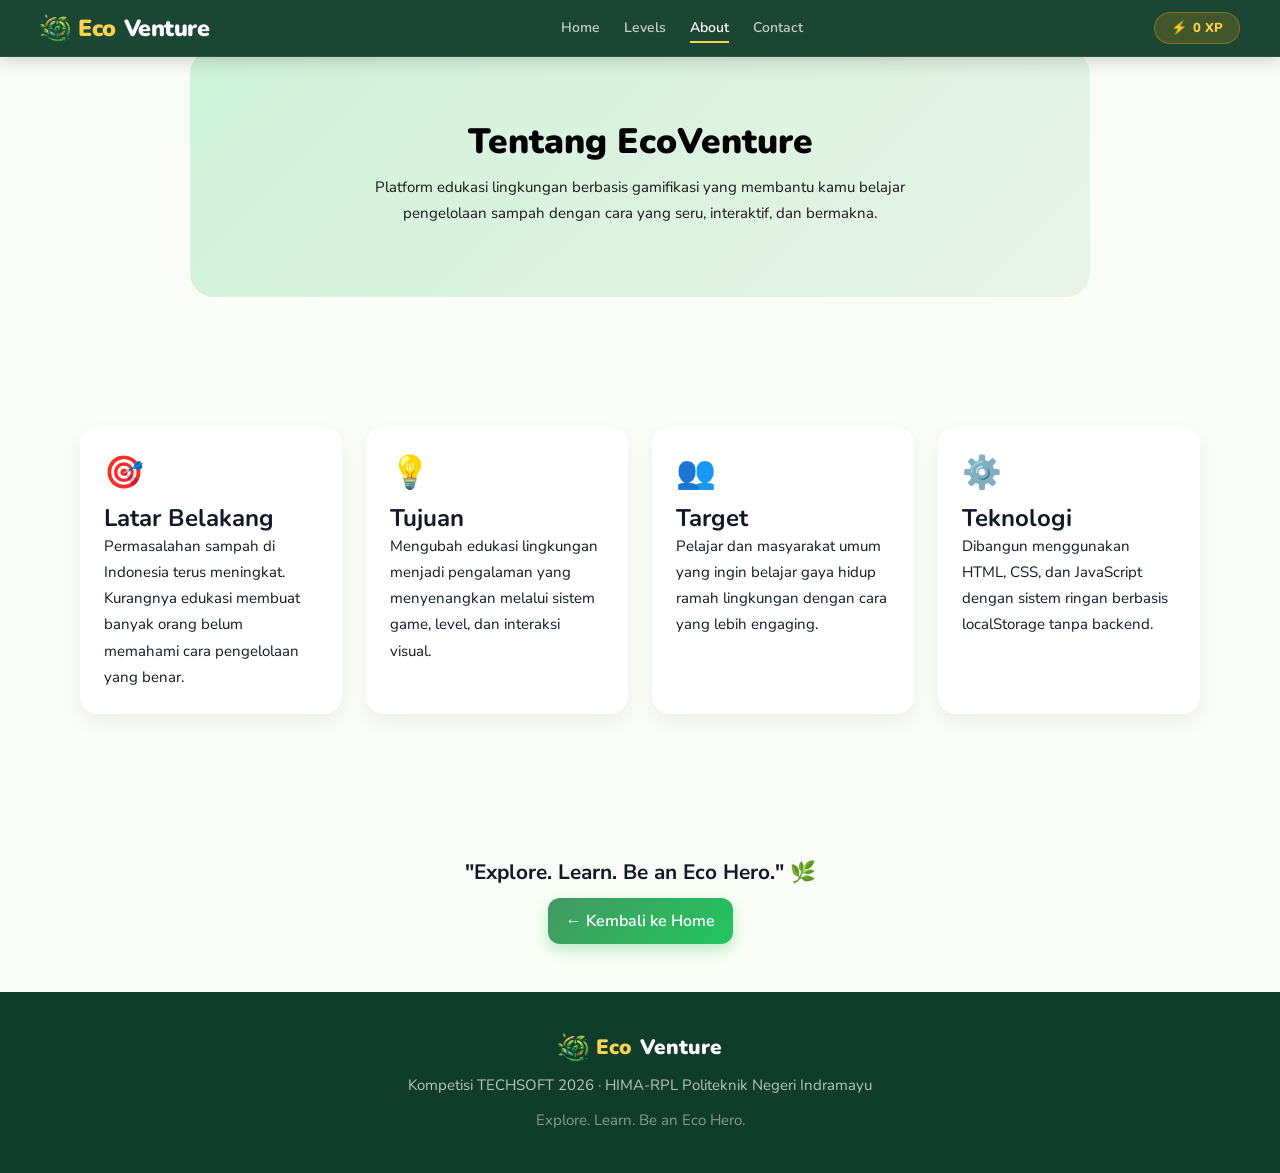
<file: about.html>
<!DOCTYPE html>
<html lang="id">
<head>
<meta charset="UTF-8">
<meta name="viewport" content="width=device-width,initial-scale=1.0">
<title>About — EcoVenture</title>
<style>
/* HERO */

.btn-primary {
  background: linear-gradient(135deg,  rgba(21,128,61,.8), #22c55e); /* hijau eco */
  color: white;
  border: none;
  padding: 12px 18px;
  border-radius: 12px;
  font-weight: 600;
  cursor: pointer;
  transition: all 0.25s ease;
  box-shadow: 0 6px 15px rgba(34, 197, 94, 0.3);
}

/* hover effect */
.btn-primary:hover {
  transform: translateY(-2px);
  box-shadow: 0 10px 22px rgba(34, 197, 94, 0.45);
  background: linear-gradient(135deg, #20934a, #16a34a);
}

/* klik effect */
.btn-primary:active {
  transform: scale(0.97);
  box-shadow: 0 4px 10px rgba(34, 197, 94, 0.3);
}


.hero-card {
  background: linear-gradient(135deg, rgba(34,197,94,0.2), rgba(21,128,61,0.08));
  color: rgb(0, 0, 0);
  padding: 70px 30px;
  text-align: center;
  border-radius: 24px;
  margin: 50px auto;
  max-width: 900px;
  position: relative;
  overflow: hidden;
}

.hero-card h1 {
  font-size: 2.2rem;
  margin-bottom: 12px;
}

.hero-card p {
  opacity: 0.9;
  max-width: 600px;
  margin: auto;
}

/* GRID */
.card-grid {
  display: grid;
  grid-template-columns: repeat(auto-fit, minmax(260px,1fr));
  gap: 24px;
}

/* CARD */
.eco-card {
  background: white;
  border-radius: 18px;
  padding: 24px;
  box-shadow: 0 8px 20px rgba(0,0,0,0.06);
  transition: .3s;
}

.eco-card:hover {
  transform: translateY(-6px);
}

.card-icon {
  font-size: 2rem;
  margin-bottom: 10px;
}

/* TEAM CARD */
.team-card-modern {
  background: white;
  border-radius: 18px;
  padding: 20px;
  text-align: center;
  box-shadow: 0 8px 20px rgba(0,0,0,0.05);
  transition: .3s;
}

.team-card-modern:hover {
  transform: translateY(-6px);
}

.avatar {
  font-size: 2.5rem;
  margin-bottom: 10px;
}

/* CTA */
.cta-card {
  text-align: center;
  margin: 60px 0;
}

.cta-card p {
  font-size: 1.3rem;
  font-weight: 700;
  margin-bottom: 20px;
}
.logo {
  display: flex;
  align-items: center;
  justify-content: center; /* ini bikin ke tengah */
  gap: 8px;
}

.logo-icon {
  width: 32px; /* atur sesuai kebutuhan */
  height: 32px;
  object-fit: contain;
}

</style>
<link rel="preconnect" href="https://fonts.googleapis.com">
<link href="https://fonts.googleapis.com/css2?family=Poppins:wght@400;500;600;700;800&family=Inter:wght@400;500&display=swap" rel="stylesheet">
<link rel="stylesheet" href="css/main.css">
</head>
<body>
<script src="js/state.js"></script>
<script src="js/nav.js"></script>
<main>

  <!-- HERO -->
  <section class="hero-card">
    <h1>Tentang EcoVenture</h1>
    <p>
      Platform edukasi lingkungan berbasis gamifikasi yang membantu kamu belajar
      pengelolaan sampah dengan cara yang seru, interaktif, dan bermakna.
    </p>
  </section>

  <!-- INFO CARDS -->
  <section class="section">
    <div class="card-grid">

      <div class="eco-card">
        <div class="card-icon">🎯</div>
        <h3>Latar Belakang</h3>
        <p>
          Permasalahan sampah di Indonesia terus meningkat. Kurangnya edukasi
          membuat banyak orang belum memahami cara pengelolaan yang benar.
        </p>
      </div>

      <div class="eco-card">
        <div class="card-icon">💡</div>
        <h3>Tujuan</h3>
        <p>
          Mengubah edukasi lingkungan menjadi pengalaman yang menyenangkan
          melalui sistem game, level, dan interaksi visual.
        </p>
      </div>

      <div class="eco-card">
        <div class="card-icon">👥</div>
        <h3>Target</h3>
        <p>
          Pelajar dan masyarakat umum yang ingin belajar gaya hidup ramah
          lingkungan dengan cara yang lebih engaging.
        </p>
      </div>

      <div class="eco-card">
        <div class="card-icon">⚙️</div>
        <h3>Teknologi</h3>
        <p>
          Dibangun menggunakan HTML, CSS, dan JavaScript dengan sistem ringan
          berbasis localStorage tanpa backend.
        </p>
      </div>

    </div>
  </section>

  <!-- CTA -->
  <section class="cta-card">
    <p>"Explore. Learn. Be an Eco Hero." 🌿</p>
    <a href="index.html" class="btn-primary">← Kembali ke Home</a>
  </section>

</main>
<footer>
  <div class="footer-logo">
  <a href="index.html" class="logo">
    <img src="assets/logo.svg" alt="EcoVenture Logo" class="logo-icon">
    <span>Eco</span>Venture
    </a></div>
  <p>Kompetisi TECHSOFT 2026 · HIMA-RPL Politeknik Negeri Indramayu</p>
  <p style="margin-top:8px;opacity:.7">Explore. Learn. Be an Eco Hero.</p>
</footer>
<script src="js/state.js"></script>
<script>updateNavXP()</script>
</body>
</html>
</file>
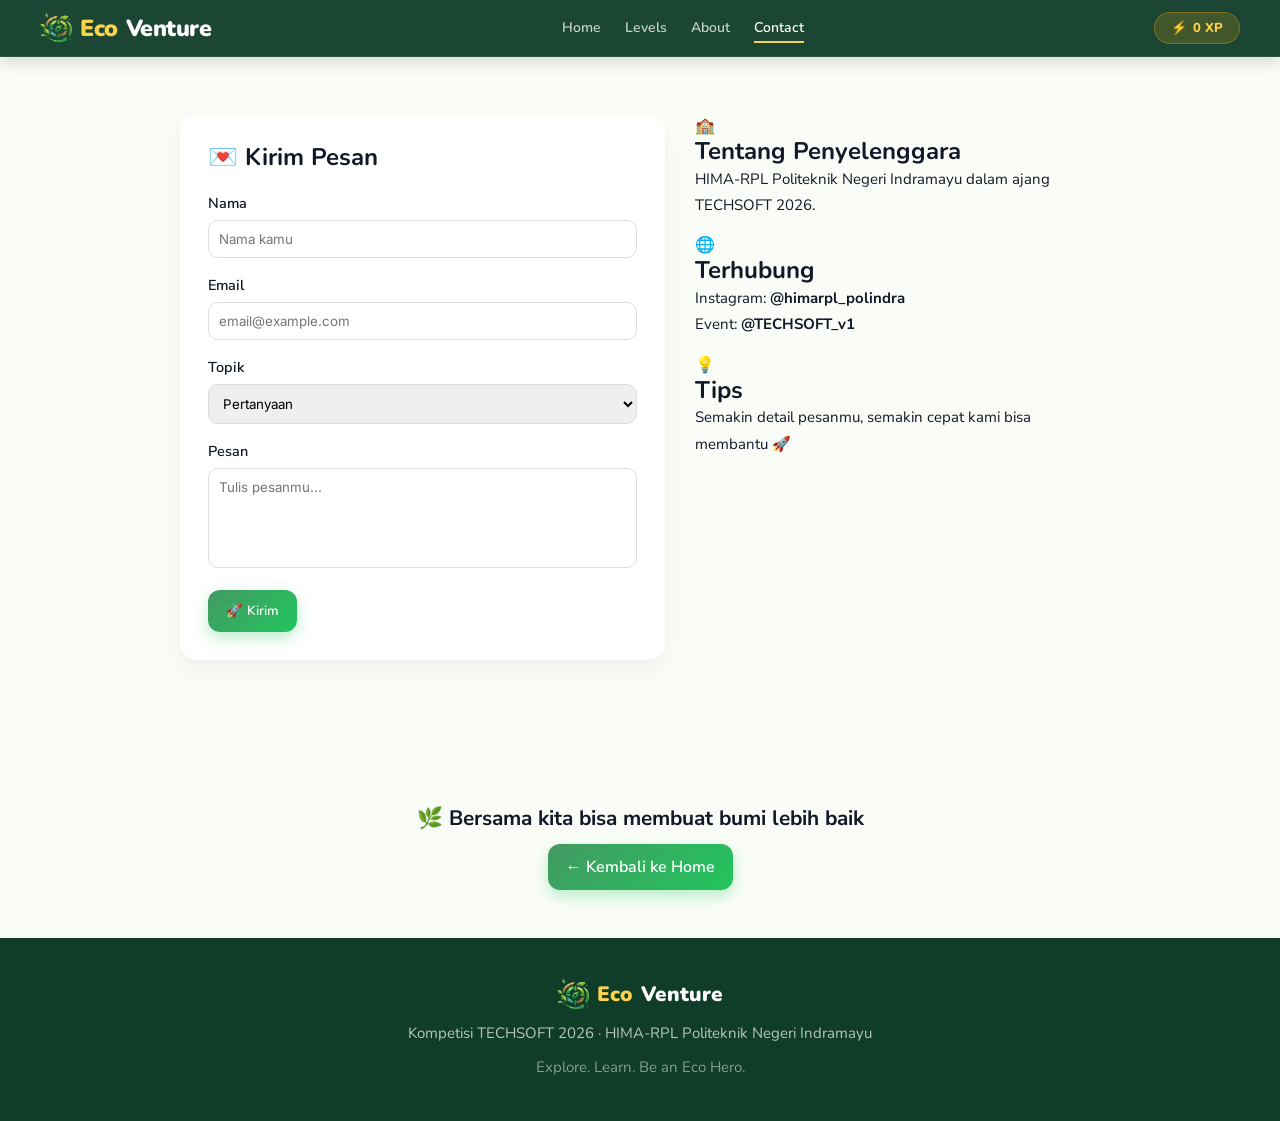
<file: contact.html>
<!DOCTYPE html>
<html lang="id">
<head>
<meta charset="UTF-8">
<meta name="viewport" content="width=device-width,initial-scale=1.0">
<title>Contact — EcoVenture</title>
<link rel="preconnect" href="https://fonts.googleapis.com">
<link href="https://fonts.googleapis.com/css2?family=Poppins:wght@400;500;600;700;800&family=Inter:wght@400;500&display=swap" rel="stylesheet">
<link rel="stylesheet" href="css/main.css">
<style>

.btn-primary {
  background: linear-gradient(135deg,  rgba(21,128,61,.8), #22c55e); /* hijau eco */
  color: white;
  border: none;
  padding: 12px 18px;
  border-radius: 12px;
  font-weight: 600;
  cursor: pointer;
  transition: all 0.25s ease;
  box-shadow: 0 6px 15px rgba(34, 197, 94, 0.3);
}

/* hover effect */
.btn-primary:hover {
  transform: translateY(-2px);
  box-shadow: 0 10px 22px rgba(34, 197, 94, 0.45);
  background: linear-gradient(135deg, #20934a, #16a34a);
}

/* klik effect */
.btn-primary:active {
  transform: scale(0.97);
  box-shadow: 0 4px 10px rgba(34, 197, 94, 0.3);
}
.logo {
  display: flex;
  align-items: center;
  justify-content: center; /* ini bikin ke tengah */
  gap: 8px;
}

.logo-icon {
  width: 32px; /* atur sesuai kebutuhan */
  height: 32px;
  object-fit: contain;
}

.cta-card {
  text-align: center;
  margin: 60px 0;
}

.cta-card p {
  font-size: 1.3rem;
  font-weight: 700;
  margin-bottom: 20px;
}

  /* CONTACT LAYOUT */
.contact-wrapper {
  display: grid;
  grid-template-columns: 1.2fr 1fr;
  gap: 30px;
  max-width: 1000px;
  margin: auto;
}

/* FORM CARD */
.contact-card {
  background: white;
  padding: 28px;
  border-radius: 18px;
  margin-top: 35px;
  box-shadow: 0 10px 25px rgba(0,0,0,0.05);
}

.contact-card h3 {
  margin-bottom: 20px;
}

/* FORM */
.form-group {
  margin-bottom: 16px;
}

.form-group label {
  font-size: 0.9rem;
  font-weight: 600;
}

.form-group input,
.form-group select,
.form-group textarea {
  width: 100%;
  padding: 10px;
  border-radius: 10px;
  border: 1px solid #ddd;
  margin-top: 6px;
  font-family: 'Inter', sans-serif;
}

.form-group textarea {
  min-height: 100px;
  resize: none;
}

/* RIGHT SIDE */
.contact-info {
  display: flex;
  flex-direction: column;
  gap: 16px;
  margin-top: 35px;
}

/* RESPONSIVE */
@media(max-width:768px){
  .contact-wrapper {
    grid-template-columns: 1fr;
  }
}
</style>
</head>
<body>
<script src="js/state.js"></script>
<script src="js/nav.js"></script>
<main>
  <!-- CONTENT -->
  <section class="section contact-wrapper">

    <!-- LEFT: FORM -->
    <div class="contact-card">

      <h3>💌 Kirim Pesan</h3>

      <div class="form-group">
        <label>Nama</label>
        <input type="text" id="name" placeholder="Nama kamu">
      </div>

      <div class="form-group">
        <label>Email</label>
        <input type="email" id="email" placeholder="email@example.com">
      </div>

      <div class="form-group">
        <label>Topik</label>
        <select id="subject">
          <option>Pertanyaan</option>
          <option>Saran & Feedback</option>
          <option>Laporkan Bug 🐞</option>
          <option>Kolaborasi</option>
        </select>
      </div>

      <div class="form-group">
        <label>Pesan</label>
        <textarea id="message" placeholder="Tulis pesanmu..."></textarea>
      </div>

      <button class="btn-primary" onclick="submitForm()">🚀 Kirim</button>

    </div>

    <!-- RIGHT: INFO -->
    <div class="contact-info">

      <div class="eco-card">
        <div class="card-icon">🏫</div>
        <h3>Tentang Penyelenggara</h3>
        <p>
          HIMA-RPL Politeknik Negeri Indramayu  
          dalam ajang TECHSOFT 2026.
        </p>
      </div>

      <div class="eco-card">
        <div class="card-icon">🌐</div>
        <h3>Terhubung</h3>
        <p>Instagram: <strong>@himarpl_polindra</strong></p>
        <p>Event: <strong>@TECHSOFT_v1</strong></p>
      </div>

      <div class="eco-card">
        <div class="card-icon">💡</div>
        <h3>Tips</h3>
        <p>
          Semakin detail pesanmu, semakin cepat kami bisa membantu 🚀
        </p>
      </div>

    </div>

  </section>

  <!-- CTA -->
  <section class="cta-card">
    <p>🌿 Bersama kita bisa membuat bumi lebih baik</p>
    <a href="index.html" class="btn-primary">← Kembali ke Home</a>
  </section>

</main>
<footer>
  <div class="footer-logo">
  <a href="index.html" class="logo">
    <img src="assets/logo.svg" alt="EcoVenture Logo" class="logo-icon">
    <span>Eco</span>Venture
    </a></div>
  <p>Kompetisi TECHSOFT 2026 · HIMA-RPL Politeknik Negeri Indramayu</p>
  <p style="margin-top:8px;opacity:.7">Explore. Learn. Be an Eco Hero.</p>
</footer>

<script src="js/state.js"></script>
<script>
function submitForm() {
  const name = document.getElementById('name').value.trim();
  const email = document.getElementById('email').value.trim();
  const msg = document.getElementById('message').value.trim();
  if (!name || !email || !msg) {
    showNotif('⚠️ Harap isi semua field terlebih dahulu!');
    return;
  }
  showNotif('✅ Pesan terkirim! Terima kasih, ' + name + '!');
  document.getElementById('name').value='';
  document.getElementById('email').value='';
  document.getElementById('message').value='';
}
updateNavXP();
</script>
</body>
</html>
</file>
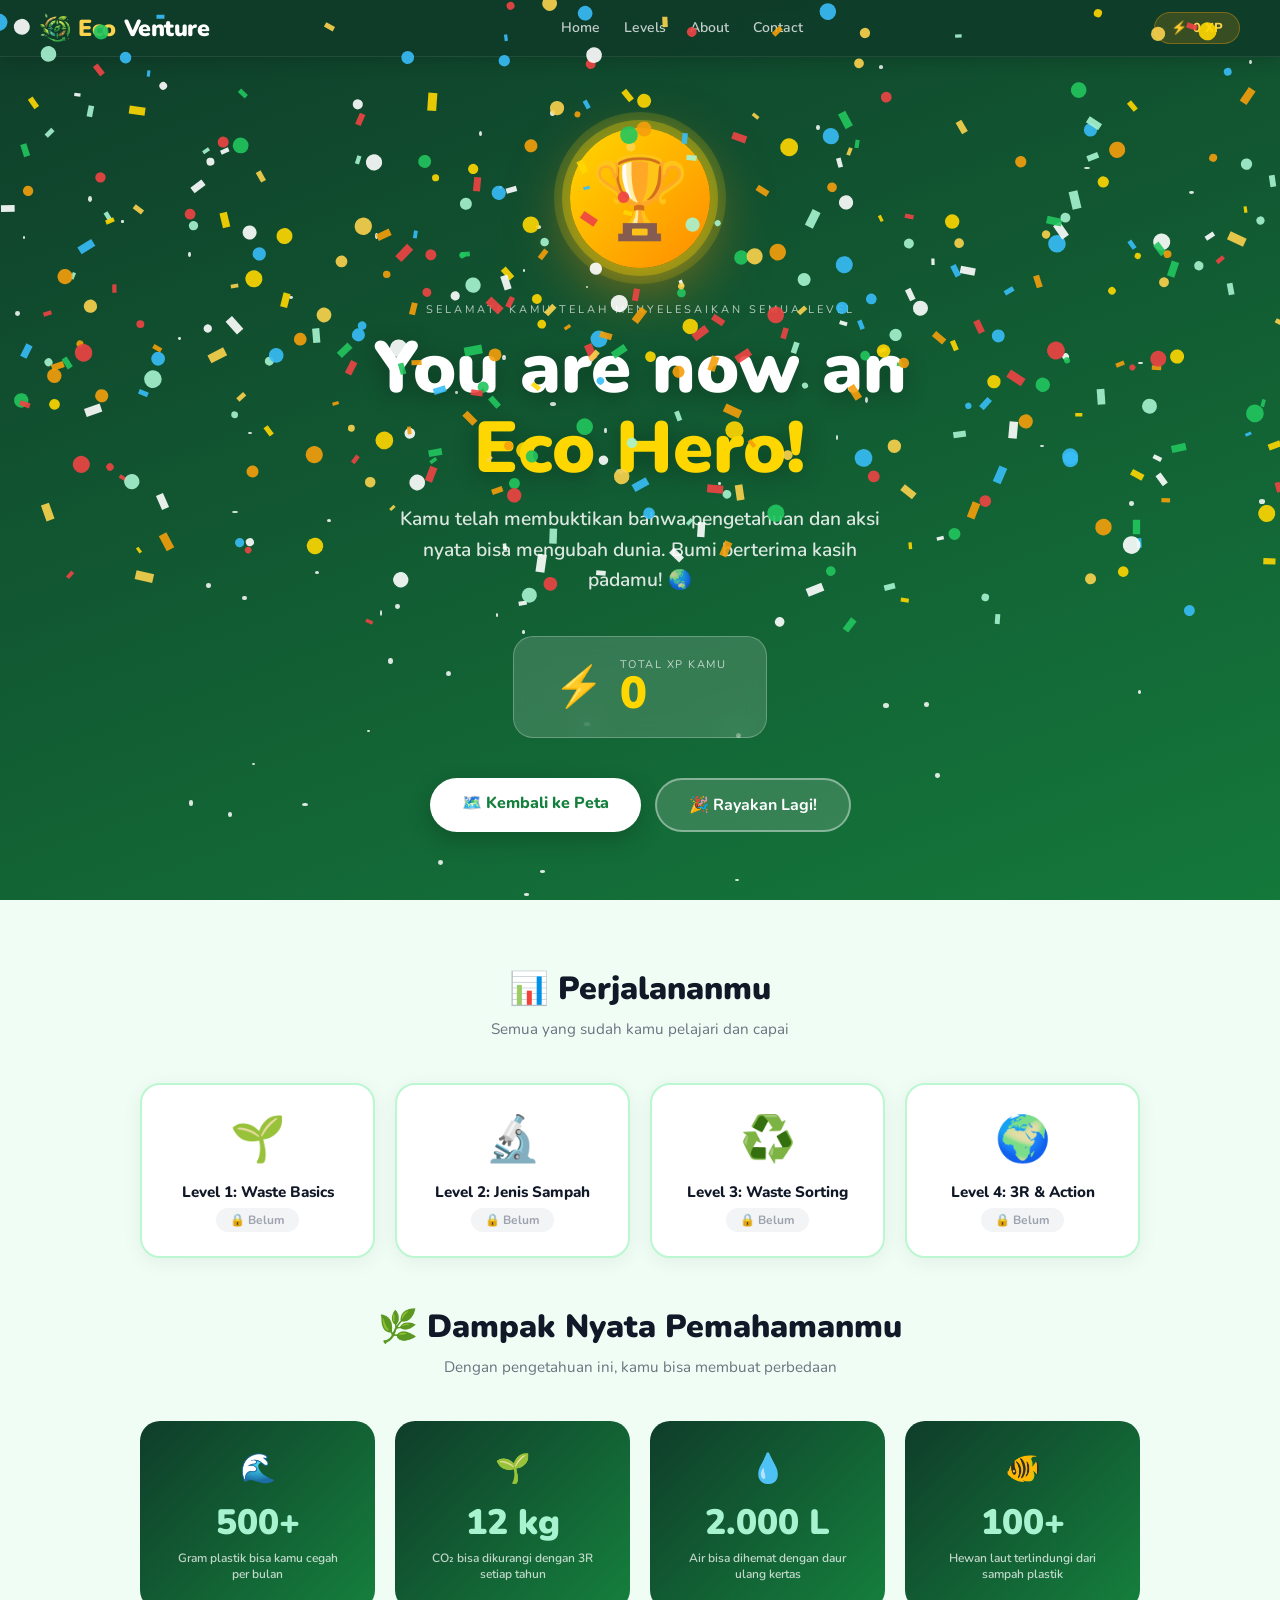
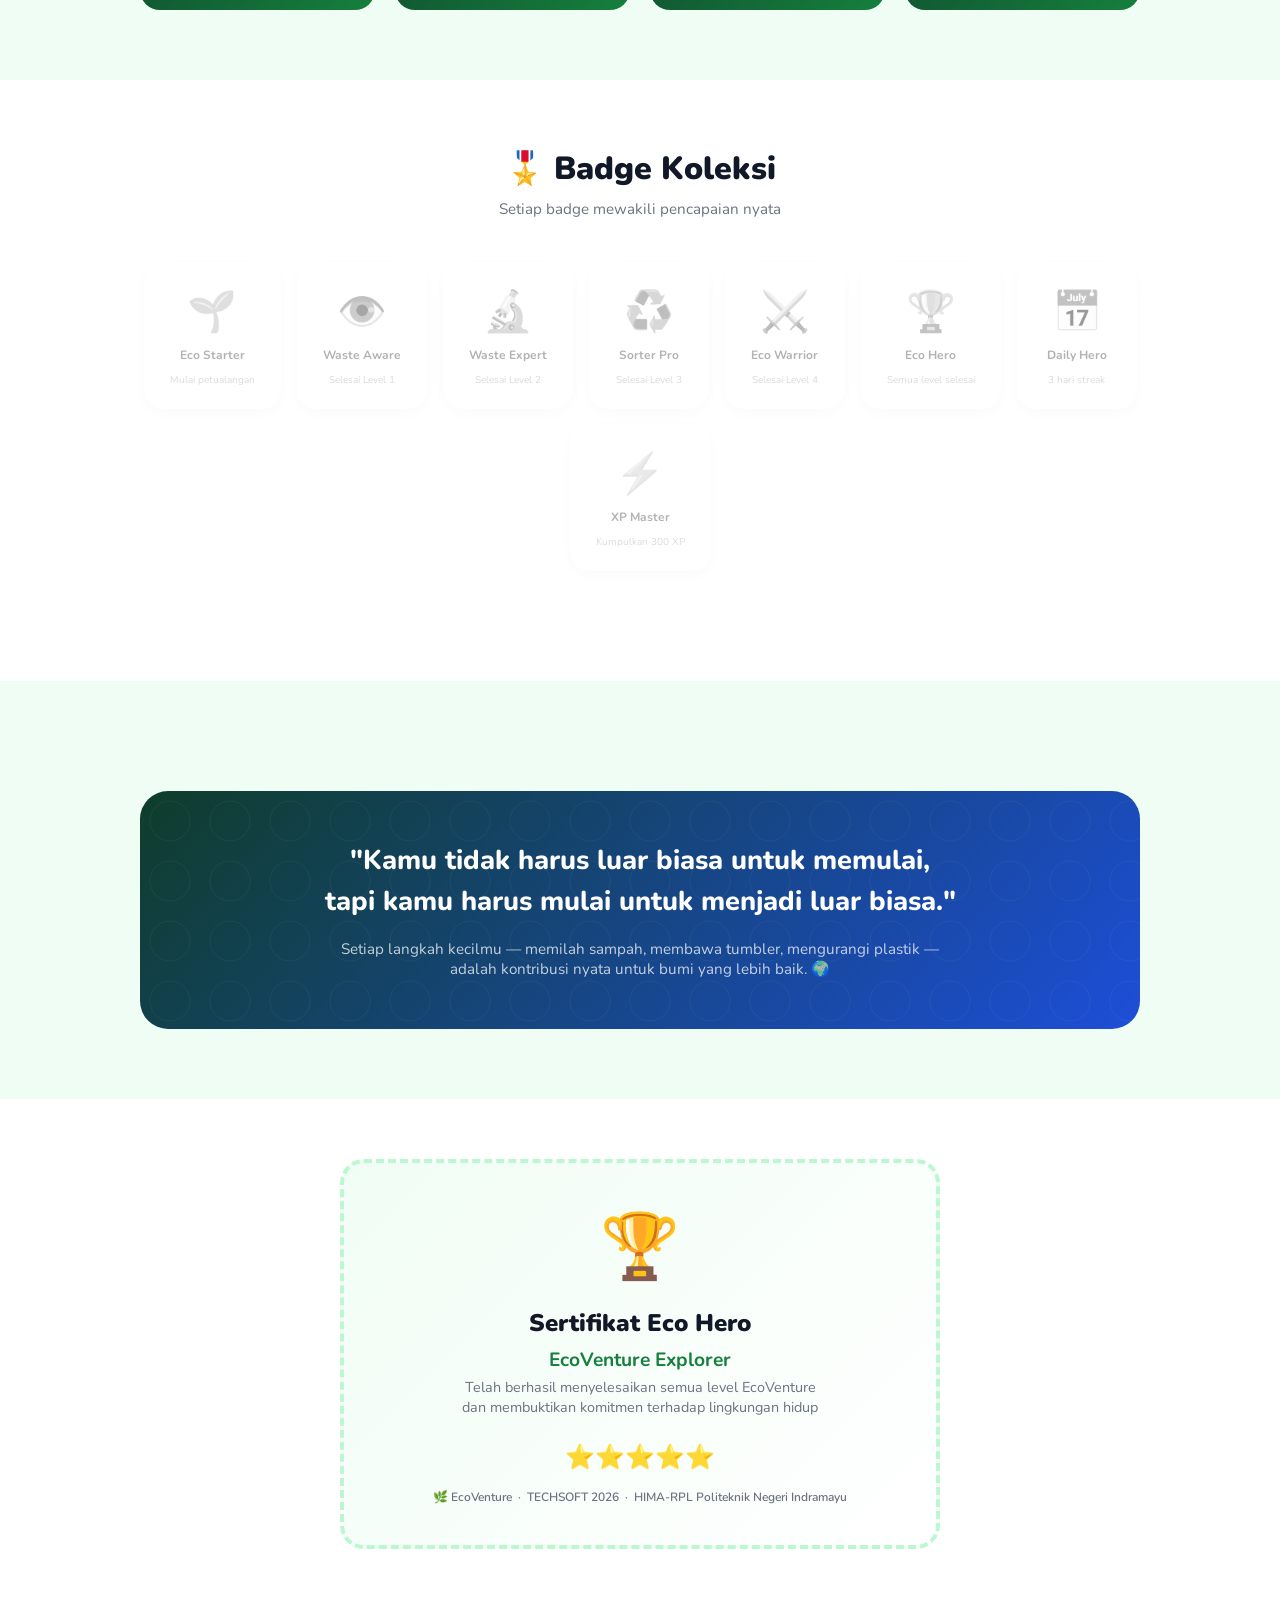
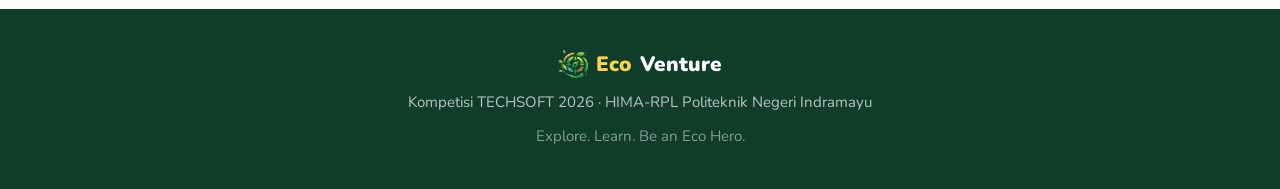
<file: eco-hero.html>
<!DOCTYPE html>
<html lang="id">
<head>
<meta charset="UTF-8">
<meta name="viewport" content="width=device-width,initial-scale=1">
<title>Eco Hero 🏆 | EcoVenture</title>
<link rel="preconnect" href="https://fonts.googleapis.com">
<link href="https://fonts.googleapis.com/css2?family=Nunito:wght@400;600;700;800;900&family=Nunito+Sans:wght@400;600&display=swap" rel="stylesheet">
<link rel="stylesheet" href="css/main.css">
<style>

.logo {
  display: flex;
  align-items: center;
  justify-content: center; /* ini bikin ke tengah */
  gap: 8px;
}

body {
  background: linear-gradient(160deg, #0F3D2A 0%, #15803D 40%, #22C55E 100%);
  min-height: 100vh; font-family: 'Nunito', sans-serif;
  overflow-x: hidden;
}

/* ── Confetti canvas ── */
#confetti-canvas {
  position: fixed; inset: 0; pointer-events: none; z-index: 9999;
}

/* ── Hero section ── */
.hero-section {
  min-height: 100vh; display: flex; flex-direction: column;
  align-items: center; justify-content: center;
  text-align: center; padding: 120px 20px 60px; position: relative;
}

/* Stars twinkling background */
.stars { position: fixed; inset: 0; pointer-events: none; z-index: 0; overflow: hidden; }
.star {
  position: absolute; width: 4px; height: 4px; border-radius: 50%;
  background: rgba(255,255,255,.85);
  animation: twinkle var(--dur, 3s) ease-in-out infinite var(--delay, 0s);
}
@keyframes twinkle { 0%,100%{opacity:.2;transform:scale(.8)} 50%{opacity:1;transform:scale(1.3)} }

/* Badge trophy */
.trophy-wrap {
  position: relative; margin-bottom: 32px; z-index: 2;
  animation: float 3s ease-in-out infinite;
}
@keyframes float { 0%,100%{transform:translateY(0)} 50%{transform:translateY(-14px)} }
.trophy-glow {
  width: 180px; height: 180px; border-radius: 50%;
  background: radial-gradient(circle, rgba(255,238,88,.35) 0%, transparent 70%);
  position: absolute; top: 50%; left: 50%; transform: translate(-50%,-50%);
  animation: pulse-glow 2s ease-in-out infinite;
}
@keyframes pulse-glow { 0%,100%{transform:translate(-50%,-50%) scale(1);opacity:.6} 50%{transform:translate(-50%,-50%) scale(1.3);opacity:1} }
.trophy-circle {
  width: 140px; height: 140px; border-radius: 50%;
  background: linear-gradient(135deg, #FFD700, #FF8C00);
  display: flex; align-items: center; justify-content: center;
  font-size: 5rem; position: relative; z-index: 2;
  box-shadow: 0 0 0 8px rgba(255,215,0,.3), 0 0 0 16px rgba(255,215,0,.15), 0 20px 60px rgba(255,140,0,.5);
}

/* Title */
.hero-pretitle {
  font-size: 11px; letter-spacing: 3px; text-transform: uppercase;
  color: rgba(255,255,255,.7); margin-bottom: 10px; z-index: 2; position: relative;
}
.hero-main-title {
  font-size: clamp(2.5rem, 8vw, 4.5rem); font-weight: 900; color: #fff;
  line-height: 1.1; margin-bottom: 16px; z-index: 2; position: relative;
  text-shadow: 0 4px 24px rgba(0,0,0,.3);
}
.hero-main-title .gold { color: #FFD700; }
.hero-subtitle {
  font-size: clamp(1rem, 2.5vw, 1.2rem); color: rgba(255,255,255,.85);
  font-weight: 600; max-width: 500px; line-height: 1.6;
  z-index: 2; position: relative; margin-bottom: 40px;
}

/* XP counter */
.xp-display {
  background: rgba(255,255,255,.15); backdrop-filter: blur(12px);
  border: 1px solid rgba(255,255,255,.25); border-radius: 20px;
  padding: 20px 40px; display: inline-flex; align-items: center; gap: 16px;
  z-index: 2; position: relative; margin-bottom: 40px;
}
.xp-icon { font-size: 2.5rem; }
.xp-info { text-align: left; }
.xp-label { font-size: 11px; letter-spacing: 1.5px; text-transform: uppercase; color: rgba(255,255,255,.7); }
.xp-value { font-size: 2.8rem; font-weight: 900; color: #FFD700; line-height: 1; }

/* Action buttons */
.action-btns { display: flex; gap: 14px; flex-wrap: wrap; justify-content: center; z-index: 2; position: relative; }
.btn-primary {
  background: #fff; color: #15803D;
  padding: 14px 32px; border-radius: 50px; font-weight: 800; font-size: 1rem;
  text-decoration: none; border: none; cursor: pointer;
  box-shadow: 0 8px 24px rgba(0,0,0,.2);
  transition: all .25s;
}
.btn-primary:hover { background: #FEF9C3; transform: translateY(-3px) scale(1.03); }
.btn-secondary {
  background: rgba(255,255,255,.15); color: #fff;
  border: 2px solid rgba(255,255,255,.4);
  padding: 14px 32px; border-radius: 50px; font-weight: 700; font-size: 1rem;
  text-decoration: none; cursor: pointer;
  transition: all .25s;
}
.btn-secondary:hover { background: rgba(255,255,255,.25); transform: translateY(-2px); }

/* ── Content sections ── */
.content-section {
  background: #F0FDF4; padding: 70px 20px;
}
.content-inner { max-width: 1000px; margin: 0 auto; }

.section-heading {
  text-align: center; font-size: clamp(1.4rem, 3vw, 2rem); font-weight: 900;
  color: #111827; margin-bottom: 8px;
}
.section-sub { text-align: center; color: #6B7280; margin-bottom: 40px; font-size: .95rem; }

/* Progress summary cards */
.progress-summary {
  display: grid; grid-template-columns: repeat(auto-fill, minmax(220px, 1fr));
  gap: 20px; margin-bottom: 40px;
}
.prog-card {
  background: #fff; border-radius: 20px; padding: 24px; text-align: center;
  box-shadow: 0 4px 20px rgba(0,0,0,.06); border: 2px solid #BBF7D0;
  transition: transform .25s;
}
.prog-card:hover { transform: translateY(-4px); }
.prog-card .icon { font-size: 2.8rem; margin-bottom: 12px; }
.prog-card .title { font-size: .95rem; font-weight: 800; color: #111827; margin-bottom: 6px; }
.prog-card .status {
  display: inline-flex; align-items: center; gap: 6px;
  background: #DCFCE7; color: #15803D;
  border-radius: 99px; padding: 4px 14px; font-size: 12px; font-weight: 700;
}
.prog-card .status.locked { background: #F3F4F6; color: #9CA3AF; }
.prog-card .xp-gained { font-size: 13px; color: #6B7280; margin-top: 8px; font-weight: 600; }

/* Badge wall */
.badge-grid {
  display: flex; flex-wrap: wrap; gap: 16px; justify-content: center;
  margin-bottom: 40px;
}
.badge-item {
  display: flex; flex-direction: column; align-items: center; gap: 8px;
  background: #fff; border-radius: 20px; padding: 20px 24px;
  box-shadow: 0 4px 16px rgba(0,0,0,.06);
  border: 2px solid transparent; min-width: 120px;
  transition: transform .25s, border-color .25s;
}
.badge-item:hover { transform: translateY(-4px); border-color: #FCD34D; }
.badge-item .b-icon { font-size: 2.5rem; }
.badge-item .b-name { font-size: 12px; font-weight: 700; color: #374151; text-align: center; }
.badge-item.earned { border-color: #FCD34D; background: linear-gradient(135deg, #FFFBEB, #fff); }
.badge-item.locked-badge { opacity: .4; filter: grayscale(1); }

/* Impact stats */
.impact-row {
  display: grid; grid-template-columns: repeat(auto-fill, minmax(200px, 1fr));
  gap: 20px;
}
.impact-box {
  background: linear-gradient(135deg, #0F3D2A, #15803D);
  border-radius: 20px; padding: 28px; text-align: center; color: #fff;
}
.impact-box .imp-num { font-size: 2.2rem; font-weight: 900; color: #A7F3D0; }
.impact-box .imp-lbl { font-size: 12px; color: rgba(255,255,255,.75); font-weight: 600; margin-top: 4px; }
.impact-box .imp-icon { font-size: 1.8rem; margin-bottom: 10px; }

/* Message card */
.message-card {
  background: linear-gradient(135deg, #0F3D2A 0%, #1D4ED8 100%);
  border-radius: 28px; padding: 50px 40px; text-align: center; color: #fff;
  margin-top: 40px; position: relative; overflow: hidden;
}
.message-card::before {
  content: ''; position: absolute; inset: 0;
  background: url("data:image/svg+xml,%3Csvg width='60' height='60' viewBox='0 0 60 60' xmlns='http://www.w3.org/2000/svg'%3E%3Cg fill='none'%3E%3Ccircle cx='30' cy='30' r='20' stroke='%23ffffff' stroke-opacity='0.04' stroke-width='1'/%3E%3C/g%3E%3C/svg%3E");
}
.message-card .quote {
  font-size: clamp(1.2rem, 3vw, 1.7rem); font-weight: 800; line-height: 1.5;
  margin-bottom: 16px; position: relative;
}
.message-card .quote-sub {
  font-size: .95rem; color: rgba(255,255,255,.75); position: relative;
}

/* ── Certificate download area ── */
.cert-section {
  background: #fff; padding: 60px 20px; text-align: center;
}
.cert-box {
  max-width: 600px; margin: 0 auto;
  border: 4px dashed #BBF7D0; border-radius: 24px; padding: 40px;
  background: linear-gradient(135deg, #F0FDF4, #fff);
}
.cert-trophy { font-size: 4rem; margin-bottom: 16px; }
.cert-title { font-size: 1.5rem; font-weight: 900; color: #111827; margin-bottom: 8px; }
.cert-name { font-size: 1.2rem; color: #15803D; font-weight: 700; margin-bottom: 4px; }
.cert-desc { font-size: .9rem; color: #6B7280; margin-bottom: 24px; }
.cert-seal {
  display: flex; align-items: center; justify-content: center; gap: 10px;
  font-size: 12px; color: #6B7280; font-weight: 600;
}

/* Reveal animation */
.reveal { opacity:0; transform:translateY(30px); transition:.6s ease; }
.reveal.visible { opacity:1; transform:none; }
</style>
</head>
<body>

<canvas id="confetti-canvas"></canvas>

<div class="stars" id="stars-bg"></div>

<!-- Nav -->
<div id="nav-placeholder"></div>
<script src="js/state.js"></script>
<script src="js/nav.js"></script>

<!-- ══════ HERO ══════ -->
<section class="hero-section">
  <div class="trophy-wrap">
    <div class="trophy-glow"></div>
    <div class="trophy-circle">🏆</div>
  </div>
  <p class="hero-pretitle">Selamat! Kamu telah menyelesaikan semua level</p>
  <h1 class="hero-main-title">You are now an<br><span class="gold">Eco Hero!</span></h1>
  <p class="hero-subtitle">Kamu telah membuktikan bahwa pengetahuan dan aksi nyata bisa mengubah dunia. Bumi berterima kasih padamu! 🌏</p>

  <div class="xp-display">
    <div class="xp-icon">⚡</div>
    <div class="xp-info">
      <div class="xp-label">Total XP Kamu</div>
      <div class="xp-value" id="total-xp">0</div>
    </div>
  </div>

  <div class="action-btns">
    <a href="index.html" class="btn-primary">🗺️ Kembali ke Peta</a>
    <button class="btn-secondary" id="confetti-btn">🎉 Rayakan Lagi!</button>
  </div>
</section>

<!-- ══════ PROGRESS SUMMARY ══════ -->
<section class="content-section">
  <div class="content-inner">
    <h2 class="section-heading reveal">📊 Perjalananmu</h2>
    <p class="section-sub reveal">Semua yang sudah kamu pelajari dan capai</p>

    <div class="progress-summary reveal" id="progress-summary">
      <!-- injected by JS -->
    </div>

    <!-- Impact stats -->
    <h2 class="section-heading reveal" style="margin-top:50px">🌿 Dampak Nyata Pemahamanmu</h2>
    <p class="section-sub reveal">Dengan pengetahuan ini, kamu bisa membuat perbedaan</p>
    <div class="impact-row reveal">
      <div class="impact-box">
        <div class="imp-icon">🌊</div>
        <div class="imp-num">500+</div>
        <div class="imp-lbl">Gram plastik bisa kamu cegah per bulan</div>
      </div>
      <div class="impact-box">
        <div class="imp-icon">🌱</div>
        <div class="imp-num">12 kg</div>
        <div class="imp-lbl">CO₂ bisa dikurangi dengan 3R setiap tahun</div>
      </div>
      <div class="impact-box">
        <div class="imp-icon">💧</div>
        <div class="imp-num">2.000 L</div>
        <div class="imp-lbl">Air bisa dihemat dengan daur ulang kertas</div>
      </div>
      <div class="impact-box">
        <div class="imp-icon">🐠</div>
        <div class="imp-num">100+</div>
        <div class="imp-lbl">Hewan laut terlindungi dari sampah plastik</div>
      </div>
    </div>
  </div>
</section>

<!-- ══════ BADGES ══════ -->
<section style="background:#fff;padding:70px 20px">
  <div class="content-inner">
    <h2 class="section-heading reveal">🎖️ Badge Koleksi</h2>
    <p class="section-sub reveal">Setiap badge mewakili pencapaian nyata</p>
    <div class="badge-grid reveal" id="badge-grid">
      <!-- injected by JS -->
    </div>
  </div>
</section>

<!-- ══════ PESAN ══════ -->
<section class="content-section">
  <div class="content-inner">
    <div class="message-card reveal">
      <div class="quote">
        "Kamu tidak harus luar biasa untuk memulai,<br>
        tapi kamu harus mulai untuk menjadi luar biasa."
      </div>
      <div class="quote-sub">
        Setiap langkah kecilmu — memilah sampah, membawa tumbler, mengurangi plastik —<br>
        adalah kontribusi nyata untuk bumi yang lebih baik. 🌍
      </div>
    </div>
  </div>
</section>

<!-- ══════ CERTIFICATE ══════ -->
<section class="cert-section">
  <div class="cert-box reveal" id="cert-box">
    <div class="cert-trophy">🏆</div>
    <div class="cert-title">Sertifikat Eco Hero</div>
    <div class="cert-name" id="cert-name">EcoVenture Explorer</div>
    <div class="cert-desc">
      Telah berhasil menyelesaikan semua level EcoVenture<br>
      dan membuktikan komitmen terhadap lingkungan hidup
    </div>
    <div style="font-size:1.5rem;margin:16px 0">⭐⭐⭐⭐⭐</div>
    <div class="cert-seal">
      🌿 EcoVenture &nbsp;·&nbsp; TECHSOFT 2026 &nbsp;·&nbsp; HIMA-RPL Politeknik Negeri Indramayu
    </div>
  </div>
</section>

<footer>
  <div class="footer-logo">
  <a href="index.html" class="logo">
    <img src="assets/logo.svg" alt="EcoVenture Logo" class="logo-icon">
    <span>Eco</span>Venture
    </a></div>
  <p>Kompetisi TECHSOFT 2026 · HIMA-RPL Politeknik Negeri Indramayu</p>
  <p style="margin-top:8px;opacity:.7">Explore. Learn. Be an Eco Hero.</p>
</footer>


<script>
// ── Stars ──
(function(){
  const wrap=document.getElementById('stars-bg');
  for(let i=0;i<60;i++){
    const s=document.createElement('div');
    s.className='star';
    s.style.cssText=`left:${Math.random()*100}%;top:${Math.random()*100}%;
      --dur:${2+Math.random()*4}s;--delay:${-Math.random()*4}s;
      width:${2+Math.random()*4}px;height:${2+Math.random()*4}px;`;
    wrap.appendChild(s);
  }
})();

// ── XP counter animation ──
const totalXPEl=document.getElementById('total-xp');
const targetXP=EcoState.getXP()||0;
let current=0;
function animateXP(){
  if(current<targetXP){
    current=Math.min(current+Math.ceil((targetXP-current)/20)+1,targetXP);
    totalXPEl.textContent=current;
    requestAnimationFrame(animateXP);
  }
}
setTimeout(animateXP,500);
updateNavXP();

// ── Progress summary ──
const levels=[
  {id:1,icon:'🌱',name:'Waste Basics',xp:50},
  {id:2,icon:'🔬',name:'Jenis Sampah',xp:75},
  {id:3,icon:'♻️',name:'Waste Sorting',xp:75},
  {id:4,icon:'🌍',name:'3R & Action',xp:100},
];
const pGrid=document.getElementById('progress-summary');
levels.forEach(lv=>{
  const state=EcoState.getLevelState(lv.id);
  const done=state==='done';
  pGrid.innerHTML+=`
  <div class="prog-card">
    <div class="icon">${lv.icon}</div>
    <div class="title">Level ${lv.id}: ${lv.name}</div>
    <div class="status ${done?'':'locked'}">${done?'✅ Selesai':'🔒 Belum'}</div>
    ${done?`<div class="xp-gained">+${lv.xp} XP diperoleh</div>`:''}
  </div>`;
});

// ── Badges ──
const allBadges=[
  {id:'eco_starter',   icon:'🌱', name:'Eco Starter',   desc:'Mulai petualangan'},
  {id:'waste_aware',   icon:'👁️', name:'Waste Aware',   desc:'Selesai Level 1'},
  {id:'waste_expert',  icon:'🔬', name:'Waste Expert',  desc:'Selesai Level 2'},
  {id:'sorter_pro',    icon:'♻️', name:'Sorter Pro',    desc:'Selesai Level 3'},
  {id:'eco_warrior',   icon:'⚔️', name:'Eco Warrior',   desc:'Selesai Level 4'},
  {id:'eco_hero',      icon:'🏆', name:'Eco Hero',      desc:'Semua level selesai'},
  {id:'daily_hero',    icon:'📅', name:'Daily Hero',    desc:'3 hari streak'},
  {id:'xp_master',     icon:'⚡', name:'XP Master',     desc:'Kumpulkan 300 XP'},
];
const earned=EcoState.getBadges()||[];
const bGrid=document.getElementById('badge-grid');
allBadges.forEach(b=>{
  const has=earned.includes(b.id)||
    (b.id==='eco_hero'&&[1,2,3,4].every(id=>EcoState.getLevelState(id)==='done'))||
    (b.id==='xp_master'&&EcoState.getXP()>=300);
  bGrid.innerHTML+=`
  <div class="badge-item ${has?'earned':'locked-badge'}">
    <div class="b-icon">${b.icon}</div>
    <div class="b-name">${b.name}</div>
    <div style="font-size:10px;color:#9CA3AF;margin-top:2px">${b.desc}</div>
  </div>`;
});

// ── Confetti ──
const canvas=document.getElementById('confetti-canvas');
const ctx=canvas.getContext('2d');
let particles=[], animId=null;
const colors=['#22C55E','#FFD700','#38BDF8','#F59E0B','#EF4444','#A7F3D0','#FCD34D','#fff'];

function resizeCanvas(){
  canvas.width=window.innerWidth;
  canvas.height=window.innerHeight;
}
resizeCanvas();
window.addEventListener('resize',resizeCanvas);

function Particle(){
  this.x=Math.random()*canvas.width;
  this.y=Math.random()*canvas.height*.4-20;
  this.r=Math.random()*6+3;
  this.color=colors[Math.floor(Math.random()*colors.length)];
  this.vx=(Math.random()-.5)*4;
  this.vy=Math.random()*3+1;
  this.va=(Math.random()-.5)*.1;
  this.angle=Math.random()*Math.PI*2;
  this.shape=Math.random()<.5?'rect':'circle';
  this.life=1;
}
Particle.prototype.update=function(){
  this.x+=this.vx; this.y+=this.vy;
  this.angle+=this.va;
  this.vy+=.04;
  if(this.y>canvas.height+20)this.life=0;
};
Particle.prototype.draw=function(){
  ctx.save();
  ctx.globalAlpha=this.life*.9;
  ctx.translate(this.x,this.y);
  ctx.rotate(this.angle);
  ctx.fillStyle=this.color;
  if(this.shape==='rect'){
    ctx.fillRect(-this.r,-this.r/2,this.r*2,this.r);
  } else {
    ctx.beginPath();
    ctx.arc(0,0,this.r,0,Math.PI*2);
    ctx.fill();
  }
  ctx.restore();
};

function launchConfetti(count=200){
  for(let i=0;i<count;i++) particles.push(new Particle());
}

function animateConfetti(){
  ctx.clearRect(0,0,canvas.width,canvas.height);
  particles=particles.filter(p=>p.life>0);
  particles.forEach(p=>{ p.update(); p.draw(); });
  if(particles.length>0) animId=requestAnimationFrame(animateConfetti);
  else { cancelAnimationFrame(animId); ctx.clearRect(0,0,canvas.width,canvas.height); }
}

function startConfetti(){
  launchConfetti(250);
  if(animId) cancelAnimationFrame(animId);
  animateConfetti();
}

// Auto-launch on load
setTimeout(startConfetti,400);
// Waves
setTimeout(()=>launchConfetti(150),1200);
setTimeout(()=>launchConfetti(100),2400);

document.getElementById('confetti-btn').addEventListener('click',startConfetti);

// ── Scroll reveal ──
const obs=new IntersectionObserver(entries=>entries.forEach(e=>{
  if(e.isIntersecting)e.target.classList.add('visible');
}),{threshold:.08});
document.querySelectorAll('.reveal').forEach(r=>obs.observe(r));

// ── Check if truly hero ──
const allDone=[1,2,3,4].every(id=>EcoState.getLevelState(id)==='done');
if(allDone){
  // Add eco_hero badge if not already there
  if(!earned.includes('eco_hero')){
    EcoState.addBadge&&EcoState.addBadge('eco_hero');
  }
  showXPToast(50,'🏆 Eco Hero!');
  EcoState.addXP(50);
  updateNavXP();
}
</script>
</body>
</html>
</file>
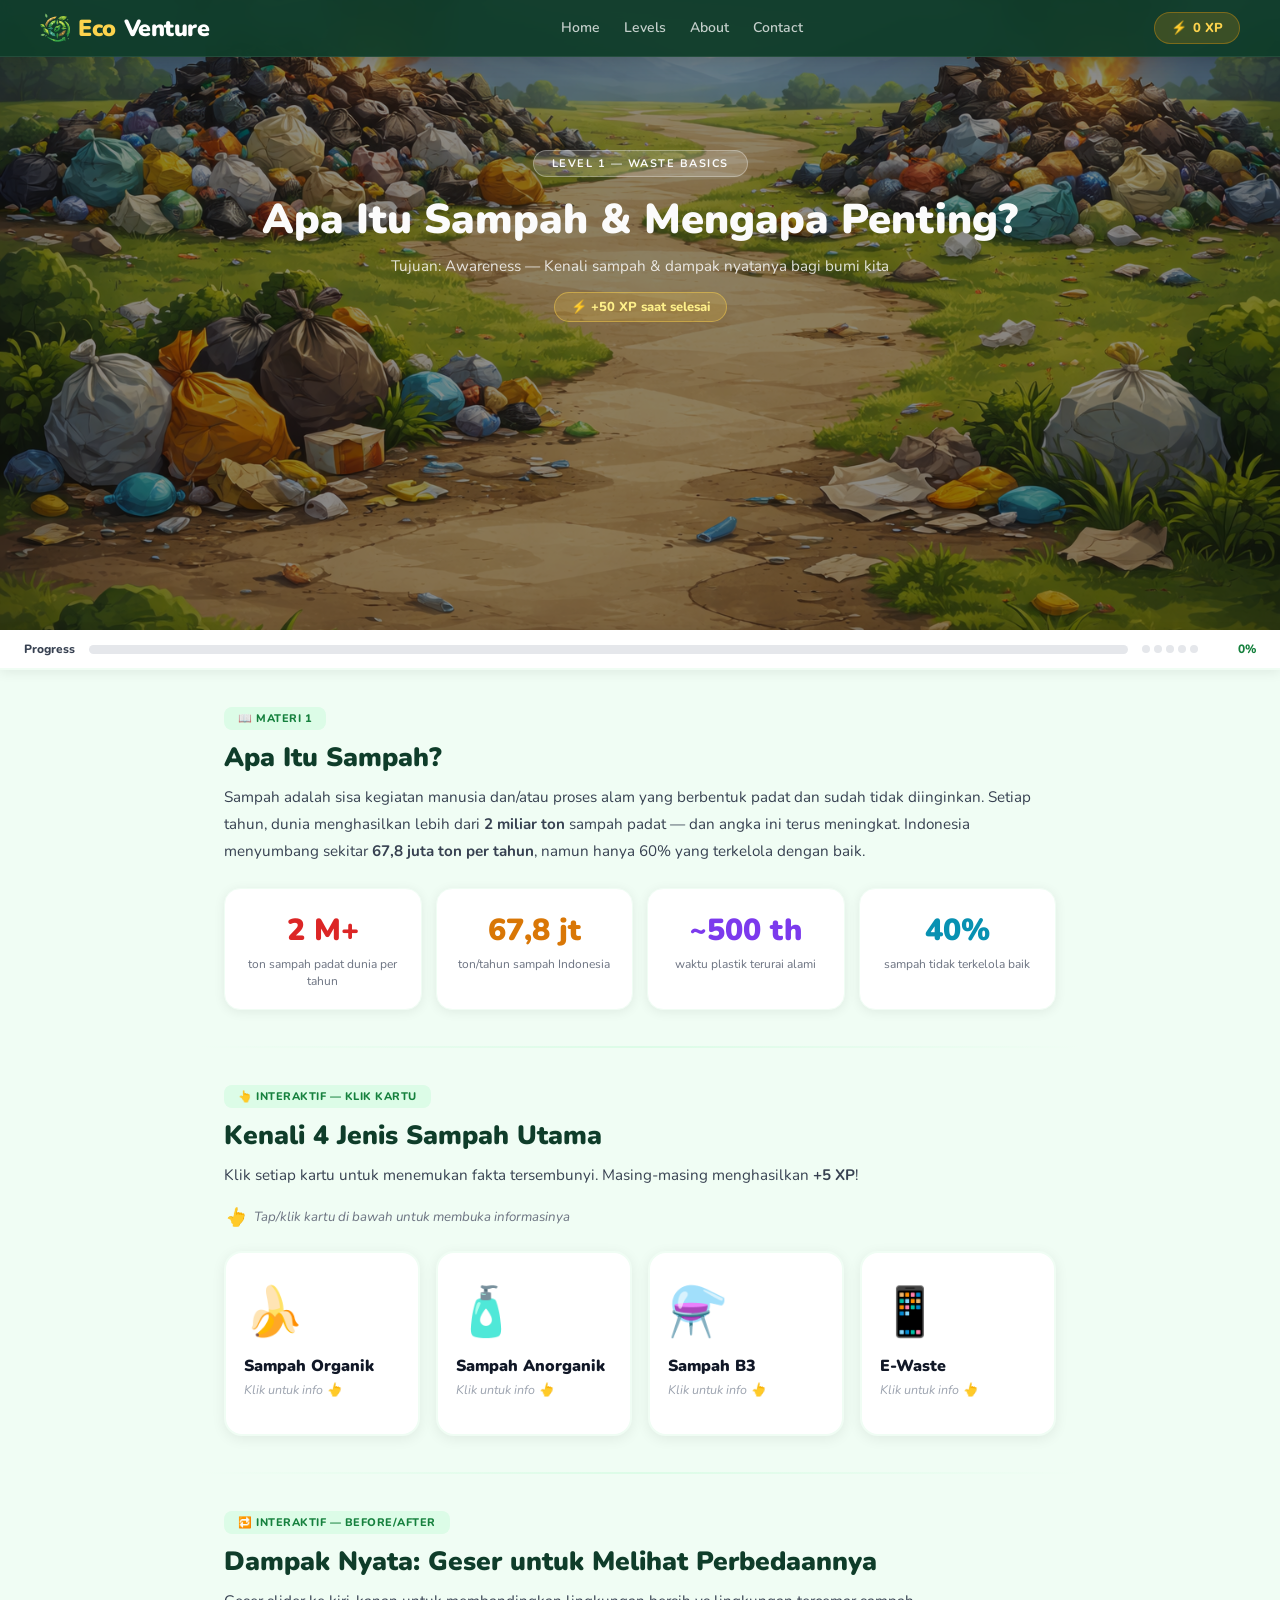
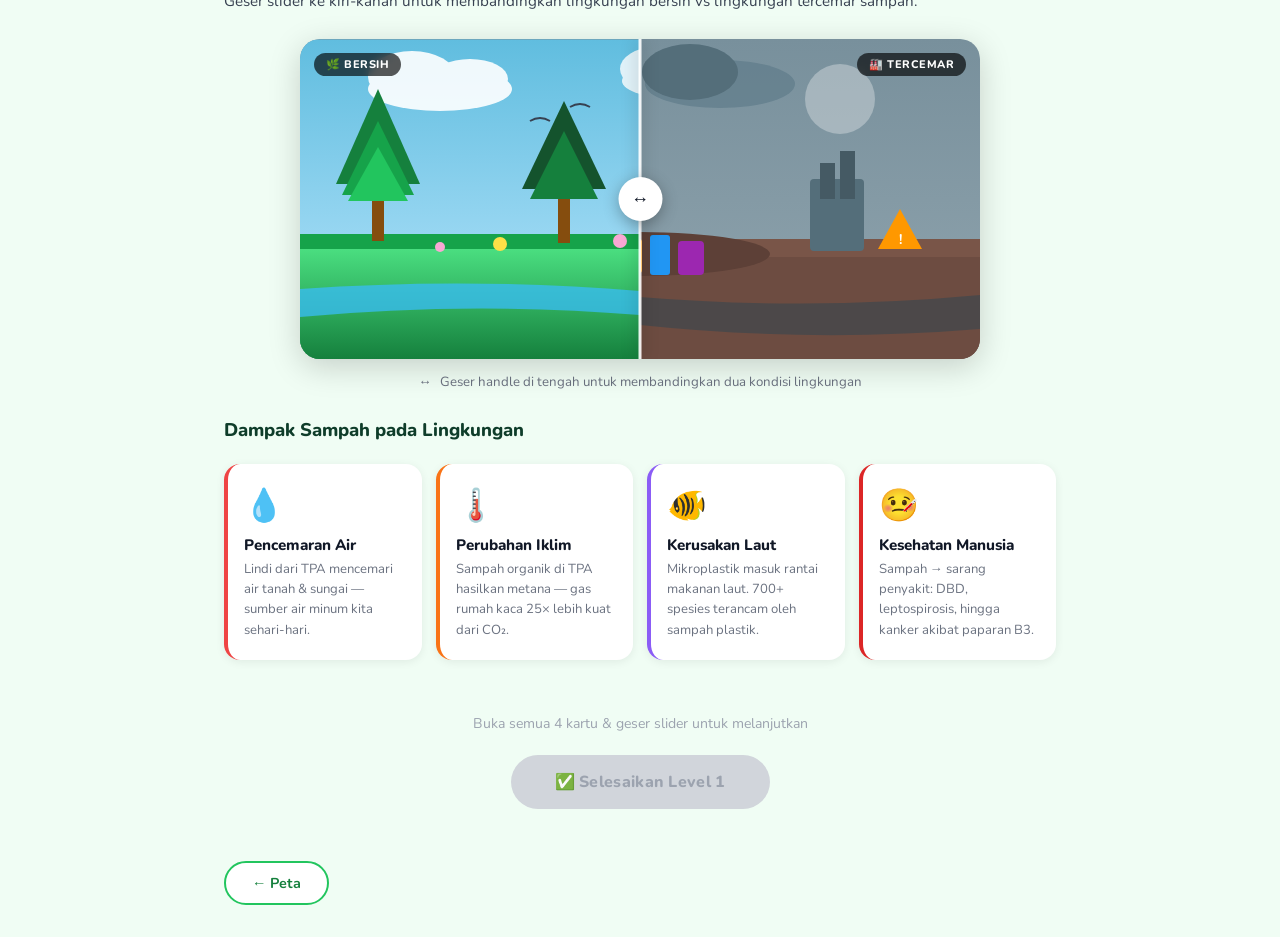
<file: level1.html>
<!DOCTYPE html>
<html lang="id">
<head>
<meta charset="UTF-8">
<meta name="viewport" content="width=device-width,initial-scale=1">
<title>Level 1 – Waste Basics | EcoVenture</title>
<link rel="preconnect" href="https://fonts.googleapis.com">
<link href="https://fonts.googleapis.com/css2?family=Nunito:wght@400;500;600;700;800;900&family=Nunito+Sans:wght@400;600&display=swap" rel="stylesheet">
<link rel="stylesheet" href="css/main.css">
<style>
body { background: #F0FDF4; font-family: 'Nunito', sans-serif; }

/* ── Hero ── */.lv-hero {
  background: url("assets/land2.png") center/cover no-repeat;
  color: #fbfbfb;
  padding: 55px 20px 45px;
  text-align: center;
  position: relative;
  overflow: hidden;
  padding-top: 150px;

  min-height: 70vh; 
  
}

.lv-hero::before {
  content: '';
  position: absolute;
  inset: 0;
   z-index: 0;
  background: rgba(0, 0, 0, 0.45); /* overlay gelap */
}

.lv-hero * {
  position: relative;
  z-index: 1;
}
.lv-badge {
  display: inline-block; background: rgba(255,255,255,.18);
  border: 1px solid rgba(255,255,255,.3); border-radius: 50px;
  padding: 5px 18px; font-size: 11px; font-weight: 700; letter-spacing: 1.5px;
  text-transform: uppercase; margin-bottom: 14px;
}

.lv-hero::before {
  z-index: 0;
}

.lv-hero {
  position: relative;
}

.lv-hero * {
  position: relative;
  z-index: 1;
}
.lv-title { font-size: clamp(1.8rem, 4vw, 2.6rem); font-weight: 900; margin: 0 0 8px; position: relative; }
.lv-subtitle { font-size: .95rem; opacity: .85; margin: 0; position: relative; }
.xp-pill {
  display: inline-flex; align-items: center; gap: 6px;
  background: rgba(252,211,77,.2); border: 1.5px solid rgba(252,211,77,.45);
  border-radius: 50px; padding: 5px 16px; font-size: 13px; font-weight: 800;
  color: #FEF08A; margin-top: 16px; position: relative;
}

/* ── Sticky Progress ── */
.lv-progress {
  background: #fff; padding: 11px 24px; display: flex; align-items: center; gap: 14px;
  box-shadow: 0 2px 12px rgba(0,0,0,.08); position: sticky; top: 60px; z-index: 40;
  border-bottom: 2px solid #F0FDF4;
}
.lv-progress-bar { flex: 1; height: 9px; background: #E5E7EB; border-radius: 99px; overflow: hidden; }
.lv-progress-fill {
  height: 100%; background: linear-gradient(90deg, #22C55E, #4ADE80);
  border-radius: 99px; transition: width .6s cubic-bezier(.4,0,.2,1); width: 0%;
}
.lv-progress-label { font-size: 12px; font-weight: 800; color: #15803D; min-width: 44px; text-align: right; }
.prog-steps { display: flex; gap: 4px; align-items: center; }
.prog-dot { width: 8px; height: 8px; border-radius: 50%; background: #E5E7EB; transition: .3s; }
.prog-dot.done { background: #22C55E; }

/* ── Section ── */
.lv-section { max-width: 880px; margin: 0 auto; padding: 36px 24px; }
.section-label {
  display: inline-flex; align-items: center; gap: 6px;
  background: #DCFCE7; color: #15803D; border-radius: 8px;
  padding: 4px 14px; font-size: 11px; font-weight: 800; letter-spacing: .5px;
  margin-bottom: 12px; text-transform: uppercase;
}
.section-heading { font-size: clamp(1.2rem, 3vw, 1.65rem); font-weight: 900; color: #0F3D2A; margin: 0 0 10px; }
.section-body { color: #374151; line-height: 1.8; font-size: .95rem; }

/* ── Stat Row ── */
.stat-row {
  display: grid; grid-template-columns: repeat(auto-fit, minmax(140px, 1fr));
  gap: 14px; margin-top: 22px;
}
.stat-box {
  background: #fff; border-radius: 16px; padding: 20px 14px; text-align: center;
  box-shadow: 0 2px 12px rgba(0,0,0,.07); border: 1.5px solid #F0FDF4;
  transition: .3s transform;
}
.stat-box:hover { transform: translateY(-3px); }
.stat-num { font-size: 1.9rem; font-weight: 900; color: #DC2626; margin-bottom: 5px; }
.stat-desc { font-size: .75rem; color: #6B7280; line-height: 1.4; }

/* ── Click Cards ── */
.waste-grid {
  display: grid; grid-template-columns: repeat(auto-fit, minmax(196px, 1fr));
  gap: 16px; margin-top: 22px;
}
.waste-card {
  background: #fff; border-radius: 18px; padding: 26px 18px;
  cursor: pointer; box-shadow: 0 3px 14px rgba(0,0,0,.07);
  transition: .25s transform, .25s box-shadow;
  border: 2px solid #F0FDF4; position: relative; overflow: hidden;
}
.waste-card::after {
  content: ''; position: absolute; inset: 0; border-radius: 16px;
  background: var(--card-color); opacity: 0; transition: .3s;
}
.waste-card:hover { transform: translateY(-5px); box-shadow: 0 10px 28px rgba(0,0,0,.12); }
.waste-card:hover::after { opacity: .04; }
.waste-card.revealed { border-color: var(--card-color); }
.waste-card.revealed::after { opacity: .06; }
.card-icon { font-size: 3rem; margin-bottom: 10px; display: block; transition: .3s; }
.waste-card:hover .card-icon { transform: scale(1.1) rotate(-5deg); }
.card-name { font-weight: 900; font-size: 1rem; color: #111827; margin-bottom: 4px; }
.card-hint { font-size: .78rem; color: #9CA3AF; font-style: italic; transition: .2s; }
.waste-card.revealed .card-hint { display: none; }
.card-info {
  max-height: 0; overflow: hidden; transition: max-height .45s ease, opacity .3s;
  opacity: 0; font-size: .86rem; color: #374151; line-height: 1.7; margin-top: 10px;
}
.waste-card.revealed .card-info { max-height: 500px; opacity: 1; }
.card-badge {
  position: absolute; top: 12px; right: 12px;
  background: var(--card-color); color: #fff; font-size: 10px; font-weight: 900;
  padding: 3px 9px; border-radius: 99px; opacity: 0; transition: .3s;
  font-family: 'Nunito', sans-serif;
}
.waste-card.revealed .card-badge { opacity: 1; }
.click-hint {
  display: flex; align-items: center; gap: 8px; margin-top: 16px;
  color: #6B7280; font-size: .83rem; font-style: italic;
}
.click-hint span { font-size: 1.1rem; animation: wiggle 2s infinite; }
@keyframes wiggle { 0%,100%{transform:rotate(0)}25%{transform:rotate(-10deg)}75%{transform:rotate(10deg)} }

/* ── Before/After Slider ── */
.ba-container { margin: 24px 0; }
.ba-wrap {
  position: relative; border-radius: 20px; overflow: hidden;
  max-width: 680px; margin: 0 auto;
  box-shadow: 0 8px 32px rgba(0,0,0,.18);
  user-select: none; touch-action: none; cursor: ew-resize;
}
.ba-img { width: 100%; display: block; border-radius: 18px; }
.ba-after-layer { position: absolute; top: 0; left: 0; width: 100%; height: 100%; }
.ba-after-img { position: absolute; top: 0; left: 0; width: 100%; }
.ba-divider {
  position: absolute; top: 0; bottom: 0; width: 3px;
  background: rgba(255,255,255,.9); left: 50%; transform: translateX(-50%);
  z-index: 10; box-shadow: 0 0 16px rgba(0,0,0,.4);
}
.ba-handle {
  position: absolute; top: 50%; left: 50%; transform: translate(-50%, -50%);
  width: 44px; height: 44px; border-radius: 50%; background: #fff;
  box-shadow: 0 4px 16px rgba(0,0,0,.3);
  display: flex; align-items: center; justify-content: center; font-size: 18px;
  z-index: 11; transition: .2s transform;
}
.ba-wrap:hover .ba-handle { transform: translate(-50%, -50%) scale(1.08); }
.ba-label {
  position: absolute; top: 14px; z-index: 12;
  background: rgba(0,0,0,.65); backdrop-filter: blur(4px);
  color: #fff; font-size: 11px; font-weight: 800;
  padding: 4px 12px; border-radius: 99px; pointer-events: none;
  font-family: 'Nunito', sans-serif; letter-spacing: .5px;
}
.ba-label.l { left: 14px; }
.ba-label.r { right: 14px; }
.ba-instruction {
  text-align: center; margin-top: 14px; font-size: .83rem; color: #6B7280;
  display: flex; align-items: center; justify-content: center; gap: 8px;
}

/* ── Impact Grid ── */
.impact-grid {
  display: grid; grid-template-columns: repeat(auto-fit, minmax(190px, 1fr));
  gap: 14px; margin-top: 22px;
}
.impact-card {
  background: #fff; border-radius: 16px; padding: 20px 16px;
  border-left: 4px solid; box-shadow: 0 2px 10px rgba(0,0,0,.07);
  transition: .25s transform;
}
.impact-card:hover { transform: translateX(4px); }
.ic-icon { font-size: 2rem; margin-bottom: 8px; }
.ic-title { font-weight: 800; font-size: .95rem; color: #111827; margin-bottom: 4px; }
.ic-desc { font-size: .82rem; color: #6B7280; line-height: 1.55; }

/* ── Complete ── */
.lv-complete { max-width: 880px; margin: 0 auto; padding: 16px 24px 52px; text-align: center; }
.hint-text { font-size: .88rem; color: #9CA3AF; margin-bottom: 18px; }
.btn-complete {
  background: linear-gradient(135deg, #22C55E, #15803D);
  color: #fff; border: none; border-radius: 50px; padding: 16px 44px;
  font-size: 1rem; font-weight: 800; cursor: pointer; font-family: 'Nunito', sans-serif;
  transition: .2s transform, .2s box-shadow; box-shadow: 0 6px 20px rgba(34,197,94,.35);
  letter-spacing: .3px;
}
.btn-complete:hover:not(:disabled) { transform: translateY(-3px); box-shadow: 0 10px 28px rgba(34,197,94,.45); }
.btn-complete:disabled { background: #D1D5DB; cursor: not-allowed; box-shadow: none; color: #9CA3AF; }

/* ── Nav footer ── */
.nav-footer {
  display: flex; justify-content: space-between; align-items: center;
  max-width: 880px; margin: 0 auto; padding: 0 24px 32px;
}
.btn-nav {
  background: #fff; border: 2px solid #22C55E; color: #15803D;
  border-radius: 50px; padding: 10px 26px; font-size: .9rem; font-weight: 700;
  cursor: pointer; text-decoration: none; font-family: 'Nunito', sans-serif; transition: .2s;
}
.btn-nav:hover { background: #22C55E; color: #fff; }
.btn-nav.next { background: #22C55E; color: #fff; border-color: #22C55E; }
.btn-nav.next:hover { background: #15803D; border-color: #15803D; }

/* ── Divider ── */
.section-divider {
  max-width: 880px; margin: 0 auto 0; padding: 0 24px;
  height: 2px; background: linear-gradient(90deg, transparent, #DCFCE7, transparent);
}

/* ── Completion burst ── */
@keyframes pop-in {
  0% { transform: scale(0) rotate(-10deg); opacity: 0; }
  80% { transform: scale(1.1) rotate(2deg); }
  100% { transform: scale(1) rotate(0); opacity: 1; }
}
.pop-in { animation: pop-in .4s cubic-bezier(0.175, 0.885, 0.32, 1.275) forwards; }
.scene {
  position: sticky;
  top: 0;
  height: 100vh;
  overflow: hidden;

  background: linear-gradient(
    180deg,
    #0F3D2A 0%,
    #15803D 40%,
    #22C55E 70%,
    #86EFAC 100%
  );

}
</style>
</head>
<body>
<div id="nav-placeholder"></div>

<!-- Hero -->
<div class="lv-hero">
  <div class="lv-badge"> LEVEL 1 — WASTE BASICS</div>
  <div class="lv-title"> Apa Itu Sampah & Mengapa Penting?</div>
  <div class="lv-subtitle">Tujuan: Awareness — Kenali sampah & dampak nyatanya bagi bumi kita</div>
  <div class="xp-pill">⚡ +50 XP saat selesai</div>
</div>

<!-- Sticky Progress -->
<div class="lv-progress">
  <span style="font-size:12px;font-weight:800;color:#374151">Progress</span>
  <div class="lv-progress-bar"><div class="lv-progress-fill" id="prog-fill"></div></div>
  <div class="prog-steps" id="prog-dots">
    <div class="prog-dot" id="pd1" title="Buka kartu 1"></div>
    <div class="prog-dot" id="pd2" title="Buka kartu 2"></div>
    <div class="prog-dot" id="pd3" title="Buka kartu 3"></div>
    <div class="prog-dot" id="pd4" title="Buka kartu 4"></div>
    <div class="prog-dot" id="pd5" title="Slider before/after"></div>
  </div>
  <span class="lv-progress-label" id="prog-lbl">0%</span>
</div>

<!-- SECTION 1: Stats -->
<div class="lv-section">
  <div class="section-label">📖 MATERI 1</div>
  <h2 class="section-heading">Apa Itu Sampah?</h2>
  <p class="section-body">
    Sampah adalah sisa kegiatan manusia dan/atau proses alam yang berbentuk padat dan sudah tidak diinginkan.
    Setiap tahun, dunia menghasilkan lebih dari <strong>2 miliar ton</strong> sampah padat — dan angka ini terus meningkat.
    Indonesia menyumbang sekitar <strong>67,8 juta ton per tahun</strong>, namun hanya 60% yang terkelola dengan baik.
  </p>
  <div class="stat-row">
    <div class="stat-box">
      <div class="stat-num" style="color:#DC2626">2 M+</div>
      <div class="stat-desc">ton sampah padat dunia per tahun</div>
    </div>
    <div class="stat-box">
      <div class="stat-num" style="color:#D97706">67,8 jt</div>
      <div class="stat-desc">ton/tahun sampah Indonesia</div>
    </div>
    <div class="stat-box">
      <div class="stat-num" style="color:#7C3AED">~500 th</div>
      <div class="stat-desc">waktu plastik terurai alami</div>
    </div>
    <div class="stat-box">
      <div class="stat-num" style="color:#0891B2">40%</div>
      <div class="stat-desc">sampah tidak terkelola baik</div>
    </div>
  </div>
</div>

<div class="section-divider"></div>

<!-- SECTION 2: Klik Objek -->
<div class="lv-section">
  <div class="section-label">👆 INTERAKTIF — KLIK KARTU</div>
  <h2 class="section-heading">Kenali 4 Jenis Sampah Utama</h2>
  <p class="section-body">Klik setiap kartu untuk menemukan fakta tersembunyi. Masing-masing menghasilkan <strong>+5 XP</strong>!</p>
  <div class="click-hint">
    <span>👆</span> Tap/klik kartu di bawah untuk membuka informasinya
  </div>
  <div class="waste-grid">
    <div class="waste-card" style="--card-color:#22C55E" data-xp="false" data-idx="1" onclick="revealCard(this)">
      <span class="card-icon">🍌</span>
      <div class="card-name">Sampah Organik</div>
      <div class="card-hint">Klik untuk info 👆</div>
      <div class="card-info">Berasal dari makhluk hidup: sisa makanan, kulit buah, daun kering. <strong>Terurai dalam minggu–bulan</strong> dan bisa jadi kompos. Menyumbang 60% dari total sampah Indonesia!</div>
      <div class="card-badge">+5 XP</div>
    </div>
    <div class="waste-card" style="--card-color:#3B82F6" data-xp="false" data-idx="2" onclick="revealCard(this)">
      <span class="card-icon">🧴</span>
      <div class="card-name">Sampah Anorganik</div>
      <div class="card-hint">Klik untuk info 👆</div>
      <div class="card-info">Plastik, kaca, logam, karet — tidak berasal dari makhluk hidup. <strong>Sulit terurai</strong>, bisa ratusan hingga ribuan tahun. Sebagian bisa didaur ulang jika dipilah dengan benar.</div>
      <div class="card-badge">+5 XP</div>
    </div>
    <div class="waste-card" style="--card-color:#EF4444" data-xp="false" data-idx="3" onclick="revealCard(this)">
      <span class="card-icon">⚗️</span>
      <div class="card-name">Sampah B3</div>
      <div class="card-hint">Klik untuk info 👆</div>
      <div class="card-info">Bahan Berbahaya & Beracun: baterai, obat kedaluwarsa, pestisida, cat. Mengandung zat kimia yang <strong>merusak tanah, air, dan kesehatan</strong>. Butuh penanganan khusus!</div>
      <div class="card-badge">+5 XP</div>
    </div>
    <div class="waste-card" style="--card-color:#8B5CF6" data-xp="false" data-idx="4" onclick="revealCard(this)">
      <span class="card-icon">📱</span>
      <div class="card-name">E-Waste</div>
      <div class="card-hint">Klik untuk info 👆</div>
      <div class="card-info">HP rusak, laptop, TV, baterai li-ion. Mengandung <strong>merkuri, kadmium, timbal</strong>. Indonesia hasilkan 2,6 juta ton e-waste per tahun — yang paling cepat tumbuh di dunia.</div>
      <div class="card-badge">+5 XP</div>
    </div>
  </div>
</div>

<div class="section-divider"></div>

<!-- SECTION 3: Before/After -->
<div class="lv-section">
  <div class="section-label">🔁 INTERAKTIF — BEFORE/AFTER</div>
  <h2 class="section-heading">Dampak Nyata: Geser untuk Melihat Perbedaannya</h2>
  <p class="section-body">Geser slider ke kiri-kanan untuk membandingkan lingkungan bersih vs lingkungan tercemar sampah.</p>

  <div class="ba-container">
    <div class="ba-wrap" id="ba-wrap">
      <!-- BEFORE layer (polluted) — base -->
      <svg viewBox="0 0 680 320" xmlns="http://www.w3.org/2000/svg" class="ba-img">
        <defs>
          <linearGradient id="pollSky" x1="0" y1="0" x2="0" y2="1">
            <stop offset="0%" stop-color="#78909C"/>
            <stop offset="100%" stop-color="#90A4AE"/>
          </linearGradient>
        </defs>
        <rect width="680" height="320" fill="url(#pollSky)"/>
        <!-- Hazy sun -->
        <circle cx="540" cy="60" r="35" fill="#CFD8DC" opacity=".5"/>
        <!-- Smoke clouds -->
        <ellipse cx="160" cy="55" rx="90" ry="28" fill="#78909C" opacity=".7"/>
        <ellipse cx="120" cy="42" rx="55" ry="30" fill="#607D8B"/>
        <ellipse cx="200" cy="44" rx="46" ry="24" fill="#78909C"/>
        <ellipse cx="420" cy="45" rx="75" ry="24" fill="#607D8B" opacity=".7"/>
        <ellipse cx="390" cy="33" rx="48" ry="28" fill="#546E7A"/>
        <!-- Brown ground -->
        <polygon points="0,200 680,200 680,320 0,320" fill="#795548"/>
        <polygon points="0,218 680,218 680,320 0,320" fill="#6D4C41"/>
        <!-- Dead trees -->
        <rect x="82" y="120" width="10" height="84" fill="#4E342E"/>
        <line x1="87" y1="138" x2="62" y2="115" stroke="#4E342E" stroke-width="6"/>
        <line x1="87" y1="156" x2="112" y2="134" stroke="#4E342E" stroke-width="5"/>
        <rect x="248" y="130" width="10" height="78" fill="#4E342E"/>
        <line x1="253" y1="148" x2="228" y2="126" stroke="#4E342E" stroke-width="5"/>
        <!-- Trash pile -->
        <ellipse cx="340" cy="215" rx="130" ry="22" fill="#5D4037"/>
        <rect x="278" y="194" width="30" height="42" rx="4" fill="#F44336"/>
        <rect x="318" y="200" width="24" height="34" rx="3" fill="#FF9800"/>
        <rect x="350" y="196" width="20" height="40" rx="3" fill="#2196F3"/>
        <rect x="378" y="202" width="26" height="34" rx="4" fill="#9C27B0"/>
        <!-- Barrels -->
        <rect x="510" y="140" width="54" height="72" rx="4" fill="#546E7A"/>
        <rect x="520" y="124" width="15" height="36" fill="#455A64"/>
        <rect x="540" y="112" width="15" height="48" fill="#455A64"/>
        <!-- Black water -->
        <path d="M0,256 Q170,242 340,258 Q510,272 680,256 L680,290 Q510,304 340,286 Q170,270 0,290 Z" fill="#37474F" opacity=".6"/>
        <!-- Warning sign -->
        <polygon points="600,170 622,210 578,210" fill="#FF9800"/>
        <text x="600" y="205" text-anchor="middle" font-size="14" fill="#fff" font-weight="bold">!</text>
      </svg>

      <!-- AFTER layer (clean) — clips from left -->
      <div class="ba-after-layer" id="ba-clip" style="clip-path:inset(0 50% 0 0)">
        <svg viewBox="0 0 680 320" xmlns="http://www.w3.org/2000/svg" class="ba-after-img">
          <defs>
            <linearGradient id="cleanSky2" x1="0" y1="0" x2="0" y2="1">
              <stop offset="0%" stop-color="#60BDDF"/>
              <stop offset="100%" stop-color="#BAE6FD"/>
            </linearGradient>
            <linearGradient id="cleanGrass" x1="0" y1="0" x2="0" y2="1">
              <stop offset="0%" stop-color="#4ADE80"/>
              <stop offset="100%" stop-color="#15803D"/>
            </linearGradient>
          </defs>
          <rect width="680" height="320" fill="url(#cleanSky2)"/>
          <!-- Bright sun -->
          <circle cx="580" cy="58" r="38" fill="#FEF08A" opacity=".95"/>
          <circle cx="580" cy="58" r="28" fill="#FDE047"/>
          <!-- Sun rays -->
          <g stroke="#FDE047" stroke-width="2.5" stroke-linecap="round" opacity=".7">
            <line x1="580" y1="14" x2="580" y2="24"/>
            <line x1="580" y1="92" x2="580" y2="102"/>
            <line x1="536" y1="58" x2="546" y2="58"/>
            <line x1="614" y1="58" x2="624" y2="58"/>
            <line x1="549" y1="27" x2="556" y2="34"/>
            <line x1="604" y1="82" x2="611" y2="89"/>
          </g>
          <!-- White clouds -->
          <g opacity=".9">
            <ellipse cx="140" cy="50" rx="72" ry="22" fill="white"/>
            <ellipse cx="112" cy="38" rx="44" ry="26" fill="white"/>
            <ellipse cx="170" cy="40" rx="38" ry="20" fill="white"/>
          </g>
          <g opacity=".8">
            <ellipse cx="380" cy="42" rx="58" ry="18" fill="white"/>
            <ellipse cx="356" cy="30" rx="36" ry="22" fill="white"/>
            <ellipse cx="408" cy="32" rx="30" ry="16" fill="white"/>
          </g>
          <!-- Green ground -->
          <polygon points="0,195 680,195 680,320 0,320" fill="#16A34A"/>
          <polygon points="0,210 680,210 680,320 0,320" fill="url(#cleanGrass)"/>
          <!-- Trees -->
          <rect x="72" y="128" width="12" height="74" fill="#854D0E"/>
          <polygon points="78,50 120,145 36,145" fill="#15803D"/>
          <polygon points="78,82 114,156 42,156" fill="#16A34A"/>
          <polygon points="78,108 108,162 48,162" fill="#22C55E"/>
          <rect x="258" y="138" width="12" height="66" fill="#854D0E"/>
          <polygon points="264,62 306,150 222,150" fill="#14532D"/>
          <polygon points="264,92 298,160 230,160" fill="#15803D"/>
          <rect x="470" y="132" width="12" height="72" fill="#854D0E"/>
          <polygon points="476,56 518,148 434,148" fill="#15803D"/>
          <polygon points="476,86 510,158 442,158" fill="#22C55E"/>
          <!-- Clean river -->
          <path d="M0,250 Q170,238 340,252 Q510,265 680,250 L680,278 Q510,292 340,276 Q170,262 0,278 Z" fill="#38BDF8" opacity=".75"/>
          <!-- Flowers -->
          <circle cx="200" cy="205" r="7" fill="#FDE047"/>
          <circle cx="320" cy="202" r="7" fill="#F9A8D4"/>
          <circle cx="420" cy="207" r="7" fill="#FDE047"/>
          <circle cx="140" cy="208" r="5" fill="#F9A8D4"/>
          <!-- Birds -->
          <path d="M230,82 Q240,76 250,82" fill="none" stroke="#374151" stroke-width="2"/>
          <path d="M270,68 Q280,62 290,68" fill="none" stroke="#374151" stroke-width="2"/>
        </svg>
      </div>

      <!-- Divider handle -->
      <div class="ba-divider" id="ba-div">
        <div class="ba-handle">↔</div>
      </div>
      <div class="ba-label l">🌿 BERSIH</div>
      <div class="ba-label r">🏭 TERCEMAR</div>
    </div>

    <div class="ba-instruction">
      <span>↔</span> Geser handle di tengah untuk membandingkan dua kondisi lingkungan
    </div>
  </div>

  <!-- Impact Grid -->
  <h3 style="font-size:1.15rem;font-weight:800;color:#0F3D2A;margin:28px 0 8px">Dampak Sampah pada Lingkungan</h3>
  <div class="impact-grid">
    <div class="impact-card" style="border-color:#EF4444">
      <div class="ic-icon">💧</div>
      <div class="ic-title">Pencemaran Air</div>
      <div class="ic-desc">Lindi dari TPA mencemari air tanah & sungai — sumber air minum kita sehari-hari.</div>
    </div>
    <div class="impact-card" style="border-color:#F97316">
      <div class="ic-icon">🌡️</div>
      <div class="ic-title">Perubahan Iklim</div>
      <div class="ic-desc">Sampah organik di TPA hasilkan metana — gas rumah kaca 25× lebih kuat dari CO₂.</div>
    </div>
    <div class="impact-card" style="border-color:#8B5CF6">
      <div class="ic-icon">🐠</div>
      <div class="ic-title">Kerusakan Laut</div>
      <div class="ic-desc">Mikroplastik masuk rantai makanan laut. 700+ spesies terancam oleh sampah plastik.</div>
    </div>
    <div class="impact-card" style="border-color:#DC2626">
      <div class="ic-icon">🤒</div>
      <div class="ic-title">Kesehatan Manusia</div>
      <div class="ic-desc">Sampah → sarang penyakit: DBD, leptospirosis, hingga kanker akibat paparan B3.</div>
    </div>
  </div>
</div>

<!-- Complete -->
<div class="lv-complete">
  <p class="hint-text" id="hint-txt">Buka semua 4 kartu & geser slider untuk melanjutkan</p>
  <button class="btn-complete" id="btn-done" disabled onclick="doComplete()">
    ✅ Selesaikan Level 1
  </button>
</div>
<div class="nav-footer">
  <a href="index.html" class="btn-nav">← Peta</a>
  <a href="level2.html" class="btn-nav next" id="btn-next" style="display:none">Level 2 →</a>
</div>

<script src="js/state.js"></script>
<script src="js/nav.js"></script>
<script>
let cardsOpened = 0, sliderUsed = false;
const TOTAL_STEPS = 5;
const DONE = EcoState.getLevelState(1) === 'done';

function updateProgress() {
  const steps = cardsOpened + (sliderUsed ? 1 : 0);
  const pct = Math.min(100, Math.round(steps / TOTAL_STEPS * 100));
  document.getElementById('prog-fill').style.width = pct + '%';
  document.getElementById('prog-lbl').textContent = pct + '%';
  EcoState.setLevelProgress(1, pct);

  // Update dots
  for (let i = 1; i <= 4; i++) {
    document.getElementById('pd' + i).classList.toggle('done', i <= cardsOpened);
  }
  document.getElementById('pd5').classList.toggle('done', sliderUsed);

  if (steps >= TOTAL_STEPS || DONE) {
    document.getElementById('btn-done').disabled = false;
    document.getElementById('hint-txt').textContent = '🎉 Kamu siap! Klik tombol di bawah.';
  }
  if (DONE) document.getElementById('btn-next').style.display = 'inline-block';
}

function revealCard(el) {
  if (el.classList.contains('revealed')) return;
  el.classList.add('revealed', 'pop-in');
  cardsOpened++;
  EcoState.addXP(5);
  updateNavXP();
  showXPToast(5, 'info ditemukan!');
  updateProgress();
}

// ─── Before/After Slider ───
const baWrap = document.getElementById('ba-wrap');
const baDivider = document.getElementById('ba-div');
const baClip = document.getElementById('ba-clip');
let isDragging = false;

function setSliderPos(clientX) {
  const rect = baWrap.getBoundingClientRect();
  let pct = (clientX - rect.left) / rect.width * 100;
  pct = Math.max(3, Math.min(97, pct));
  baDivider.style.left = pct + '%';
  baClip.style.clipPath = `inset(0 ${100 - pct}% 0 0)`;
  if (!sliderUsed) {
    sliderUsed = true;
    EcoState.addXP(5);
    updateNavXP();
    showXPToast(5, 'slider digunakan!');
    updateProgress();
  }
}

baDivider.addEventListener('mousedown', e => { isDragging = true; e.preventDefault(); });
document.addEventListener('mousemove', e => { if (isDragging) setSliderPos(e.clientX); });
document.addEventListener('mouseup', () => isDragging = false);

baDivider.addEventListener('touchstart', e => { isDragging = true; e.preventDefault(); }, { passive: false });
document.addEventListener('touchmove', e => { if (isDragging) setSliderPos(e.touches[0].clientX); }, { passive: false });
document.addEventListener('touchend', () => isDragging = false);

// Also allow dragging anywhere on the wrap
baWrap.addEventListener('mousedown', e => { isDragging = true; setSliderPos(e.clientX); });
baWrap.addEventListener('touchstart', e => { isDragging = true; setSliderPos(e.touches[0].clientX); e.preventDefault(); }, { passive: false });

function doComplete() {
  EcoState.completeLevel(1);
  updateNavXP();
  showNotif('🌱 Level 1 selesai! Badge 🌱 didapat! +50 XP');
  const btn = document.getElementById('btn-done');
  btn.textContent = '✅ Level 1 Selesai!';
  btn.disabled = true;
  document.getElementById('btn-next').style.display = 'inline-block';
  setTimeout(() => {
    document.getElementById('btn-next').scrollIntoView({ behavior: 'smooth', block: 'center' });
  }, 500);
}

// Init: restore state if already done
if (DONE) {
  cardsOpened = 4;
  sliderUsed = true;
  document.querySelectorAll('.waste-card').forEach(c => c.classList.add('revealed'));
  const btn = document.getElementById('btn-done');
  btn.textContent = '✅ Level 1 Sudah Selesai';
  btn.disabled = true;
  document.getElementById('btn-next').style.display = 'inline-block';
}
updateProgress();
updateNavXP();
</script>
</body>
</html>
</file>
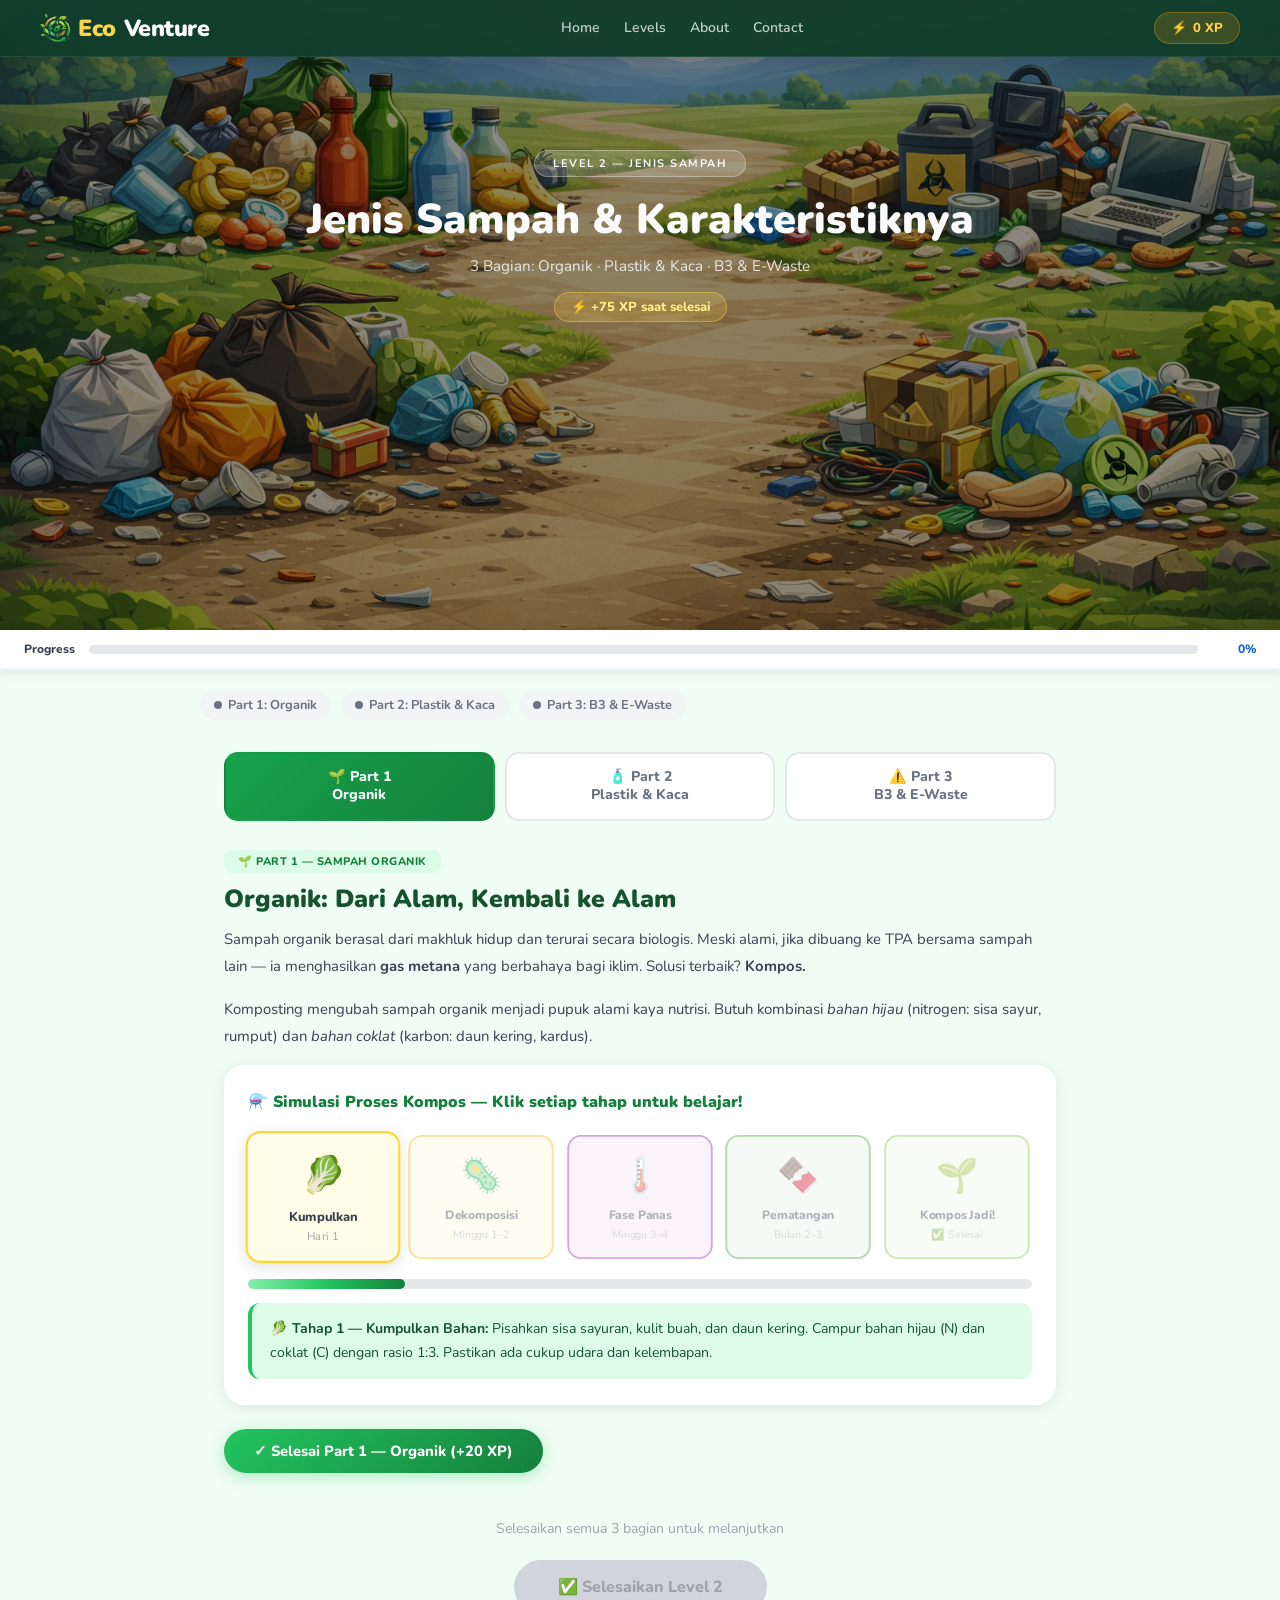
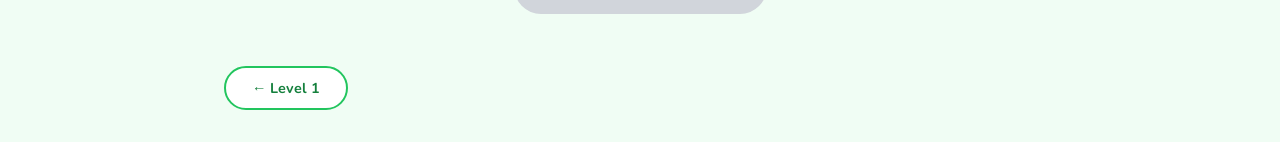
<file: level2.html>
<!DOCTYPE html>
<html lang="id">
<head>
<meta charset="UTF-8">
<meta name="viewport" content="width=device-width,initial-scale=1">
<title>Level 2 – Jenis Sampah | EcoVenture</title>
<link rel="preconnect" href="https://fonts.googleapis.com">
<link href="https://fonts.googleapis.com/css2?family=Nunito:wght@400;500;600;700;800;900&family=Nunito+Sans:wght@400;600&display=swap" rel="stylesheet">
<link rel="stylesheet" href="css/main.css">
<style>
body { background: #F0FDF4; font-family: 'Nunito', sans-serif; }

/* ── Hero ── */

.lv-hero {
  background: url("assets/land3.png") center/cover no-repeat;
  color: #fbfbfb;
  padding: 55px 20px 45px;
  text-align: center;
  position: relative;
  overflow: hidden;
  padding-top: 150px;

  min-height: 70vh; 
  
}

.lv-hero::before {
  content: '';
  position: absolute;
  inset: 0;
   z-index: 0;
  background: rgba(0, 0, 0, 0.45); /* overlay gelap */
}

.lv-hero * {
  position: relative;
  z-index: 1;
}
.lv-badge {
  display: inline-block; background: rgba(255,255,255,.18);
  border: 1px solid rgba(255,255,255,.3); border-radius: 50px;
  padding: 5px 18px; font-size: 11px; font-weight: 700; letter-spacing: 1.5px;
  text-transform: uppercase; margin-bottom: 14px;
}
.lv-title { font-size: clamp(1.8rem, 4vw, 2.6rem); font-weight: 900; margin: 0 0 8px; }
.lv-subtitle { font-size: .95rem; opacity: .85; margin: 0; }
.xp-pill {
  display: inline-flex; align-items: center; gap: 6px;
  background: rgba(252,211,77,.2); border: 1.5px solid rgba(252,211,77,.45);
  border-radius: 50px; padding: 5px 16px; font-size: 13px; font-weight: 800;
  color: #FEF08A; margin-top: 16px;
}

/* ── Sticky Progress ── */
.lv-progress {
  background: #fff; padding: 11px 24px; display: flex; align-items: center; gap: 14px;
  box-shadow: 0 2px 12px rgba(0,0,0,.08); position: sticky; top: 60px; z-index: 40;
  border-bottom: 2px solid #EFF6FF;
}
.lv-progress-bar { flex: 1; height: 9px; background: #E5E7EB; border-radius: 99px; overflow: hidden; }
.lv-progress-fill {
  height: 100%; background: linear-gradient(90deg, #0EA5E9, #38BDF8);
  border-radius: 99px; transition: width .6s cubic-bezier(.4,0,.2,1); width: 0%;
}
.lv-progress-label { font-size: 12px; font-weight: 800; color: #1565C0; min-width: 44px; text-align: right; }

/* ── Tabs Navigation ── */
.tabs-nav {
  display: flex; max-width: 880px; margin: 32px auto 0; padding: 0 24px; gap: 10px; flex-wrap: wrap;
}
.tab-btn {
  flex: 1; min-width: 130px; padding: 14px 10px;
  border: 2.5px solid #E5E7EB; background: #fff; border-radius: 14px;
  font-family: 'Nunito', sans-serif; font-size: .88rem; font-weight: 800;
  cursor: pointer; transition: .25s; color: #6B7280; text-align: center; line-height: 1.3;
  position: relative;
}
.tab-btn .tab-check {
  display: none; position: absolute; top: 8px; right: 8px;
  background: #22C55E; color: #fff; font-size: 10px; font-weight: 900;
  width: 18px; height: 18px; border-radius: 50%; align-items: center; justify-content: center;
}
.tab-btn.done .tab-check { display: flex; }
.tab-btn:hover:not(.active) { border-color: #93C5FD; background: #EFF6FF; color: #374151; }
.tab-btn[data-tab="organic"].active { background: linear-gradient(135deg, #16A34A, #15803D); color: #fff; border-color: transparent; }
.tab-btn[data-tab="plastic"].active { background: linear-gradient(135deg, #1D4ED8, #1565C0); color: #fff; border-color: transparent; }
.tab-btn[data-tab="b3"].active    { background: linear-gradient(135deg, #DC2626, #991B1B); color: #fff; border-color: transparent; }

.tab-pane { display: none; max-width: 880px; margin: 0 auto; padding: 28px 24px; }
.tab-pane.active { display: block; animation: fadeSlide .3s ease; }
@keyframes fadeSlide { from { opacity: 0; transform: translateY(8px); } to { opacity: 1; transform: none; } }

/* ── Section Labels ── */
.section-label {
  display: inline-flex; align-items: center; gap: 6px;
  border-radius: 8px; padding: 4px 14px; font-size: 11px; font-weight: 800;
  letter-spacing: .5px; margin-bottom: 12px; text-transform: uppercase;
}
.section-heading { font-size: clamp(1.2rem, 3vw, 1.55rem); font-weight: 900; margin: 0 0 12px; }
.section-body { color: #374151; line-height: 1.8; font-size: .93rem; margin-bottom: 16px; }

/* ── KOMPOS Simulator ── */
.kompos-sim {
  background: #fff; border-radius: 20px; padding: 26px 24px;
  box-shadow: 0 3px 16px rgba(0,0,0,.08); margin-bottom: 20px;
}
.kompos-title { font-weight: 900; font-size: 1rem; color: #15803D; margin-bottom: 20px; }
.kompos-stages { display: flex; gap: 8px; align-items: stretch; flex-wrap: wrap; }
.kompos-stage {
  flex: 1; min-width: 100px; border-radius: 14px; padding: 16px 10px; text-align: center;
  border: 2.5px solid #E5E7EB; cursor: pointer; transition: .3s;
  opacity: .4; transform: scale(.97);
  background: #F9FAFB;
}
.kompos-stage.active {
  opacity: 1; transform: scale(1.03);
  box-shadow: 0 4px 16px rgba(0,0,0,.12);
}
.kompos-stage:hover { opacity: .85; }
.ks-icon { font-size: 2.2rem; margin-bottom: 8px; display: block; }
.ks-label { font-size: .78rem; font-weight: 800; color: #374151; }
.ks-week { font-size: .68rem; color: #9CA3AF; margin-top: 4px; }
.kompos-progress-bar { height: 10px; background: #E5E7EB; border-radius: 99px; overflow: hidden; margin: 18px 0 14px; }
.kompos-progress-fill { height: 100%; background: linear-gradient(90deg, #86EFAC, #22C55E, #15803D); border-radius: 99px; transition: width .6s ease; }
.kompos-desc {
  display: none; padding: 14px 18px; border-radius: 12px;
  font-size: .88rem; color: #14532D; background: #DCFCE7;
  line-height: 1.7; border-left: 4px solid #22C55E;
}
.kompos-desc.show { display: block; animation: fadeSlide .3s ease; }

/* ── Plastic Actions ── */
.action-grid { display: grid; grid-template-columns: repeat(auto-fit, minmax(200px, 1fr)); gap: 12px; margin-top: 16px; }
.action-btn {
  border: 2.5px solid #BFDBFE; border-radius: 16px; padding: 18px 14px;
  background: #fff; cursor: pointer; text-align: left; font-family: 'Nunito', sans-serif;
  transition: .25s; position: relative;
}
.action-btn:hover:not(.selected) { background: #EFF6FF; border-color: #60A5FA; transform: translateY(-2px); }
.action-btn.selected.good { background: linear-gradient(135deg, #F0FDF4, #DCFCE7); border-color: #22C55E; }
.action-btn.selected.bad  { background: linear-gradient(135deg, #FFF1F2, #FFE4E6); border-color: #EF4444; }
.ab-icon { font-size: 2rem; margin-bottom: 10px; display: block; }
.ab-text { font-size: .88rem; font-weight: 700; color: #374151; line-height: 1.4; }
.ab-result {
  display: none; font-size: .78rem; margin-top: 10px; line-height: 1.5;
  border-radius: 8px; padding: 8px 10px;
}
.action-btn.selected .ab-result { display: block; }
.action-btn.selected.good .ab-result { color: #14532D; background: rgba(34,197,94,.1); }
.action-btn.selected.bad  .ab-result { color: #991B1B; background: rgba(239,68,68,.1); }
.plastic-facts {
  background: #EFF6FF; border-radius: 14px; padding: 18px 20px; margin-bottom: 20px;
  border-left: 4px solid #3B82F6;
}
.plastic-facts strong { color: #1D4ED8; }
.plastic-facts ul { margin: 10px 0 0; padding-left: 18px; color: #374151; font-size: .88rem; line-height: 1.9; }

/* ── B3 Grid ── */
.b3-grid { display: grid; grid-template-columns: repeat(auto-fit, minmax(150px, 1fr)); gap: 14px; margin-top: 16px; }
.b3-item {
  background: #fff; border-radius: 16px; padding: 22px 14px; text-align: center;
  cursor: pointer; box-shadow: 0 3px 14px rgba(0,0,0,.07);
  border: 2.5px solid transparent; transition: .25s;
}
.b3-item:hover { transform: translateY(-4px); box-shadow: 0 8px 22px rgba(0,0,0,.12); border-color: #FCA5A5; }
.b3-item.clicked { border-color: #EF4444; background: #FFF1F2; }
.b3-icon { font-size: 2.6rem; margin-bottom: 10px; display: block; transition: .25s; }
.b3-item:hover .b3-icon { transform: scale(1.12); }
.b3-name { font-size: .85rem; font-weight: 800; color: #374151; margin-bottom: 3px; }
.b3-sub { font-size: .7rem; color: #9CA3AF; }

/* ── B3 Modal ── */
.b3-modal {
  position: fixed; inset: 0; background: rgba(0,0,0,.65); z-index: 300;
  display: none; align-items: center; justify-content: center; padding: 24px;
  backdrop-filter: blur(4px);
}
.b3-modal.show { display: flex; }
.b3-modal-box {
  background: #fff; border-radius: 24px; padding: 32px; max-width: 440px; width: 100%;
  position: relative; box-shadow: 0 24px 64px rgba(0,0,0,.28);
  animation: pop-in .35s cubic-bezier(0.175, 0.885, 0.32, 1.275);
}
@keyframes pop-in {
  from { transform: scale(.85) translateY(20px); opacity: 0; }
  to   { transform: scale(1) translateY(0); opacity: 1; }
}
.b3-modal-close {
  position: absolute; top: 14px; right: 16px; background: #F3F4F6;
  border: none; border-radius: 50%; width: 32px; height: 32px;
  font-size: 1rem; cursor: pointer; color: #6B7280; transition: .2s;
  display: flex; align-items: center; justify-content: center;
}
.b3-modal-close:hover { background: #E5E7EB; color: #374151; }
.bm-icon { font-size: 3.5rem; margin-bottom: 10px; display: block; }
.bm-name { font-weight: 900; font-size: 1.15rem; color: #991B1B; margin-bottom: 6px; }
.bm-danger {
  display: inline-block; background: #FFF1F2; color: #DC2626;
  font-size: .72rem; font-weight: 800; padding: 3px 12px;
  border-radius: 99px; margin-bottom: 14px; letter-spacing: .5px; text-transform: uppercase;
  border: 1px solid #FECACA;
}
.bm-desc { font-size: .9rem; color: #374151; line-height: 1.7; }
.bm-tip {
  margin-top: 14px; padding: 12px 16px; background: #DCFCE7; border-radius: 10px;
  font-size: .84rem; color: #14532D; font-weight: 700;
  border-left: 3px solid #22C55E;
}

/* ── Part Done Button ── */
.btn-part-done {
  margin-top: 24px; padding: 12px 30px; border: none; border-radius: 50px;
  font-family: 'Nunito', sans-serif; font-size: .92rem; font-weight: 800;
  cursor: pointer; transition: .2s; display: block;
}
.btn-part-done:hover:not(:disabled) { transform: translateY(-2px); }
.btn-part-done:disabled { background: #E5E7EB; color: #9CA3AF; cursor: not-allowed; }

/* ── Complete ── */
.lv-complete { max-width: 880px; margin: 0 auto; padding: 16px 24px 52px; text-align: center; }
.hint-text { font-size: .88rem; color: #9CA3AF; margin-bottom: 18px; }
.btn-complete {
  background: linear-gradient(135deg, #0EA5E9, #1565C0);
  color: #fff; border: none; border-radius: 50px; padding: 16px 44px;
  font-size: 1rem; font-weight: 800; cursor: pointer; font-family: 'Nunito', sans-serif;
  transition: .2s; box-shadow: 0 6px 20px rgba(14,165,233,.35);
}
.btn-complete:hover:not(:disabled) { transform: translateY(-3px); box-shadow: 0 10px 28px rgba(14,165,233,.45); }
.btn-complete:disabled { background: #D1D5DB; cursor: not-allowed; box-shadow: none; color: #9CA3AF; }
.nav-footer {
  display: flex; justify-content: space-between; align-items: center;
  max-width: 880px; margin: 0 auto; padding: 0 24px 32px;
}
.btn-nav {
  background: #fff; border: 2px solid #22C55E; color: #15803D;
  border-radius: 50px; padding: 10px 26px; font-size: .9rem; font-weight: 700;
  cursor: pointer; text-decoration: none; font-family: 'Nunito', sans-serif; transition: .2s;
}
.btn-nav:hover { background: #22C55E; color: #fff; }
.btn-nav.next { background: #0EA5E9; color: #fff; border-color: #0EA5E9; }
.btn-nav.next:hover { background: #0369A1; }

/* ── Tab status chips ── */
.tab-status {
  display: flex; gap: 10px; flex-wrap: wrap; margin: 20px 24px 0;
  max-width: 880px; margin-left: auto; margin-right: auto;
}
.ts-chip {
  display: flex; align-items: center; gap: 6px;
  background: #F3F4F6; border-radius: 99px; padding: 6px 14px;
  font-size: .8rem; font-weight: 700; color: #6B7280; transition: .3s;
}
.ts-chip.done { background: #DCFCE7; color: #15803D; }
.ts-dot { width: 8px; height: 8px; border-radius: 50%; background: currentColor; }
</style>
</head>
<body>
<div id="nav-placeholder"></div>

<!-- Hero -->
<div class="lv-hero">
  <div class="lv-badge"> LEVEL 2 — JENIS SAMPAH</div>
  <div class="lv-title"> Jenis Sampah & Karakteristiknya</div>
  <div class="lv-subtitle">3 Bagian: Organik · Plastik & Kaca · B3 & E-Waste</div>
  <div class="xp-pill">⚡ +75 XP saat selesai</div>
</div>

<!-- Sticky Progress -->
<div class="lv-progress">
  <span style="font-size:12px;font-weight:800;color:#374151">Progress</span>
  <div class="lv-progress-bar"><div class="lv-progress-fill" id="prog-fill"></div></div>
  <span class="lv-progress-label" id="prog-lbl">0%</span>
</div>

<!-- Tab Status Chips -->
<div class="tab-status">
  <div class="ts-chip" id="ts-organic"><div class="ts-dot"></div>Part 1: Organik</div>
  <div class="ts-chip" id="ts-plastic"><div class="ts-dot"></div>Part 2: Plastik & Kaca</div>
  <div class="ts-chip" id="ts-b3"><div class="ts-dot"></div>Part 3: B3 & E-Waste</div>
</div>

<!-- Tabs Nav -->
<div class="tabs-nav">
  <button class="tab-btn active" data-tab="organic" onclick="switchTab('organic')">
    🌱 Part 1<br>Organik
    <div class="tab-check">✓</div>
  </button>
  <button class="tab-btn" data-tab="plastic" onclick="switchTab('plastic')">
    🧴 Part 2<br>Plastik & Kaca
    <div class="tab-check">✓</div>
  </button>
  <button class="tab-btn" data-tab="b3" onclick="switchTab('b3')">
    ⚠️ Part 3<br>B3 & E-Waste
    <div class="tab-check">✓</div>
  </button>
</div>

<!-- ═══════════ TAB 1: ORGANIK ═══════════ -->
<div class="tab-pane active" id="tab-organic">
  <div class="section-label" style="background:#DCFCE7;color:#15803D">🌱 PART 1 — SAMPAH ORGANIK</div>
  <h2 class="section-heading" style="color:#14532D">Organik: Dari Alam, Kembali ke Alam</h2>
  <p class="section-body">
    Sampah organik berasal dari makhluk hidup dan terurai secara biologis.
    Meski alami, jika dibuang ke TPA bersama sampah lain — ia menghasilkan <strong>gas metana</strong>
    yang berbahaya bagi iklim. Solusi terbaik? <strong>Kompos.</strong>
  </p>
  <p class="section-body">
    Komposting mengubah sampah organik menjadi pupuk alami kaya nutrisi.
    Butuh kombinasi <em>bahan hijau</em> (nitrogen: sisa sayur, rumput) dan <em>bahan coklat</em> (karbon: daun kering, kardus).
  </p>

  <div class="kompos-sim">
    <div class="kompos-title">⚗️ Simulasi Proses Kompos — Klik setiap tahap untuk belajar!</div>
    <div class="kompos-stages">
      <div class="kompos-stage active" data-stage="0" style="background:#FFFDE7;border-color:#FDD835" onclick="showStage(0)">
        <span class="ks-icon">🥬</span>
        <div class="ks-label">Kumpulkan</div>
        <div class="ks-week">Hari 1</div>
      </div>
      <div class="kompos-stage" data-stage="1" style="background:#FFF8E1;border-color:#FFB300" onclick="showStage(1)">
        <span class="ks-icon">🦠</span>
        <div class="ks-label">Dekomposisi</div>
        <div class="ks-week">Minggu 1–2</div>
      </div>
      <div class="kompos-stage" data-stage="2" style="background:#F3E5F5;border-color:#9C27B0" onclick="showStage(2)">
        <span class="ks-icon">🌡️</span>
        <div class="ks-label">Fase Panas</div>
        <div class="ks-week">Minggu 3–4</div>
      </div>
      <div class="kompos-stage" data-stage="3" style="background:#E8F5E9;border-color:#43A047" onclick="showStage(3)">
        <span class="ks-icon">🍫</span>
        <div class="ks-label">Pematangan</div>
        <div class="ks-week">Bulan 2–3</div>
      </div>
      <div class="kompos-stage" data-stage="4" style="background:#F1F8E9;border-color:#8BC34A" onclick="showStage(4)">
        <span class="ks-icon">🌱</span>
        <div class="ks-label">Kompos Jadi!</div>
        <div class="ks-week">✅ Selesai</div>
      </div>
    </div>
    <div class="kompos-progress-bar">
      <div class="kompos-progress-fill" id="kpf" style="width:20%"></div>
    </div>
    <div class="kompos-desc show" id="kompos-desc">
      🥬 <strong>Tahap 1 — Kumpulkan Bahan:</strong> Pisahkan sisa sayuran, kulit buah, dan daun kering.
      Campur bahan hijau (N) dan coklat (C) dengan rasio 1:3. Pastikan ada cukup udara dan kelembapan.
    </div>
  </div>

  <button class="btn-part-done" id="btn-organic"
    style="background:linear-gradient(135deg,#22C55E,#15803D);color:#fff;box-shadow:0 4px 16px rgba(34,197,94,.3)"
    onclick="completeTab('organic')">
    ✓ Selesai Part 1 — Organik (+20 XP)
  </button>
</div>

<!-- ═══════════ TAB 2: PLASTIK & KACA ═══════════ -->
<div class="tab-pane" id="tab-plastic">
  <div class="section-label" style="background:#EFF6FF;color:#1D4ED8">🧴 PART 2 — PLASTIK & KACA</div>
  <h2 class="section-heading" style="color:#1E3A8A">Bahaya Plastik & Potensi Kaca</h2>
  <p class="section-body">
    Plastik diproduksi dari minyak bumi — sekali dipakai, butuh <strong>400–1.000 tahun</strong> untuk terurai.
    Yang lebih menakutkan: plastik tidak benar-benar hilang, melainkan pecah menjadi <strong>mikroplastik</strong>
    (partikel &lt;5mm) yang masuk ke air, tanah, rantai makanan — bahkan ditemukan di darah manusia.
  </p>

  <div class="plastic-facts">
    <strong>💡 Fakta Mengejutkan tentang Plastik & Kaca:</strong>
    <ul>
      <li>🌊 8 juta ton plastik masuk ke laut setiap tahun</li>
      <li>🚰 Mikroplastik ditemukan di 83% air keran dunia</li>
      <li>💳 Manusia konsumsi ~5g plastik/minggu (setara kartu kredit)</li>
      <li>♻️ Kaca: 100% dapat didaur ulang tanpa kehilangan kualitas, selamanya</li>
    </ul>
  </div>

  <div class="section-label" style="background:#EFF6FF;color:#1D4ED8">👆 INTERAKTIF — PILIH TINDAKAN</div>
  <h3 style="font-size:1.1rem;font-weight:800;color:#1E3A8A;margin:0 0 8px">Apa yang Kamu Pilih? Klik dan Lihat Dampaknya!</h3>
  <p style="color:#6B7280;font-size:.88rem;margin-bottom:16px">Klik tindakan di bawah dan lihat efeknya ke lingkungan:</p>

  <div class="action-grid">
    <div class="action-btn good" onclick="pickAction(this,'✅ Botol reusable menggantikan ~150 botol plastik/tahun. Hemat uang & selamatkan laut! 🐋','good')">
      <span class="ab-icon">🍶</span>
      <div class="ab-text">Bawa botol minum sendiri</div>
      <div class="ab-result">✅ Botol reusable menggantikan ~150 botol plastik/tahun. Hemat uang & selamatkan laut!</div>
    </div>
    <div class="action-btn bad" onclick="pickAction(this,'❌ Setiap tas plastik butuh 500 tahun terurai. Gunakan tas kain!','bad')">
      <span class="ab-icon">🛍️</span>
      <div class="ab-text">Ambil kantong plastik sekali pakai</div>
      <div class="ab-result">❌ Butuh 500 tahun terurai. Berujung ke laut & masuk rantai makanan ikan.</div>
    </div>
    <div class="action-btn good" onclick="pickAction(this,'✅ Kaca 100% recyclable tanpa kehilangan kualitas. Bisa dipakai ratusan kali!','good')">
      <span class="ab-icon">🫙</span>
      <div class="ab-text">Pilih kemasan kaca daripada plastik</div>
      <div class="ab-result">✅ Kaca 100% recyclable tanpa kehilangan kualitas. Pilihan jauh lebih baik!</div>
    </div>
    <div class="action-btn bad" onclick="pickAction(this,'❌ 500 juta sedotan plastik dibuang setiap hari di AS saja. Sulit didaur ulang!','bad')">
      <span class="ab-icon">🥤</span>
      <div class="ab-text">Pakai sedotan plastik setiap hari</div>
      <div class="ab-result">❌ 500 juta sedotan plastik dibuang per hari! Pilih sedotan bambu/kertas.</div>
    </div>
    <div class="action-btn good" onclick="pickAction(this,'✅ Daur ulang plastik hemat 88% energi vs produksi baru. Satu langkah kecil, dampak besar!','good')">
      <span class="ab-icon">♻️</span>
      <div class="ab-text">Pilah & daur ulang botol plastik</div>
      <div class="ab-result">✅ Daur ulang plastik hemat 88% energi dibanding produksi baru!</div>
    </div>
    <div class="action-btn bad" onclick="pickAction(this,'❌ Membakar plastik lepaskan dioksin — karsinogen berbahaya! Bahaya bagi kesehatan.','bad')">
      <span class="ab-icon">🔥</span>
      <div class="ab-text">Bakar plastik di kebun</div>
      <div class="ab-result">❌ Membakar plastik lepaskan dioksin — karsinogen berbahaya & merusak ozon!</div>
    </div>
  </div>

  <button class="btn-part-done" id="btn-plastic"
    style="background:linear-gradient(135deg,#3B82F6,#1565C0);color:#fff;box-shadow:0 4px 16px rgba(59,130,246,.3)"
    onclick="completeTab('plastic')">
    ✓ Selesai Part 2 — Plastik & Kaca (+20 XP)
  </button>
</div>

<!-- ═══════════ TAB 3: B3 & E-WASTE ═══════════ -->
<div class="tab-pane" id="tab-b3">
  <div class="section-label" style="background:#FFF1F2;color:#991B1B">⚠️ PART 3 — B3 & E-WASTE</div>
  <h2 class="section-heading" style="color:#7F1D1D">Limbah Berbahaya di Sekitar Kita</h2>
  <p class="section-body">
    B3 (Bahan Berbahaya dan Beracun) dan E-Waste adalah jenis sampah paling merusak —
    mengandung racun yang mencemari tanah dan air selama <strong>puluhan hingga ratusan tahun</strong>.
    Yang mengejutkan? Banyak ada di rumah kita tanpa disadari.
  </p>

  <div class="section-label" style="background:#FFF1F2;color:#991B1B">☠️ INTERAKTIF — KLIK ITEM</div>
  <h3 style="font-size:1.1rem;font-weight:800;color:#7F1D1D;margin:0 0 8px">Klik item untuk melihat efek racunnya!</h3>
  <p style="color:#6B7280;font-size:.88rem;margin-bottom:8px">Tap/klik item untuk mengetahui kandungan berbahaya & cara aman membuangnya:</p>

  <div class="b3-grid">
    <div class="b3-item" onclick="showB3('Baterai AA/AAA','🔋','SANGAT BERBAHAYA','Mengandung merkuri, kadmium, dan timbal. Jika bocor di TPA, mencemari air tanah hingga 40 tahun. Satu baterai AA mencemari 400 liter air!','Kumpulkan di drop box baterai di mall atau toko elektronik. JANGAN buang ke tempat sampah biasa.')">
      <span class="b3-icon">🔋</span>
      <div class="b3-name">Baterai</div>
      <div class="b3-sub">Klik lihat bahaya ☠️</div>
    </div>
    <div class="b3-item" onclick="showB3('Smartphone Bekas','📱','E-WASTE TINGGI','Mengandung timbal, merkuri, arsenik, kadmium, dan bahan langka bumi. Dibuang ke TPA → racun masuk ke tanah & air tanah.','Kembalikan ke toko (trade-in), berikan ke program daur ulang elektronik resmi KLHK atau brand.')">
      <span class="b3-icon">📱</span>
      <div class="b3-name">Smartphone</div>
      <div class="b3-sub">Klik lihat bahaya ☠️</div>
    </div>
    <div class="b3-item" onclick="showB3('Cat Tembok','🪣','BERBAHAYA','Cat mengandung timbal, seng, dan pelarut organik. Jika dibuang ke saluran air → mencemari sungai & ekosistem akuatik.','Gunakan sampai habis atau sumbangkan. Kaleng kosong kering bisa didaur ulang terpisah.')">
      <span class="b3-icon">🪣</span>
      <div class="b3-name">Cat</div>
      <div class="b3-sub">Klik lihat bahaya ☠️</div>
    </div>
    <div class="b3-item" onclick="showB3('Obat Kedaluwarsa','💊','BERBAHAYA','Dibuang ke toilet → residu obat mencemari air minum. Antibiotik di air → resistensi antimikroba (AMR) global.','Kembalikan ke apotek atau fasilitas kesehatan. Banyak apotek menerima obat kedaluwarsa.')">
      <span class="b3-icon">💊</span>
      <div class="b3-name">Obat Kadaluwarsa</div>
      <div class="b3-sub">Klik lihat bahaya ☠️</div>
    </div>
    <div class="b3-item" onclick="showB3('Lampu Neon/CFL','💡','BERBAHAYA','Mengandung uap merkuri. Jika pecah → lepaskan merkuri ke udara. Merkuri satu lampu bisa mencemari 30.000 liter air!','Bungkus rapat dan bawa ke tempat pembuangan B3 khusus. Jangan hancurkan!')">
      <span class="b3-icon">💡</span>
      <div class="b3-name">Lampu Neon</div>
      <div class="b3-sub">Klik lihat bahaya ☠️</div>
    </div>
    <div class="b3-item" onclick="showB3('Pestisida/Pembasmi','🧴','SANGAT BERBAHAYA','Mengandung organofosfat dan karbamat — neurotoksin kuat. Di tanah bisa bertahan 10–30 tahun. Masuk ke rantai makanan.','Gunakan dosis tepat, simpan di wadah asli. Sisa pestisida → fasilitas pembuangan B3 resmi.')">
      <span class="b3-icon">🧴</span>
      <div class="b3-name">Pestisida</div>
      <div class="b3-sub">Klik lihat bahaya ☠️</div>
    </div>
  </div>

  <button class="btn-part-done" id="btn-b3"
    style="background:linear-gradient(135deg,#EF4444,#991B1B);color:#fff;box-shadow:0 4px 16px rgba(239,68,68,.3)"
    onclick="completeTab('b3')">
    ✓ Selesai Part 3 — B3 & E-Waste (+20 XP)
  </button>
</div>

<!-- B3 Modal -->
<div class="b3-modal" id="b3-modal" onclick="closeB3Modal(event)">
  <div class="b3-modal-box">
    <button class="b3-modal-close" onclick="closeB3Modal()">✕</button>
    <span class="bm-icon" id="bm-icon">🔋</span>
    <div class="bm-name" id="bm-name">Nama Item</div>
    <div class="bm-danger" id="bm-danger">BERBAHAYA</div>
    <div class="bm-desc" id="bm-desc"></div>
    <div class="bm-tip" id="bm-tip"></div>
  </div>
</div>

<!-- Complete All -->
<div class="lv-complete">
  <p class="hint-text" id="hint-txt">Selesaikan semua 3 bagian untuk melanjutkan</p>
  <button class="btn-complete" id="btn-done" disabled onclick="doComplete()">✅ Selesaikan Level 2</button>
</div>
<div class="nav-footer">
  <a href="level1.html" class="btn-nav">← Level 1</a>
  <a href="level3.html" class="btn-nav next" id="btn-next" style="display:none">Level 3 →</a>
</div>

<script src="js/state.js"></script>
<script src="js/nav.js"></script>
<script>
const tabDone = { organic: false, plastic: false, b3: false };
const DONE = EcoState.getLevelState(2) === 'done';

function switchTab(id) {
  document.querySelectorAll('.tab-btn').forEach(b => b.classList.remove('active'));
  document.querySelectorAll('.tab-pane').forEach(p => p.classList.remove('active'));
  document.querySelector(`[data-tab="${id}"]`).classList.add('active');
  document.getElementById('tab-' + id).classList.add('active');
}

// ─── Kompos stages ───
const stageDescs = [
  '🥬 <strong>Tahap 1 — Kumpulkan Bahan:</strong> Pisahkan sisa sayuran, kulit buah, daun kering. Campur bahan hijau (N) dan coklat (C) rasio 1:3. Pastikan kelembapan cukup.',
  '🦠 <strong>Tahap 2 — Dekomposisi Awal:</strong> Bakteri mulai bekerja! Aduk 2–3× seminggu agar oksigen masuk. Jaga kelembapan seperti spons yang diperas.',
  '🌡️ <strong>Tahap 3 — Fase Panas:</strong> Suhu naik 55–65°C — ini tanda bakteri aktif! Bakteri termofilik membunuh patogen & percepat proses. Aduk lebih sering.',
  '🍫 <strong>Tahap 4 — Pematangan:</strong> Suhu turun, bahan mulai menyerupai tanah gelap. Biarkan 2–4 minggu agar kompos matang sempurna dan siap digunakan.',
  '🌱 <strong>Tahap 5 — Kompos Siap!</strong> Berwarna coklat gelap, bau tanah segar, struktur remah. Siap dipakai untuk tanaman! 1 kg sampah organik → ~300g kompos berkualitas tinggi.'
];
let stagesMax = 0;

function showStage(n) {
  document.querySelectorAll('.kompos-stage').forEach((s, i) => {
    s.classList.toggle('active', i <= n);
  });
  document.getElementById('kompos-desc').innerHTML = stageDescs[n];
  document.getElementById('kompos-desc').classList.add('show');
  document.getElementById('kpf').style.width = ((n + 1) / 5 * 100) + '%';
  if (n > stagesMax) { stagesMax = n; EcoState.addXP(2); updateNavXP(); }
}

// ─── Plastic actions ───
let actionsSelected = 0;
function pickAction(el, msg, type) {
  if (el.classList.contains('selected')) return;
  el.classList.add('selected', type);
  actionsSelected++;
  EcoState.addXP(3); updateNavXP(); showXPToast(3, 'pilihan diambil!');
  if (actionsSelected >= 3) document.getElementById('btn-plastic').disabled = false;
}

// ─── B3 modal ───
let b3Viewed = 0;
function showB3(name, icon, danger, desc, tip) {
  document.getElementById('bm-icon').textContent = icon;
  document.getElementById('bm-name').textContent = name;
  document.getElementById('bm-danger').textContent = danger;
  document.getElementById('bm-desc').textContent = desc;
  document.getElementById('bm-tip').textContent = '💡 Cara Aman: ' + tip;
  document.getElementById('b3-modal').classList.add('show');
  b3Viewed++;
  EcoState.addXP(3); updateNavXP(); showXPToast(3, 'item ditemukan!');
  if (b3Viewed >= 3) document.getElementById('btn-b3').disabled = false;
  // Mark item
  const items = document.querySelectorAll('.b3-item');
  items.forEach(item => {
    if (item.querySelector('.b3-name').textContent.toLowerCase().includes(name.split(' ')[0].toLowerCase())) {
      item.classList.add('clicked');
    }
  });
}
function closeB3Modal(e) {
  if (!e || e.target.id === 'b3-modal') {
    document.getElementById('b3-modal').classList.remove('show');
  }
}

// ─── Tab complete ───
function completeTab(tab) {
  if (tabDone[tab]) return;
  tabDone[tab] = true;
  const btn = document.getElementById('btn-' + tab);
  btn.textContent = '✅ Bagian Selesai!';
  btn.disabled = true;
  document.querySelector(`[data-tab="${tab}"]`).classList.add('done');
  document.getElementById('ts-' + tab).classList.add('done');
  EcoState.addXP(20); updateNavXP(); showXPToast(20, 'bagian selesai!');
  updateProgress();
}

function updateProgress() {
  const done = Object.values(tabDone).filter(Boolean).length;
  const pct = Math.min(100, Math.round(done / 3 * 100));
  document.getElementById('prog-fill').style.width = pct + '%';
  document.getElementById('prog-lbl').textContent = pct + '%';
  EcoState.setLevelProgress(2, pct);
  const allDone = Object.values(tabDone).every(Boolean);
  if (allDone || DONE) {
    document.getElementById('btn-done').disabled = false;
    document.getElementById('hint-txt').textContent = '🎉 Semua bagian selesai! Klik tombol di bawah.';
  }
  if (DONE) document.getElementById('btn-next').style.display = 'inline-block';
}

function doComplete() {
  EcoState.completeLevel(2); updateNavXP();
  showNotif('🔬 Level 2 selesai! +75 XP · Badge 🔬 didapat!');
  document.getElementById('btn-done').textContent = '✅ Level 2 Selesai!';
  document.getElementById('btn-done').disabled = true;
  document.getElementById('btn-next').style.display = 'inline-block';
}

// ─── Init if DONE ───
if (DONE) {
  tabDone.organic = tabDone.plastic = tabDone.b3 = true;
  ['organic', 'plastic', 'b3'].forEach(t => {
    const b = document.getElementById('btn-' + t);
    if (b) { b.textContent = '✅ Selesai!'; b.disabled = true; }
    document.querySelector(`[data-tab="${t}"]`).classList.add('done');
    document.getElementById('ts-' + t).classList.add('done');
  });
  document.getElementById('btn-done').textContent = '✅ Sudah Selesai';
  document.getElementById('btn-done').disabled = true;
}

// Initial button states
document.getElementById('btn-organic').disabled = false; // can complete anytime
document.getElementById('btn-plastic').disabled = actionsSelected < 3;
document.getElementById('btn-b3').disabled = b3Viewed < 3;

updateProgress();
updateNavXP();
</script>
</body>
</html>
</file>
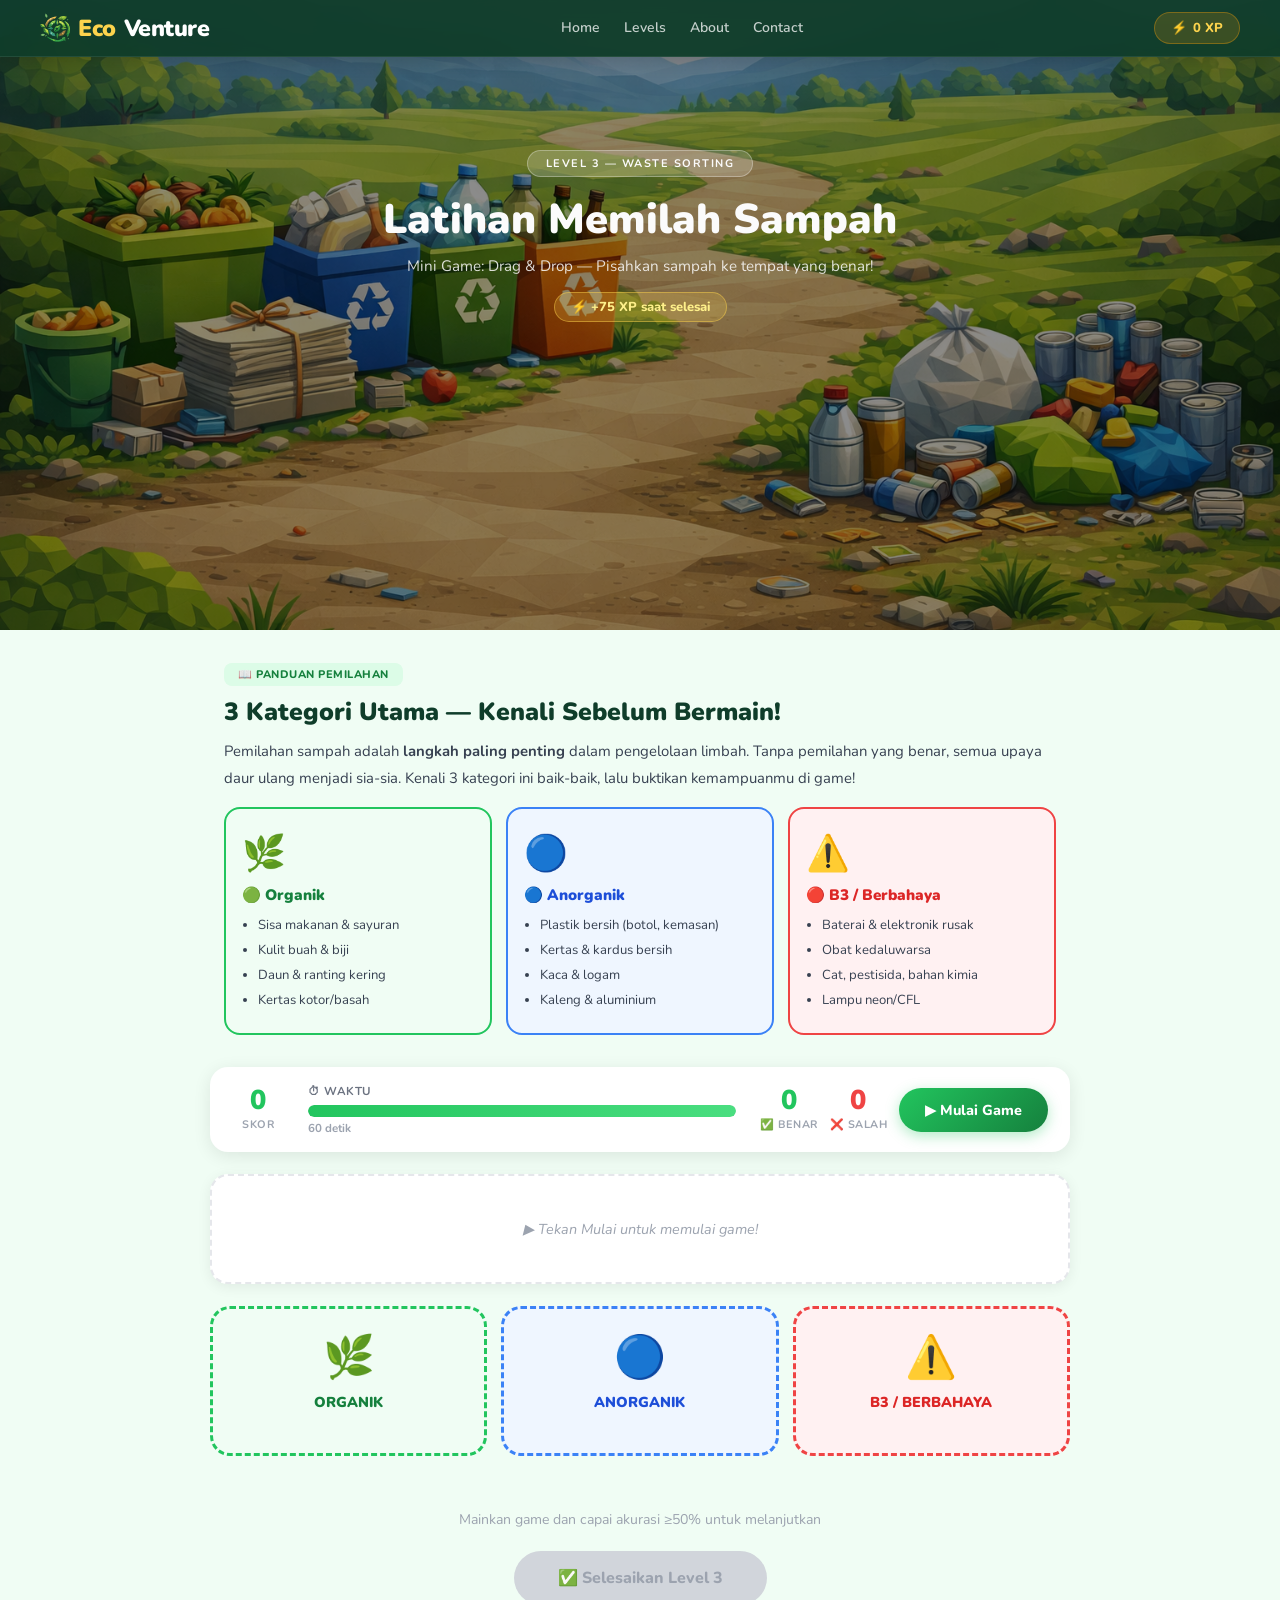
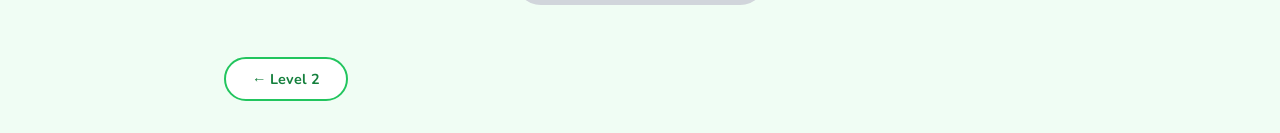
<file: level3.html>
<!DOCTYPE html>
<html lang="id">
<head>
<meta charset="UTF-8">
<meta name="viewport" content="width=device-width,initial-scale=1">
<title>Level 3 – Waste Sorting | EcoVenture</title>
<link rel="preconnect" href="https://fonts.googleapis.com">
<link href="https://fonts.googleapis.com/css2?family=Nunito:wght@400;500;600;700;800;900&family=Nunito+Sans:wght@400;600&display=swap" rel="stylesheet">
<link rel="stylesheet" href="css/main.css">
<style>
body { background: #F0FDF4; font-family: 'Nunito', sans-serif; }

/* ── Hero ── */
.lv-hero {
  background: url("assets/land4.png") center/cover no-repeat;
  color: #fbfbfb;
  padding: 55px 20px 45px;
  text-align: center;
  position: relative;
  overflow: hidden;
  padding-top: 150px;

  min-height: 70vh; 
  
}

.lv-hero::before {
  content: '';
  position: absolute;
  inset: 0;
   z-index: 0;
  background: rgba(0, 0, 0, 0.45); /* overlay gelap */
}

.lv-hero * {
  position: relative;
  z-index: 1;
}
.lv-badge {
  display: inline-block; background: rgba(255,255,255,.18);
  border: 1px solid rgba(255,255,255,.3); border-radius: 50px;
  padding: 5px 18px; font-size: 11px; font-weight: 700; letter-spacing: 1.5px;
  text-transform: uppercase; margin-bottom: 14px;
}
.lv-title { font-size: clamp(1.8rem, 4vw, 2.6rem); font-weight: 900; margin: 0 0 8px; }
.lv-subtitle { font-size: .95rem; opacity: .85; }
.xp-pill {
  display: inline-flex; align-items: center; gap: 6px;
  background: rgba(252,211,77,.2); border: 1.5px solid rgba(252,211,77,.45);
  border-radius: 50px; padding: 5px 16px; font-size: 13px; font-weight: 800;
  color: #FEF08A; margin-top: 16px;
}

/* ── Material Section ── */
.lv-section { max-width: 880px; margin: 0 auto; padding: 32px 24px; }
.section-label {
  display: inline-flex; align-items: center; gap: 6px;
  border-radius: 8px; padding: 4px 14px; font-size: 11px; font-weight: 800;
  letter-spacing: .5px; margin-bottom: 12px; text-transform: uppercase;
}
.section-heading { font-size: clamp(1.2rem, 3vw, 1.55rem); font-weight: 900; color: #0F3D2A; margin: 0 0 10px; }
.section-body { color: #374151; font-size: .93rem; line-height: 1.8; margin-bottom: 16px; }
.rule-grid { display: grid; grid-template-columns: repeat(auto-fit, minmax(200px, 1fr)); gap: 14px; margin-top: 16px; }
.rule-card { border-radius: 16px; padding: 20px 16px; border: 2.5px solid; }
.rc-icon { font-size: 2.2rem; margin-bottom: 8px; display: block; }
.rc-title { font-weight: 900; font-size: .95rem; margin-bottom: 8px; }
.rc-list { font-size: .82rem; color: #374151; line-height: 1.9; padding-left: 16px; list-style: disc; }

/* ── Game Wrap ── */
.game-wrap { max-width: 900px; margin: 0 auto; padding: 0 20px 36px; }

/* ── Game Header Stats ── */
.game-header {
  display: flex; justify-content: space-between; align-items: center;
  background: #fff; border-radius: 18px; padding: 16px 22px;
  box-shadow: 0 4px 18px rgba(0,0,0,.09); margin-bottom: 22px; flex-wrap: wrap; gap: 12px;
}
.game-stat { text-align: center; min-width: 52px; }
.gs-val { font-size: 1.7rem; font-weight: 900; line-height: 1; margin-bottom: 2px; }
.gs-lbl { font-size: .68rem; color: #9CA3AF; font-weight: 700; text-transform: uppercase; letter-spacing: .5px; }
.timer-wrap { flex: 1; padding: 0 12px; min-width: 120px; }
.timer-label { font-size: .72rem; color: #6B7280; font-weight: 700; text-transform: uppercase; letter-spacing: .5px; margin-bottom: 6px; }
.timer-bar { height: 12px; background: #E5E7EB; border-radius: 99px; overflow: hidden; }
.timer-fill { height: 100%; background: linear-gradient(90deg, #22C55E, #4ADE80); border-radius: 99px; transition: width .3s linear; }
.btn-start {
  background: linear-gradient(135deg, #22C55E, #15803D);
  color: #fff; border: none; border-radius: 50px; padding: 12px 26px;
  font-size: .9rem; font-weight: 800; cursor: pointer; font-family: 'Nunito', sans-serif;
  transition: .2s; white-space: nowrap; box-shadow: 0 4px 14px rgba(34,197,94,.35);
}
.btn-start:hover { transform: translateY(-2px); box-shadow: 0 8px 20px rgba(34,197,94,.45); }

/* ── Items Area ── */
.items-area {
  display: flex; flex-wrap: wrap; gap: 10px; justify-content: center;
  background: #fff; border-radius: 18px; padding: 22px;
  min-height: 110px; box-shadow: 0 3px 14px rgba(0,0,0,.07);
  margin-bottom: 22px; transition: .2s;
  border: 2px dashed #E5E7EB;
}
.items-area:empty::before {
  content: '▶ Tekan Mulai untuk memulai game!';
  color: #9CA3AF; font-size: .9rem; font-style: italic; padding: 20px;
  display: flex; align-items: center;
}
.items-area.active { border-color: #86EFAC; background: #F0FDF4; }

/* ── Item Chips ── */
.item-chip {
  background: #fff; border: 2.5px solid #E5E7EB; border-radius: 14px;
  padding: 12px 16px; cursor: grab; transition: .2s;
  display: flex; align-items: center; gap: 8px;
  font-size: 1.05rem; font-weight: 800; user-select: none; touch-action: none;
  box-shadow: 0 2px 8px rgba(0,0,0,.07);
  font-family: 'Nunito', sans-serif;
}
.item-chip span { font-size: 1.3rem; }
.item-chip:hover { transform: translateY(-3px) scale(1.04); box-shadow: 0 6px 16px rgba(0,0,0,.12); border-color: #86EFAC; }
.item-chip.dragging { opacity: .3; transform: scale(.95); cursor: grabbing; }
.item-chip.ghost { position: fixed; z-index: 1000; opacity: .85; pointer-events: none; transform: scale(1.06); }

/* ── Bins ── */
.bins-row { display: grid; grid-template-columns: repeat(3, 1fr); gap: 14px; }
@media(max-width: 560px) { .bins-row { grid-template-columns: 1fr; } }
.bin {
  border-radius: 20px; padding: 20px 14px; min-height: 150px;
  border: 3px dashed; text-align: center; transition: .25s;
  display: flex; flex-direction: column; align-items: center;
  position: relative; overflow: hidden;
}
.bin::before {
  content: ''; position: absolute; inset: 0; border-radius: 18px;
  background: linear-gradient(135deg, currentColor, transparent);
  opacity: 0; transition: .3s;
}
.bin.dragover { transform: scale(1.04); box-shadow: 0 8px 28px rgba(0,0,0,.14); }
.bin.dragover::before { opacity: .06; }
.bin-icon { font-size: 2.6rem; margin-bottom: 6px; display: block; transition: .2s; }
.bin.dragover .bin-icon { transform: scale(1.15); }
.bin-name { font-weight: 900; font-size: .9rem; margin-bottom: 12px; }
.bin-items { display: flex; flex-wrap: wrap; gap: 5px; justify-content: center; margin-top: auto; }
.bi-chip {
  border-radius: 8px; padding: 3px 8px; font-size: .72rem; font-weight: 700;
  backdrop-filter: blur(4px);
}

/* ── Feedback Toast ── */
.feedback-toast {
  position: fixed; top: 80px; left: 50%; transform: translateX(-50%) translateY(-16px);
  padding: 12px 28px; border-radius: 50px; font-weight: 900; font-size: 1rem; color: #fff;
  z-index: 200; pointer-events: none; opacity: 0; transition: .3s;
  font-family: 'Nunito', sans-serif; box-shadow: 0 6px 20px rgba(0,0,0,.2);
  white-space: nowrap;
}
.feedback-toast.show { opacity: 1; transform: translateX(-50%) translateY(0); }

/* ── Result Modal ── */
.result-modal {
  position: fixed; inset: 0; background: rgba(0,0,0,.65); z-index: 300;
  display: none; align-items: center; justify-content: center; padding: 20px;
  backdrop-filter: blur(6px);
}
.result-modal.show { display: flex; }
.result-box {
  background: #fff; border-radius: 28px; padding: 40px 32px; text-align: center;
  max-width: 460px; width: 100%; box-shadow: 0 24px 64px rgba(0,0,0,.28);
  animation: slideUp .4s cubic-bezier(0.175, 0.885, 0.32, 1.275);
}
@keyframes slideUp {
  from { transform: translateY(30px) scale(.95); opacity: 0; }
  to   { transform: translateY(0) scale(1); opacity: 1; }
}
.res-emoji { font-size: 4.5rem; margin-bottom: 12px; display: block; animation: bounce-in .5s .2s both; }
@keyframes bounce-in { 0%{transform:scale(0)}80%{transform:scale(1.15)}100%{transform:scale(1)} }
.res-title { font-size: 1.8rem; font-weight: 900; color: #0F3D2A; margin-bottom: 8px; }
.res-score {
  font-size: 2.8rem; font-weight: 900; color: #22C55E; margin: 14px 0;
  font-family: 'Nunito', sans-serif;
}
.res-stats {
  display: flex; gap: 12px; justify-content: center; margin: 0 0 20px; flex-wrap: wrap;
}
.res-stat {
  background: #F3F4F6; border-radius: 12px; padding: 10px 18px; text-align: center;
}
.res-stat-val { font-size: 1.4rem; font-weight: 900; }
.res-stat-lbl { font-size: .72rem; color: #9CA3AF; font-weight: 700; text-transform: uppercase; }
.res-btns { display: flex; gap: 10px; justify-content: center; flex-wrap: wrap; }
.btn-res {
  border: none; border-radius: 50px; padding: 13px 28px; font-size: .9rem;
  font-weight: 800; cursor: pointer; font-family: 'Nunito', sans-serif; transition: .2s;
}
.btn-retry { background: #F0FDF4; color: #15803D; border: 2px solid #86EFAC; }
.btn-retry:hover { background: #DCFCE7; }
.btn-next-res { background: linear-gradient(135deg, #22C55E, #15803D); color: #fff; box-shadow: 0 4px 14px rgba(34,197,94,.35); }
.btn-next-res:hover { transform: translateY(-2px); }

/* ── Accuracy Ring ── */
.accuracy-ring-wrap { position: relative; width: 90px; height: 90px; margin: 0 auto 16px; }
.accuracy-ring-bg { fill: none; stroke: #E5E7EB; stroke-width: 8; }
.accuracy-ring-fill { fill: none; stroke-width: 8; stroke-linecap: round; transition: 1s ease; transform: rotate(-90deg); transform-origin: 50% 50%; }
.accuracy-num { position: absolute; inset: 0; display: flex; align-items: center; justify-content: center; font-size: 1.3rem; font-weight: 900; }

/* ── Complete ── */
.lv-complete { max-width: 880px; margin: 0 auto; padding: 16px 24px 52px; text-align: center; }
.hint-text { font-size: .88rem; color: #9CA3AF; margin-bottom: 18px; }
.btn-complete {
  background: linear-gradient(135deg, #22C55E, #15803D);
  color: #fff; border: none; border-radius: 50px; padding: 16px 44px;
  font-size: 1rem; font-weight: 800; cursor: pointer; font-family: 'Nunito', sans-serif;
  transition: .2s; box-shadow: 0 6px 20px rgba(34,197,94,.35);
}
.btn-complete:hover:not(:disabled) { transform: translateY(-3px); }
.btn-complete:disabled { background: #D1D5DB; cursor: not-allowed; box-shadow: none; color: #9CA3AF; }
.nav-footer {
  display: flex; justify-content: space-between; align-items: center;
  max-width: 880px; margin: 0 auto; padding: 0 24px 32px;
}
.btn-nav {
  background: #fff; border: 2px solid #22C55E; color: #15803D;
  border-radius: 50px; padding: 10px 26px; font-size: .9rem; font-weight: 700;
  cursor: pointer; text-decoration: none; font-family: 'Nunito', sans-serif; transition: .2s;
}
.btn-nav:hover { background: #22C55E; color: #fff; }
.btn-nav.next { background: #22C55E; color: #fff; border-color: #22C55E; }
.btn-nav.next:hover { background: #15803D; }

/* ── Confetti ── */
.confetti { position: fixed; pointer-events: none; z-index: 999; }
</style>
</head>
<body>
<div id="nav-placeholder"></div>

<!-- Hero -->
<div class="lv-hero">
  <div class="lv-badge"> LEVEL 3 — WASTE SORTING</div>
  <div class="lv-title"> Latihan Memilah Sampah</div>
  <div class="lv-subtitle">Mini Game: Drag & Drop — Pisahkan sampah ke tempat yang benar!</div>
  <div class="xp-pill">⚡ +75 XP saat selesai</div>
</div>

<!-- Material Brief -->
<div class="lv-section">
  <div class="section-label" style="background:#DCFCE7;color:#15803D">📖 PANDUAN PEMILAHAN</div>
  <h2 class="section-heading">3 Kategori Utama — Kenali Sebelum Bermain!</h2>
  <p class="section-body">
    Pemilahan sampah adalah <strong>langkah paling penting</strong> dalam pengelolaan limbah.
    Tanpa pemilahan yang benar, semua upaya daur ulang menjadi sia-sia.
    Kenali 3 kategori ini baik-baik, lalu buktikan kemampuanmu di game!
  </p>
  <div class="rule-grid">
    <div class="rule-card" style="background:#F0FDF4;border-color:#22C55E">
      <span class="rc-icon">🌿</span>
      <div class="rc-title" style="color:#15803D">🟢 Organik</div>
      <ul class="rc-list">
        <li>Sisa makanan & sayuran</li>
        <li>Kulit buah & biji</li>
        <li>Daun & ranting kering</li>
        <li>Kertas kotor/basah</li>
      </ul>
    </div>
    <div class="rule-card" style="background:#EFF6FF;border-color:#3B82F6">
      <span class="rc-icon">🔵</span>
      <div class="rc-title" style="color:#1D4ED8">🔵 Anorganik</div>
      <ul class="rc-list">
        <li>Plastik bersih (botol, kemasan)</li>
        <li>Kertas & kardus bersih</li>
        <li>Kaca & logam</li>
        <li>Kaleng & aluminium</li>
      </ul>
    </div>
    <div class="rule-card" style="background:#FFF1F2;border-color:#EF4444">
      <span class="rc-icon">⚠️</span>
      <div class="rc-title" style="color:#DC2626">🔴 B3 / Berbahaya</div>
      <ul class="rc-list">
        <li>Baterai & elektronik rusak</li>
        <li>Obat kedaluwarsa</li>
        <li>Cat, pestisida, bahan kimia</li>
        <li>Lampu neon/CFL</li>
      </ul>
    </div>
  </div>
</div>

<!-- GAME -->
<div class="game-wrap">
  <div class="game-header">
    <div class="game-stat">
      <div class="gs-val" id="score-val" style="color:#22C55E">0</div>
      <div class="gs-lbl">Skor</div>
    </div>
    <div class="timer-wrap">
      <div class="timer-label">⏱ Waktu</div>
      <div class="timer-bar"><div class="timer-fill" id="timer-fill"></div></div>
      <div style="font-size:.72rem;color:#9CA3AF;margin-top:3px;font-weight:700" id="timer-text">60 detik</div>
    </div>
    <div class="game-stat">
      <div class="gs-val" id="correct-val" style="color:#22C55E">0</div>
      <div class="gs-lbl">✅ Benar</div>
    </div>
    <div class="game-stat">
      <div class="gs-val" id="wrong-val" style="color:#EF4444">0</div>
      <div class="gs-lbl">❌ Salah</div>
    </div>
    <button class="btn-start" id="btn-start" onclick="startGame()">▶ Mulai Game</button>
  </div>

  <!-- Items -->
  <div class="items-area" id="items-area"></div>

  <!-- Bins -->
  <div class="bins-row">
    <div class="bin" style="background:#F0FDF4;border-color:#22C55E;color:#22C55E"
      id="bin-organic" data-bin="organic"
      ondrop="onDrop(event,'organic')" ondragover="onDragOver(event)" ondragleave="onDragLeave(event)">
      <span class="bin-icon">🌿</span>
      <div class="bin-name" style="color:#15803D">ORGANIK</div>
      <div class="bin-items" id="dropped-organic"></div>
    </div>
    <div class="bin" style="background:#EFF6FF;border-color:#3B82F6;color:#3B82F6"
      id="bin-anorganic" data-bin="anorganic"
      ondrop="onDrop(event,'anorganic')" ondragover="onDragOver(event)" ondragleave="onDragLeave(event)">
      <span class="bin-icon">🔵</span>
      <div class="bin-name" style="color:#1D4ED8">ANORGANIK</div>
      <div class="bin-items" id="dropped-anorganic"></div>
    </div>
    <div class="bin" style="background:#FFF1F2;border-color:#EF4444;color:#EF4444"
      id="bin-b3" data-bin="b3"
      ondrop="onDrop(event,'b3')" ondragover="onDragOver(event)" ondragleave="onDragLeave(event)">
      <span class="bin-icon">⚠️</span>
      <div class="bin-name" style="color:#DC2626">B3 / BERBAHAYA</div>
      <div class="bin-items" id="dropped-b3"></div>
    </div>
  </div>
</div>

<!-- Feedback Toast -->
<div class="feedback-toast" id="feedback-toast"></div>

<!-- Result Modal -->
<div class="result-modal" id="result-modal">
  <div class="result-box">
    <span class="res-emoji" id="res-emoji">🎉</span>
    <div class="res-title" id="res-title">Luar Biasa!</div>
    <div class="res-score" id="res-score">+0 XP</div>
    <div class="res-stats">
      <div class="res-stat">
        <div class="res-stat-val" id="rs-correct" style="color:#22C55E">0</div>
        <div class="res-stat-lbl">✅ Benar</div>
      </div>
      <div class="res-stat">
        <div class="res-stat-val" id="rs-wrong" style="color:#EF4444">0</div>
        <div class="res-stat-lbl">❌ Salah</div>
      </div>
      <div class="res-stat">
        <div class="res-stat-val" id="rs-accuracy" style="color:#F59E0B">0%</div>
        <div class="res-stat-lbl">Akurasi</div>
      </div>
    </div>
    <div class="res-btns">
      <button class="btn-res btn-retry" onclick="retryGame()">🔄 Main Lagi</button>
      <button class="btn-res btn-next-res" id="btn-next-res" onclick="goToComplete()" style="display:none">Level 4 →</button>
    </div>
  </div>
</div>

<!-- Complete -->
<div class="lv-complete">
  <p class="hint-text" id="hint-txt">Mainkan game dan capai akurasi ≥50% untuk melanjutkan</p>
  <button class="btn-complete" id="btn-done" disabled onclick="doComplete()">✅ Selesaikan Level 3</button>
</div>
<div class="nav-footer">
  <a href="level2.html" class="btn-nav">← Level 2</a>
  <a href="level4.html" class="btn-nav next" id="btn-next" style="display:none">Level 4 →</a>
</div>

<script src="js/state.js"></script>
<script src="js/nav.js"></script>
<script>
// ─── All items ───
const ALL_ITEMS = [
  // Organic
  { id:'o1',  emoji:'🍌', label:'Kulit Pisang',     bin:'organic' },
  { id:'o2',  emoji:'🥑', label:'Kulit Alpukat',    bin:'organic' },
  { id:'o3',  emoji:'🍚', label:'Nasi Sisa',         bin:'organic' },
  { id:'o4',  emoji:'🥦', label:'Sayuran Sisa',      bin:'organic' },
  { id:'o5',  emoji:'🍂', label:'Daun Kering',       bin:'organic' },
  { id:'o6',  emoji:'☕', label:'Ampas Kopi',        bin:'organic' },
  // Anorganic
  { id:'a1',  emoji:'🧴', label:'Botol Plastik',     bin:'anorganic' },
  { id:'a2',  emoji:'📰', label:'Koran Bekas',        bin:'anorganic' },
  { id:'a3',  emoji:'🥫', label:'Kaleng Soda',       bin:'anorganic' },
  { id:'a4',  emoji:'📦', label:'Kardus',             bin:'anorganic' },
  { id:'a5',  emoji:'🍾', label:'Botol Kaca',         bin:'anorganic' },
  { id:'a6',  emoji:'🥤', label:'Gelas Plastik',     bin:'anorganic' },
  // B3
  { id:'b1',  emoji:'🔋', label:'Baterai AA',         bin:'b3' },
  { id:'b2',  emoji:'📱', label:'HP Rusak',           bin:'b3' },
  { id:'b3',  emoji:'💊', label:'Obat Kadaluarsa',   bin:'b3' },
  { id:'b4',  emoji:'💡', label:'Lampu Neon',         bin:'b3' },
  { id:'b5',  emoji:'🧴', label:'Pestisida',          bin:'b3' },
  { id:'b6',  emoji:'🪣', label:'Cat Sisa',           bin:'b3' },
];

const GAME_TIME = 60;
let items = [], score = 0, correct = 0, wrong = 0;
let timer = null, timeLeft = GAME_TIME, gameActive = false;
let dragItem = null, dragEl = null;
let ghostEl = null;
let gameCompleted = false;

function shuffle(arr) { return [...arr].sort(() => Math.random() - .5); }

function startGame() {
  clearInterval(timer);
  score = 0; correct = 0; wrong = 0; timeLeft = GAME_TIME; gameActive = true;
  document.getElementById('score-val').textContent = '0';
  document.getElementById('correct-val').textContent = '0';
  document.getElementById('wrong-val').textContent = '0';
  ['organic', 'anorganic', 'b3'].forEach(b => document.getElementById('dropped-' + b).innerHTML = '');
  document.getElementById('result-modal').classList.remove('show');
  document.getElementById('btn-start').textContent = '🔄 Restart';

  // Pick 3 items from each category
  const org = shuffle(ALL_ITEMS.filter(i => i.bin === 'organic')).slice(0, 3);
  const ano = shuffle(ALL_ITEMS.filter(i => i.bin === 'anorganic')).slice(0, 3);
  const b3s = shuffle(ALL_ITEMS.filter(i => i.bin === 'b3')).slice(0, 3);
  items = shuffle([...org, ...ano, ...b3s]);

  const area = document.getElementById('items-area');
  area.innerHTML = '';
  area.classList.add('active');
  items.forEach(item => {
    const chip = document.createElement('div');
    chip.className = 'item-chip';
    chip.id = 'chip-' + item.id;
    chip.dataset.id = item.id;
    chip.dataset.bin = item.bin;
    chip.draggable = true;
    chip.innerHTML = `<span>${item.emoji}</span>${item.label}`;
    chip.addEventListener('dragstart', e => { dragItem = item; dragEl = chip; chip.classList.add('dragging'); e.dataTransfer.effectAllowed = 'move'; });
    chip.addEventListener('dragend', () => chip.classList.remove('dragging'));
    chip.addEventListener('touchstart', onTouchStart, { passive: false });
    area.appendChild(chip);
  });

  updateTimer();
  timer = setInterval(() => {
    timeLeft--;
    updateTimer();
    if (timeLeft <= 0) endGame();
  }, 1000);
}

function updateTimer() {
  const pct = timeLeft / GAME_TIME * 100;
  const fill = document.getElementById('timer-fill');
  fill.style.width = pct + '%';
  fill.style.background = timeLeft > 20
    ? 'linear-gradient(90deg,#22C55E,#4ADE80)'
    : timeLeft > 10
      ? 'linear-gradient(90deg,#F59E0B,#FBBF24)'
      : 'linear-gradient(90deg,#EF4444,#F87171)';
  document.getElementById('timer-text').textContent = timeLeft + ' detik';
}

function onDragOver(e) {
  e.preventDefault();
  e.currentTarget.classList.add('dragover');
}
function onDragLeave(e) {
  e.currentTarget.classList.remove('dragover');
}

function onDrop(e, binId) {
  e.preventDefault();
  e.currentTarget.classList.remove('dragover');
  if (!gameActive || !dragItem) return;
  processSort(dragItem, binId, dragEl);
  dragItem = null; dragEl = null;
}

function processSort(item, binId, chipEl) {
  if (!document.getElementById('chip-' + item.id)) return;
  const isCorrect = item.bin === binId;
  const xpChange = isCorrect ? 10 : -5;
  score = Math.max(0, score + xpChange);
  if (isCorrect) correct++; else wrong++;

  document.getElementById('score-val').textContent = score;
  document.getElementById('correct-val').textContent = correct;
  document.getElementById('wrong-val').textContent = wrong;

  EcoState.addXP(xpChange); updateNavXP();
  showFeedback(isCorrect ? '✅ Benar! +10 XP' : '❌ Salah! -5 XP', isCorrect);

  // Animate chip out
  if (chipEl) {
    chipEl.style.transform = isCorrect ? 'scale(1.1)' : 'scale(.9)';
    chipEl.style.opacity = '0';
    chipEl.style.transition = '.3s';
    setTimeout(() => chipEl.remove(), 300);
  }

  // Add mini-chip to bin
  setTimeout(() => {
    const mini = document.createElement('div');
    mini.className = 'bi-chip';
    mini.textContent = item.emoji;
    mini.style.background = isCorrect ? 'rgba(34,197,94,.15)' : 'rgba(239,68,68,.15)';
    mini.style.border = `1.5px solid ${isCorrect ? 'rgba(34,197,94,.4)' : 'rgba(239,68,68,.4)'}`;
    mini.style.color = isCorrect ? '#15803D' : '#DC2626';
    mini.style.fontSize = '1rem';
    document.getElementById('dropped-' + binId).appendChild(mini);
  }, 280);

  // Check all sorted
  const remaining = document.getElementById('items-area').querySelectorAll('.item-chip').length;
  if (remaining <= 1) setTimeout(endGame, 350);
}

function showFeedback(msg, ok) {
  const el = document.getElementById('feedback-toast');
  el.textContent = msg;
  el.style.background = ok ? '#22C55E' : '#EF4444';
  el.classList.add('show');
  clearTimeout(el._t);
  el._t = setTimeout(() => el.classList.remove('show'), 1600);
}

function endGame() {
  clearInterval(timer);
  gameActive = false;
  document.getElementById('items-area').classList.remove('active');
  const total = correct + wrong;
  const accuracy = total > 0 ? Math.round(correct / total * 100) : 0;
  const xp = Math.max(0, score);

  document.getElementById('res-emoji').textContent = accuracy >= 80 ? '🎉' : accuracy >= 50 ? '👍' : '😅';
  document.getElementById('res-title').textContent = accuracy >= 80 ? 'Luar Biasa! Kamu Expert!' : accuracy >= 50 ? 'Bagus! Terus Berlatih!' : 'Coba Lagi Yuk!';
  document.getElementById('res-score').textContent = '+' + xp + ' XP';
  document.getElementById('rs-correct').textContent = correct;
  document.getElementById('rs-wrong').textContent = wrong;
  document.getElementById('rs-accuracy').textContent = accuracy + '%';
  document.getElementById('result-modal').classList.add('show');

  if (accuracy >= 50) {
    gameCompleted = true;
    document.getElementById('btn-done').disabled = false;
    document.getElementById('btn-next-res').style.display = 'inline-block';
    document.getElementById('hint-txt').textContent = '🎉 Game selesai! Kamu bisa melanjutkan.';
    if (accuracy >= 80) spawnConfetti();
  }
  EcoState.setLevelProgress(3, Math.min(100, accuracy));
}

function retryGame() {
  document.getElementById('result-modal').classList.remove('show');
  startGame();
}

function goToComplete() {
  document.getElementById('result-modal').classList.remove('show');
  document.getElementById('btn-done').scrollIntoView({ behavior: 'smooth', block: 'center' });
}

function doComplete() {
  EcoState.completeLevel(3); updateNavXP();
  showNotif('♻️ Level 3 selesai! +75 XP · Badge ♻️ didapat!');
  document.getElementById('btn-done').textContent = '✅ Level 3 Selesai!';
  document.getElementById('btn-done').disabled = true;
  document.getElementById('btn-next').style.display = 'inline-block';
}

// ─── Touch Drag ───
let touchChip = null, touchClone = null, touchItem = null;

function onTouchStart(e) {
  if (!gameActive) return;
  e.preventDefault();
  touchChip = e.currentTarget;
  touchItem = ALL_ITEMS.find(i => i.id === touchChip.dataset.id);
  const t = e.touches[0];
  touchClone = touchChip.cloneNode(true);
  touchClone.className += ' ghost';
  touchClone.style.left = (t.clientX - 60) + 'px';
  touchClone.style.top = (t.clientY - 25) + 'px';
  touchClone.style.width = touchChip.offsetWidth + 'px';
  document.body.appendChild(touchClone);
  touchChip.classList.add('dragging');
  document.addEventListener('touchmove', onTouchMove, { passive: false });
  document.addEventListener('touchend', onTouchEnd);
}

function onTouchMove(e) {
  e.preventDefault();
  const t = e.touches[0];
  if (touchClone) {
    touchClone.style.left = (t.clientX - 60) + 'px';
    touchClone.style.top = (t.clientY - 25) + 'px';
  }
  // Highlight bin
  document.querySelectorAll('.bin').forEach(b => b.classList.remove('dragover'));
  const under = document.elementFromPoint(t.clientX, t.clientY);
  const bin = under?.closest('.bin');
  if (bin) bin.classList.add('dragover');
}

function onTouchEnd(e) {
  document.removeEventListener('touchmove', onTouchMove);
  document.removeEventListener('touchend', onTouchEnd);
  if (touchClone) { touchClone.remove(); touchClone = null; }
  document.querySelectorAll('.bin').forEach(b => b.classList.remove('dragover'));
  if (!touchChip || !gameActive || !touchItem) { touchChip = null; return; }
  touchChip.classList.remove('dragging');
  const t = e.changedTouches[0];
  const el = document.elementFromPoint(t.clientX, t.clientY);
  const bin = el?.closest('.bin');
  if (bin) {
    processSort(touchItem, bin.dataset.bin, touchChip);
  }
  touchChip = null; touchItem = null;
}

// ─── Confetti ───
function spawnConfetti() {
  const colors = ['#22C55E','#F59E0B','#3B82F6','#EF4444','#8B5CF6','#FCD34D'];
  for (let i = 0; i < 60; i++) {
    const el = document.createElement('div');
    el.style.cssText = `position:fixed;width:8px;height:8px;border-radius:2px;z-index:999;
      background:${colors[i%colors.length]};pointer-events:none;
      left:${Math.random()*100}vw;top:-10px;
      animation:confFall ${1.5+Math.random()*1.5}s ${Math.random()*.5}s linear forwards`;
    document.body.appendChild(el);
    setTimeout(() => el.remove(), 3000);
  }
  if (!document.getElementById('confStyle')) {
    const s = document.createElement('style');
    s.id = 'confStyle';
    s.textContent = '@keyframes confFall{to{transform:translateY(110vh) rotate(720deg);opacity:0}}';
    document.head.appendChild(s);
  }
}

// ─── Init ───
const DONE = EcoState.getLevelState(3) === 'done';
if (DONE) {
  document.getElementById('btn-done').textContent = '✅ Sudah Selesai';
  document.getElementById('btn-done').disabled = true;
  document.getElementById('btn-next').style.display = 'inline-block';
  document.getElementById('hint-txt').textContent = 'Level sudah selesai. Main lagi untuk latihan!';
}
updateNavXP();
</script>
</body>
</html>
</file>
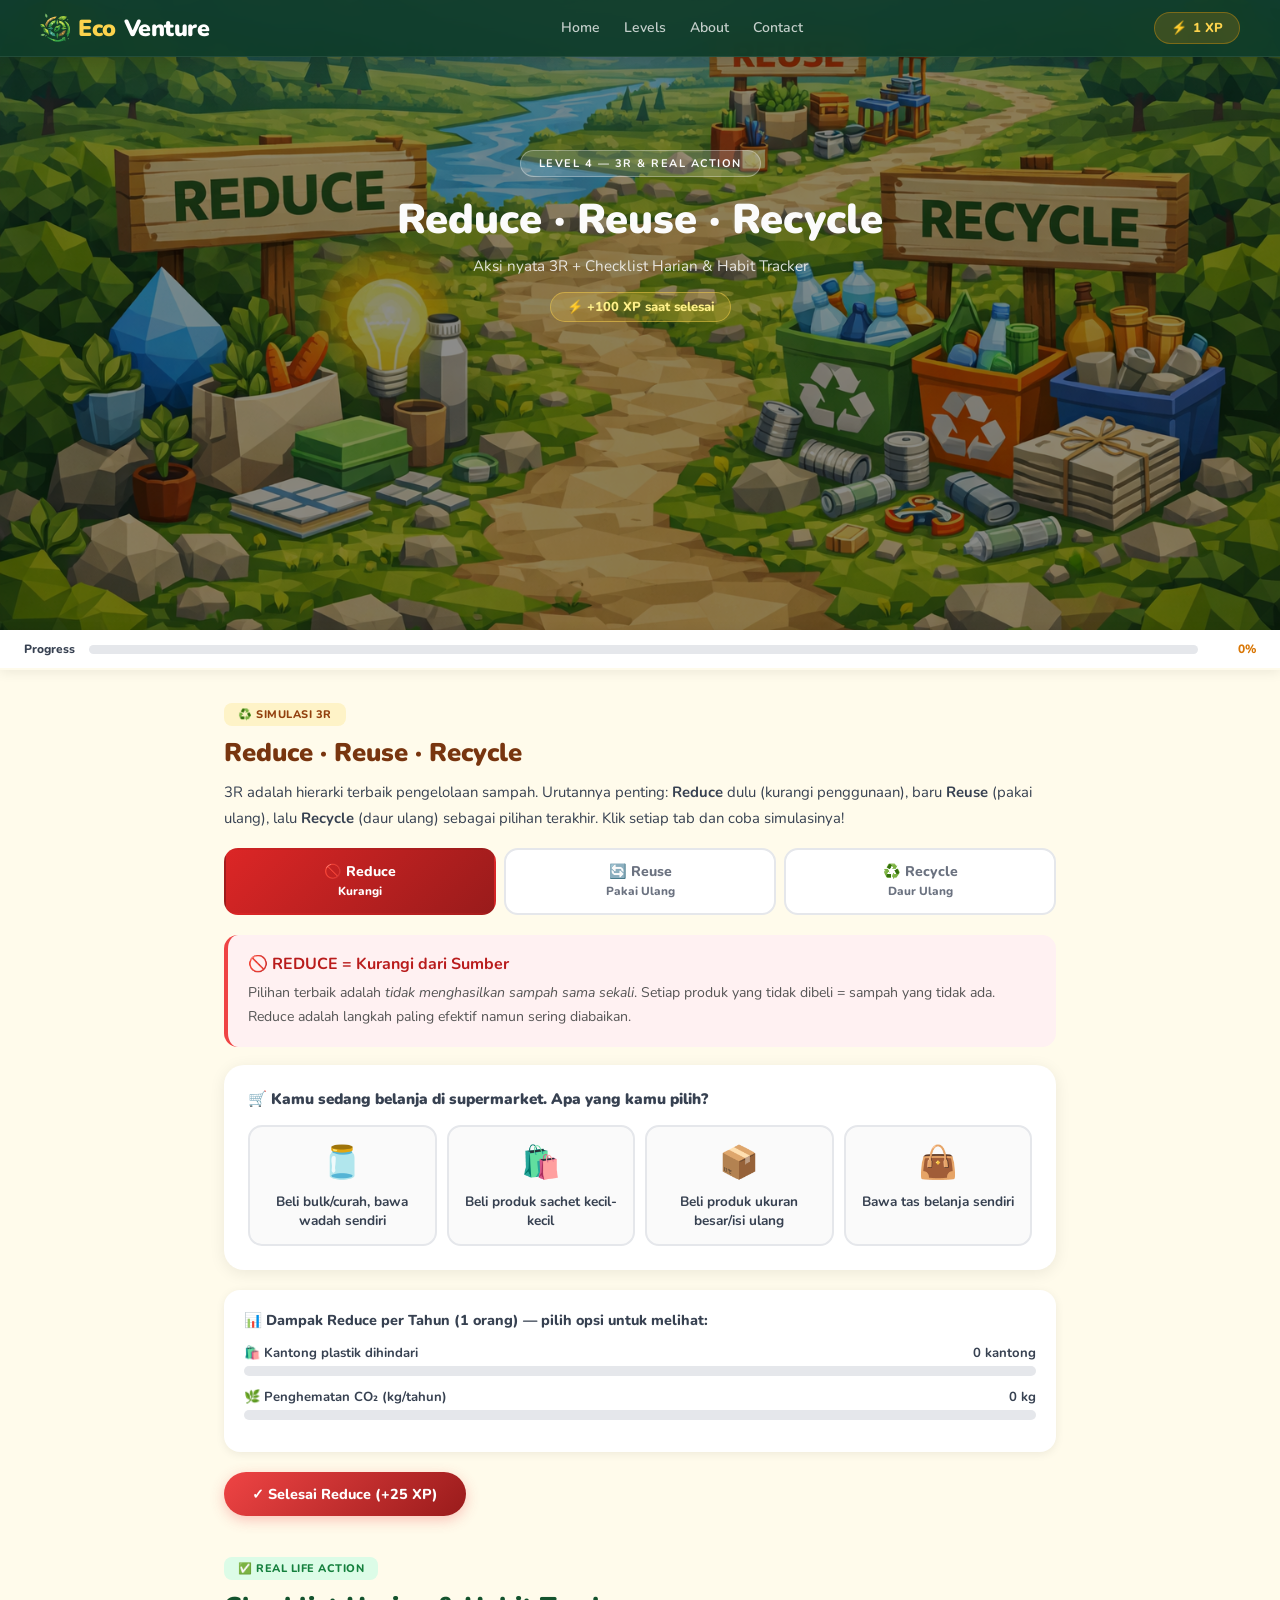
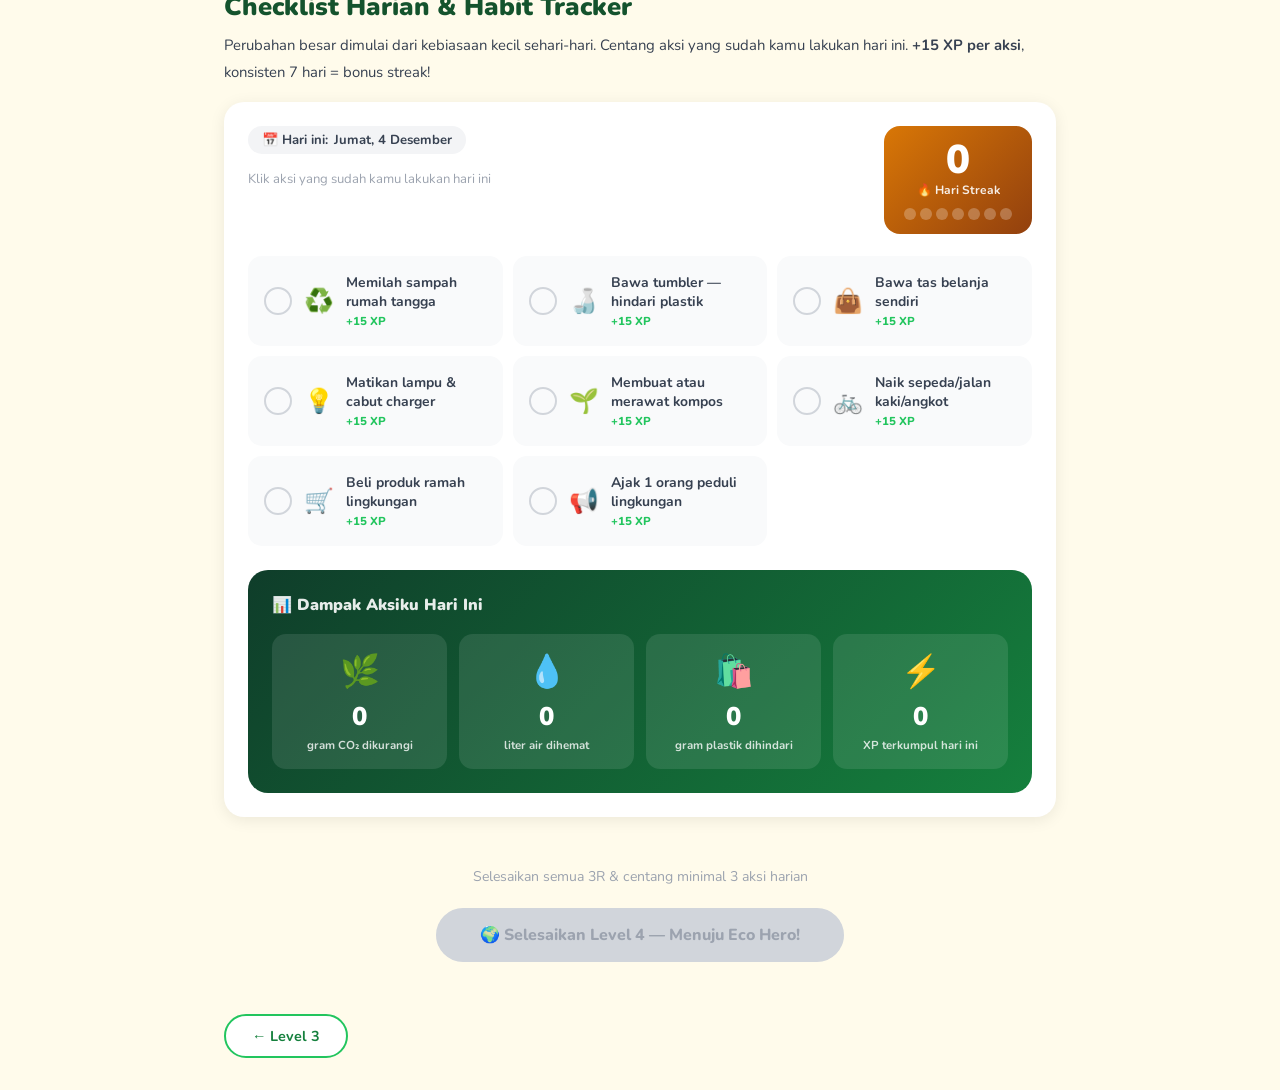
<file: level4.html>
<!DOCTYPE html>
<html lang="id">
<head>
<meta charset="UTF-8">
<meta name="viewport" content="width=device-width,initial-scale=1">
<title>Level 4 – 3R & Real Action | EcoVenture</title>
<link rel="preconnect" href="https://fonts.googleapis.com">
<link href="https://fonts.googleapis.com/css2?family=Nunito:wght@400;500;600;700;800;900&family=Nunito+Sans:wght@400;600&display=swap" rel="stylesheet">
<link rel="stylesheet" href="css/main.css">
<style>
body { background: #FFFBEB; font-family: 'Nunito', sans-serif; }

/* ── Hero ── */
.lv-hero {
  background: url("assets/land5.png") center/cover no-repeat;
  color: #fbfbfb;
  padding: 55px 20px 45px;
  text-align: center;
  position: relative;
  overflow: hidden;
  padding-top: 150px;

  min-height: 70vh; 
  
}

.lv-hero::before {
  content: '';
  position: absolute;
  inset: 0;
   z-index: 0;
  background: rgba(0, 0, 0, 0.45); /* overlay gelap */
}

.lv-hero * {
  position: relative;
  z-index: 1;
}
.lv-badge {
  display: inline-block; background: rgba(255,255,255,.18); border: 1px solid rgba(255,255,255,.3);
  border-radius: 50px; padding: 5px 18px; font-size: 11px; font-weight: 700; letter-spacing: 1.5px;
  text-transform: uppercase; margin-bottom: 14px;
}
.lv-title { font-size: clamp(1.8rem, 4vw, 2.6rem); font-weight: 900; margin: 0 0 8px; }
.lv-subtitle { font-size: .95rem; opacity: .85; }
.xp-pill {
  display: inline-flex; align-items: center; gap: 6px;
  background:  rgba(252,211,77,.2); border: 1.5px solid rgba(252,211,77,.45);
  border-radius: 50px; padding: 5px 16px; font-size: 13px; font-weight: 800;
  color: #FEF08A; margin-top: 16px;
}

/* ── Progress ── */
.lv-progress {
  background: #fff; padding: 11px 24px; display: flex; align-items: center; gap: 14px;
  box-shadow: 0 2px 12px rgba(0,0,0,.08); position: sticky; top: 60px; z-index: 40;
  border-bottom: 2px solid #FFFBEB;
}
.lv-progress-bar { flex: 1; height: 9px; background: #E5E7EB; border-radius: 99px; overflow: hidden; }
.lv-progress-fill {
  height: 100%; background: linear-gradient(90deg, #D97706, #FBBF24);
  border-radius: 99px; transition: width .6s ease; width: 0%;
}
.lv-progress-label { font-size: 12px; font-weight: 800; color: #D97706; min-width: 44px; text-align: right; }

/* ── Section ── */
.lv-section { max-width: 880px; margin: 0 auto; padding: 32px 24px; }
.section-label {
  display: inline-flex; align-items: center; gap: 6px; border-radius: 8px;
  padding: 4px 14px; font-size: 11px; font-weight: 800; letter-spacing: .5px;
  margin-bottom: 12px; text-transform: uppercase;
}
.section-heading { font-size: clamp(1.2rem, 3vw, 1.6rem); font-weight: 900; margin: 0 0 10px; }
.section-body { color: #374151; line-height: 1.8; font-size: .93rem; margin-bottom: 16px; }

/* ── 3R Tabs ── */
.r3-tabs { display: flex; gap: 8px; margin-bottom: 20px; flex-wrap: wrap; }
.r3-tab {
  flex: 1; min-width: 100px; padding: 13px 8px; border: 2.5px solid #E5E7EB;
  background: #fff; border-radius: 14px; font-family: 'Nunito', sans-serif;
  font-size: .88rem; font-weight: 800; cursor: pointer; transition: .25s; text-align: center;
  color: #6B7280; line-height: 1.3;
}
.r3-tab:hover:not(.active) { border-color: #FCD34D; background: #FFFBEB; color: #374151; }
.r3-tab.done { position: relative; }
.r3-tab.done::after { content: '✓'; position: absolute; top: 6px; right: 8px; font-size: 10px; }
.r3-tab[data-r="reduce"].active  { background: linear-gradient(135deg, #DC2626, #991B1B); color: #fff; border-color: transparent; }
.r3-tab[data-r="reuse"].active   { background: linear-gradient(135deg, #1D4ED8, #1565C0); color: #fff; border-color: transparent; }
.r3-tab[data-r="recycle"].active { background: linear-gradient(135deg, #15803D, #14532D); color: #fff; border-color: transparent; }
.r3-pane { display: none; animation: fadeIn .3s ease; }
.r3-pane.active { display: block; }
@keyframes fadeIn { from{opacity:0;transform:translateY(6px)} to{opacity:1;transform:none} }

/* ── Sim Scene ── */
.sim-scene {
  background: #fff; border-radius: 20px; padding: 24px; box-shadow: 0 3px 16px rgba(0,0,0,.08);
  margin-bottom: 16px;
}
.sim-title { font-weight: 900; font-size: .95rem; margin-bottom: 16px; color: #374151; }
.sim-options { display: grid; grid-template-columns: repeat(auto-fit, minmax(170px, 1fr)); gap: 10px; }
.sim-opt {
  border: 2.5px solid #E5E7EB; border-radius: 14px; padding: 14px 12px;
  cursor: pointer; text-align: center; transition: .25s; background: #FAFAFA;
  font-size: .85rem; font-weight: 700; color: #374151; font-family: 'Nunito', sans-serif;
}
.sim-opt:hover:not(.chosen) { border-color: #FCD34D; background: #FFFBEB; transform: translateY(-2px); }
.sim-opt.chosen.good { background: linear-gradient(135deg,#F0FDF4,#DCFCE7); border-color: #22C55E; color: #14532D; }
.sim-opt.chosen.bad  { background: linear-gradient(135deg,#FFF1F2,#FFE4E6); border-color: #EF4444; color: #7F1D1D; }
.sim-opt-icon { font-size: 2rem; margin-bottom: 8px; display: block; }
.sim-result {
  display: none; padding: 12px 16px; border-radius: 10px; font-size: .86rem;
  line-height: 1.6; margin-top: 14px; border-left: 4px solid;
}
.sim-result.show { display: block; animation: fadeIn .3s ease; }
.sim-result.good { background: #F0FDF4; color: #14532D; border-color: #22C55E; }
.sim-result.bad  { background: #FFF1F2; color: #7F1D1D; border-color: #EF4444; }

/* ── Impact Bars ── */
.impact-bars { margin-top: 20px; background: #fff; border-radius: 16px; padding: 20px; box-shadow: 0 2px 10px rgba(0,0,0,.07); }
.impact-bars-title { font-weight: 800; font-size: .9rem; color: #374151; margin-bottom: 14px; }
.ib-row { margin-bottom: 12px; }
.ib-head { display: flex; justify-content: space-between; font-size: .82rem; font-weight: 700; color: #374151; margin-bottom: 4px; }
.ib-bar { height: 10px; background: #E5E7EB; border-radius: 99px; overflow: hidden; }
.ib-fill { height: 100%; border-radius: 99px; transition: width .8s ease; width: 0%; }

/* ── Recycle Slider ── */
.recycle-slider-wrap { background: #fff; border-radius: 20px; padding: 24px; box-shadow: 0 3px 16px rgba(0,0,0,.08); margin-bottom: 16px; }
.recycle-input { width: 100%; accent-color: #22C55E; cursor: pointer; margin: 10px 0; height: 6px; }
.recycle-stats { display: grid; grid-template-columns: repeat(3,1fr); gap: 12px; margin-top: 16px; }
.rec-stat { border-radius: 14px; padding: 16px 12px; text-align: center; }
.rec-val { font-size: 1.6rem; font-weight: 900; margin-bottom: 4px; }
.rec-unit { font-size: .72rem; font-weight: 700; opacity: .8; }

/* ── Checklist Section ── */
.checklist-card {
  background: #fff; border-radius: 20px; padding: 24px;
  box-shadow: 0 3px 16px rgba(0,0,0,.08); overflow: hidden;
}
.checklist-header {
  display: flex; justify-content: space-between; align-items: flex-start;
  flex-wrap: wrap; gap: 14px; margin-bottom: 22px;
}
.streak-card {
  background: linear-gradient(135deg, #D97706, #92400E);
  color: #fff; border-radius: 16px; padding: 14px 20px; text-align: center;
  min-width: 120px;
}
.streak-num { font-size: 2.5rem; font-weight: 900; line-height: 1; }
.streak-lbl { font-size: .75rem; opacity: .9; font-weight: 700; margin-top: 2px; }
.streak-days { display: flex; gap: 4px; margin-top: 10px; justify-content: center; }
.streak-dot { width: 12px; height: 12px; border-radius: 50%; background: rgba(255,255,255,.25); transition: .3s; }
.streak-dot.filled { background: #FDE047; box-shadow: 0 0 6px rgba(253,224,71,.6); }

.checklist-grid { display: grid; grid-template-columns: repeat(auto-fit, minmax(240px, 1fr)); gap: 10px; }
.check-item {
  background: #F9FAFB; border-radius: 14px; padding: 15px 14px;
  display: flex; align-items: center; gap: 12px; cursor: pointer;
  transition: .25s; border: 2.5px solid transparent;
}
.check-item:hover { border-color: #FCD34D; background: #FFFBEB; transform: translateX(3px); }
.check-item.checked { background: #F0FDF4; border-color: #22C55E; }
.check-item.checked:hover { background: #DCFCE7; }
.ci-check {
  width: 28px; height: 28px; border-radius: 50%; border: 2.5px solid #D1D5DB;
  display: flex; align-items: center; justify-content: center; font-size: .9rem;
  flex-shrink: 0; transition: .2s;
}
.check-item.checked .ci-check { background: #22C55E; border-color: #22C55E; color: #fff; }
.ci-icon { font-size: 1.5rem; flex-shrink: 0; }
.ci-text { flex: 1; }
.ci-label { font-size: .87rem; font-weight: 700; color: #374151; margin-bottom: 2px; }
.ci-xp { font-size: .72rem; color: #22C55E; font-weight: 800; }

/* ── Today's Date ── */
.today-chip {
  display: inline-flex; align-items: center; gap: 6px;
  background: #F3F4F6; border-radius: 99px; padding: 5px 14px;
  font-size: .82rem; font-weight: 700; color: #374151; margin-bottom: 16px;
}

/* ── Impact Calculator ── */
.impact-calc {
  background: linear-gradient(135deg, #0F3D2A, #15803D);
  border-radius: 20px; padding: 24px; color: #fff; margin-top: 24px;
}
.impact-calc-title { font-weight: 900; font-size: 1rem; margin-bottom: 18px; opacity: .9; }
.calc-grid { display: grid; grid-template-columns: repeat(auto-fit, minmax(140px, 1fr)); gap: 12px; }
.calc-box { border-radius: 14px; padding: 16px 12px; text-align: center; background: rgba(255,255,255,.1); }
.calc-icon { font-size: 2rem; margin-bottom: 6px; display: block; }
.calc-val { font-size: 1.6rem; font-weight: 900; margin-bottom: 3px; transition: .5s; }
.calc-unit { font-size: .72rem; font-weight: 700; opacity: .8; }

/* ── Section Banner ── */
.info-banner {
  border-radius: 14px; padding: 18px 20px; margin-bottom: 18px; border-left: 4px solid;
}
.info-banner p { font-size: .88rem; margin: 6px 0 0; line-height: 1.7; }

/* ── Part Done Button ── */
.btn-part-done {
  margin-top: 20px; padding: 12px 28px; border: none; border-radius: 50px;
  font-family: 'Nunito', sans-serif; font-size: .9rem; font-weight: 800;
  cursor: pointer; transition: .2s; display: block;
}
.btn-part-done:hover:not(:disabled) { transform: translateY(-2px); }

/* ── Complete ── */
.lv-complete { max-width: 880px; margin: 0 auto; padding: 16px 24px 52px; text-align: center; }
.hint-text { font-size: .88rem; color: #9CA3AF; margin-bottom: 18px; }
.btn-complete {
  background: linear-gradient(135deg, #D97706, #0F3D2A);
  color: #fff; border: none; border-radius: 50px; padding: 16px 44px;
  font-size: 1rem; font-weight: 800; cursor: pointer; font-family: 'Nunito', sans-serif;
  transition: .2s; box-shadow: 0 6px 20px rgba(217,119,6,.35);
}
.btn-complete:hover:not(:disabled) { transform: translateY(-3px); box-shadow: 0 10px 28px rgba(217,119,6,.45); }
.btn-complete:disabled { background: #D1D5DB; cursor: not-allowed; box-shadow: none; color: #9CA3AF; }
.nav-footer {
  display: flex; justify-content: space-between; align-items: center;
  max-width: 880px; margin: 0 auto; padding: 0 24px 32px;
}
.btn-nav {
  background: #fff; border: 2px solid #22C55E; color: #15803D;
  border-radius: 50px; padding: 10px 26px; font-size: .9rem; font-weight: 700;
  cursor: pointer; text-decoration: none; font-family: 'Nunito', sans-serif; transition: .2s;
}
.btn-nav:hover { background: #22C55E; color: #fff; }
.btn-nav.next {
  background: linear-gradient(135deg, #D97706, #92400E); color: #fff;
  border-color: transparent; box-shadow: 0 4px 14px rgba(217,119,6,.35);
}
.btn-nav.next:hover { opacity: .9; transform: translateY(-1px); }
</style>
</head>
<body>
<div id="nav-placeholder"></div>

<!-- Hero -->
<div class="lv-hero">
  <div class="lv-badge"> LEVEL 4 — 3R & REAL ACTION</div>
  <div class="lv-title"> Reduce · Reuse · Recycle</div>
  <div class="lv-subtitle">Aksi nyata 3R + Checklist Harian & Habit Tracker</div>
  <div class="xp-pill">⚡ +100 XP saat selesai</div>
</div>

<!-- Progress -->
<div class="lv-progress">
  <span style="font-size:12px;font-weight:800;color:#374151">Progress</span>
  <div class="lv-progress-bar"><div class="lv-progress-fill" id="prog-fill"></div></div>
  <span class="lv-progress-label" id="prog-lbl">0%</span>
</div>

<!-- SECTION 1: 3R Simulation -->
<div class="lv-section">
  <div class="section-label" style="background:#FEF3C7;color:#92400E">♻️ SIMULASI 3R</div>
  <h2 class="section-heading" style="color:#78350F">Reduce · Reuse · Recycle</h2>
  <p class="section-body">
    3R adalah hierarki terbaik pengelolaan sampah. Urutannya penting:
    <strong>Reduce</strong> dulu (kurangi penggunaan), baru <strong>Reuse</strong> (pakai ulang),
    lalu <strong>Recycle</strong> (daur ulang) sebagai pilihan terakhir.
    Klik setiap tab dan coba simulasinya!
  </p>

  <div class="r3-tabs">
    <button class="r3-tab active" data-r="reduce" onclick="switchR('reduce')">🚫 Reduce<br><small>Kurangi</small></button>
    <button class="r3-tab" data-r="reuse" onclick="switchR('reuse')">🔄 Reuse<br><small>Pakai Ulang</small></button>
    <button class="r3-tab" data-r="recycle" onclick="switchR('recycle')">♻️ Recycle<br><small>Daur Ulang</small></button>
  </div>

  <!-- REDUCE -->
  <div class="r3-pane active" id="r3-reduce">
    <div class="info-banner" style="background:#FFF1F2;border-color:#EF4444">
      <strong style="color:#B91C1C">🚫 REDUCE = Kurangi dari Sumber</strong>
      <p style="color:#555">Pilihan terbaik adalah <em>tidak menghasilkan sampah sama sekali</em>. Setiap produk yang tidak dibeli = sampah yang tidak ada. Reduce adalah langkah paling efektif namun sering diabaikan.</p>
    </div>
    <div class="sim-scene">
      <div class="sim-title">🛒 Kamu sedang belanja di supermarket. Apa yang kamu pilih?</div>
      <div class="sim-options">
        <div class="sim-opt" onclick="chooseR('reduce', this, '✅ Belanja produk bulk pakai wadah sendiri = 0 kemasan plastik! Hemat uang juga.', 'good')">
          <span class="sim-opt-icon">🫙</span>Beli bulk/curah, bawa wadah sendiri
        </div>
        <div class="sim-opt" onclick="chooseR('reduce', this, '❌ Produk sachet hasilkan 10× lebih banyak plastik per pemakaian. Mahal & boros!', 'bad')">
          <span class="sim-opt-icon">🛍️</span>Beli produk sachet kecil-kecil
        </div>
        <div class="sim-opt" onclick="chooseR('reduce', this, '✅ Beli ukuran besar = lebih sedikit kemasan per unit. Kurangi frekuensi belanja & sampah!', 'good')">
          <span class="sim-opt-icon">📦</span>Beli produk ukuran besar/isi ulang
        </div>
        <div class="sim-opt" onclick="chooseR('reduce', this, '✅ Membawa tas sendiri menghilangkan kebutuhan 520 kantong plastik/tahun per orang!', 'good')">
          <span class="sim-opt-icon">👜</span>Bawa tas belanja sendiri
        </div>
      </div>
      <div class="sim-result" id="res-reduce"></div>
    </div>
    <div class="impact-bars" id="impact-reduce">
      <div class="impact-bars-title">📊 Dampak Reduce per Tahun (1 orang) — pilih opsi untuk melihat:</div>
      <div class="ib-row">
        <div class="ib-head"><span>🛍️ Kantong plastik dihindari</span><span id="v-bags">0 kantong</span></div>
        <div class="ib-bar"><div class="ib-fill" id="b-bags" style="background:#EF4444"></div></div>
      </div>
      <div class="ib-row">
        <div class="ib-head"><span>🌿 Penghematan CO₂ (kg/tahun)</span><span id="v-co2r">0 kg</span></div>
        <div class="ib-bar"><div class="ib-fill" id="b-co2r" style="background:#22C55E"></div></div>
      </div>
    </div>
    <button class="btn-part-done" id="btn-reduce"
      style="background:linear-gradient(135deg,#EF4444,#991B1B);color:#fff;box-shadow:0 4px 14px rgba(239,68,68,.3)"
      onclick="completeR('reduce')">✓ Selesai Reduce (+25 XP)</button>
  </div>

  <!-- REUSE -->
  <div class="r3-pane" id="r3-reuse">
    <div class="info-banner" style="background:#EFF6FF;border-color:#3B82F6">
      <strong style="color:#1E3A8A">🔄 REUSE = Pakai Ulang, Beri Kehidupan Kedua</strong>
      <p style="color:#555">Sebelum membuang, tanya: <em>"Bisakah ini dipakai lagi?"</em> Reuse memperpanjang umur produk dan menunda perjalanan barang ke TPA. Hemat uang sekaligus hemat sumber daya.</p>
    </div>
    <div class="sim-scene">
      <div class="sim-title">📦 Kamu punya banyak kardus bekas. Apa yang kamu lakukan?</div>
      <div class="sim-options">
        <div class="sim-opt" onclick="chooseR('reuse', this, '✅ Upcycling kardus = kreasi tanpa beli baru! 1 kardus bisa jadi rak, organizer, bahkan furnitur sederhana.', 'good')">
          <span class="sim-opt-icon">🎨</span>Ubah jadi rak atau organizer DIY
        </div>
        <div class="sim-opt" onclick="chooseR('reuse', this, '❌ Langsung buang = kehilangan peluang! 1 ton kertas daur ulang bisa hemat 17 pohon.', 'bad')">
          <span class="sim-opt-icon">🗑️</span>Langsung buang ke tempat sampah
        </div>
        <div class="sim-opt" onclick="chooseR('reuse', this, '✅ Donasi ke pemulung/bank sampah = ekonomi sirkular berputar dengan benar! Win-win!', 'good')">
          <span class="sim-opt-icon">🤝</span>Donasi ke pemulung atau bank sampah
        </div>
        <div class="sim-opt" onclick="chooseR('reuse', this, '✅ Pakai ulang untuk packing = hemat biaya & kurangi demand kardus baru. Siklus diperpanjang!', 'good')">
          <span class="sim-opt-icon">📬</span>Pakai lagi untuk kirim paket
        </div>
      </div>
      <div class="sim-result" id="res-reuse"></div>
    </div>
    <button class="btn-part-done" id="btn-reuse"
      style="background:linear-gradient(135deg,#3B82F6,#1565C0);color:#fff;box-shadow:0 4px 14px rgba(59,130,246,.3)"
      onclick="completeR('reuse')">✓ Selesai Reuse (+25 XP)</button>
  </div>

  <!-- RECYCLE -->
  <div class="r3-pane" id="r3-recycle">
    <div class="info-banner" style="background:#F0FDF4;border-color:#22C55E">
      <strong style="color:#14532D">♻️ RECYCLE = Ubah Menjadi Bahan Baru</strong>
      <p style="color:#555">Recycle mengubah sampah menjadi bahan baku baru melalui proses industri. Efektif, tapi butuh energi. Itulah kenapa Reduce & Reuse harus didahulukan. Tapi jika sudah ada, daur ulang jauh lebih baik dari TPA!</p>
    </div>
    <div class="recycle-slider-wrap">
      <div class="sim-title">🔢 Hitung dampak daur ulangmu — geser slider:</div>
      <label style="font-size:.88rem;font-weight:800;color:#374151">
        Botol plastik yang kamu daur ulang per bulan:
        <strong id="bottle-display" style="color:#22C55E;font-size:1.1rem">10</strong> botol
      </label>
      <input type="range" id="bottle-slider" class="recycle-input" min="0" max="60" value="10" oninput="updateRecycle(this.value)">
      <div class="recycle-stats">
        <div class="rec-stat" style="background:#F0FDF4">
          <span class="calc-icon">⚡</span>
          <div class="rec-val" id="r-energy" style="color:#22C55E">10</div>
          <div class="rec-unit" style="color:#15803D">Wh energi hemat/bln</div>
        </div>
        <div class="rec-stat" style="background:#EFF6FF">
          <span class="calc-icon">💧</span>
          <div class="rec-val" id="r-water" style="color:#1D4ED8">30</div>
          <div class="rec-unit" style="color:#1565C0">liter air hemat/bln</div>
        </div>
        <div class="rec-stat" style="background:#FEF3C7">
          <span class="calc-icon">🌿</span>
          <div class="rec-val" id="r-co2" style="color:#D97706">0.3</div>
          <div class="rec-unit" style="color:#92400E">kg CO₂ dikurangi/bln</div>
        </div>
      </div>
    </div>
    <button class="btn-part-done" id="btn-recycle"
      style="background:linear-gradient(135deg,#22C55E,#14532D);color:#fff;box-shadow:0 4px 14px rgba(34,197,94,.3)"
      onclick="completeR('recycle')">✓ Selesai Recycle (+25 XP)</button>
  </div>
</div>

<!-- SECTION 2: Daily Checklist -->
<div class="lv-section" style="padding-top:8px">
  <div class="section-label" style="background:#DCFCE7;color:#15803D">✅ REAL LIFE ACTION</div>
  <h2 class="section-heading" style="color:#14532D">Checklist Harian & Habit Tracker</h2>
  <p class="section-body">
    Perubahan besar dimulai dari kebiasaan kecil sehari-hari.
    Centang aksi yang sudah kamu lakukan hari ini. <strong>+15 XP per aksi</strong>, konsisten 7 hari = bonus streak!
  </p>

  <div class="checklist-card">
    <div class="checklist-header">
      <div>
        <div class="today-chip">📅 Hari ini: <span id="today-date">-</span></div>
        <div style="font-size:.82rem;color:#9CA3AF">Klik aksi yang sudah kamu lakukan hari ini</div>
      </div>
      <div class="streak-card">
        <div class="streak-num" id="streak-num">0</div>
        <div class="streak-lbl">🔥 Hari Streak</div>
        <div class="streak-days" id="streak-dots"></div>
      </div>
    </div>

    <div class="checklist-grid" id="checklist-grid"></div>

    <!-- Impact Calculator -->
    <div class="impact-calc">
      <div class="impact-calc-title">📊 Dampak Aksiku Hari Ini</div>
      <div class="calc-grid">
        <div class="calc-box">
          <span class="calc-icon">🌿</span>
          <div class="calc-val" id="calc-co2">0</div>
          <div class="calc-unit">gram CO₂ dikurangi</div>
        </div>
        <div class="calc-box">
          <span class="calc-icon">💧</span>
          <div class="calc-val" id="calc-water">0</div>
          <div class="calc-unit">liter air dihemat</div>
        </div>
        <div class="calc-box">
          <span class="calc-icon">🛍️</span>
          <div class="calc-val" id="calc-plastic">0</div>
          <div class="calc-unit">gram plastik dihindari</div>
        </div>
        <div class="calc-box">
          <span class="calc-icon">⚡</span>
          <div class="calc-val" id="calc-xp">0</div>
          <div class="calc-unit">XP terkumpul hari ini</div>
        </div>
      </div>
    </div>
  </div>
</div>

<!-- Complete -->
<div class="lv-complete">
  <p class="hint-text" id="hint-txt">Selesaikan semua 3R & centang minimal 3 aksi harian</p>
  <button class="btn-complete" id="btn-done" disabled onclick="doComplete()">
    🌍 Selesaikan Level 4 — Menuju Eco Hero!
  </button>
</div>
<div class="nav-footer">
  <a href="level3.html" class="btn-nav">← Level 3</a>
  <a href="eco-hero.html" class="btn-nav next" id="btn-next" style="display:none">🏆 Eco Hero!</a>
</div>

<script src="js/state.js"></script>
<script src="js/nav.js"></script>
<script>
const rDone = { reduce: false, reuse: false, recycle: false };
let checksDoneToday = 0;
let dailyXP = 0;
const DONE = EcoState.getLevelState(4) === 'done';

// ─── 3R Tab ───
function switchR(id) {
  document.querySelectorAll('.r3-tab').forEach(b => b.classList.remove('active'));
  document.querySelectorAll('.r3-pane').forEach(p => p.classList.remove('active'));
  document.querySelector(`[data-r="${id}"]`).classList.add('active');
  document.getElementById('r3-' + id).classList.add('active');
}

// ─── R3 Choices ───
const choiceMade = { reduce: false, reuse: false, recycle: false };
function chooseR(tab, el, msg, type) {
  // Allow multiple clicks but show result
  document.querySelectorAll(`#r3-${tab} .sim-opt`).forEach(o => {
    o.classList.remove('chosen', 'good', 'bad');
  });
  el.classList.add('chosen', type);
  const res = document.getElementById('res-' + tab);
  res.textContent = msg;
  res.className = 'sim-result show ' + type;
  EcoState.addXP(5); updateNavXP(); showXPToast(5, 'pilihan!');

  if (!choiceMade[tab]) {
    choiceMade[tab] = true;
    // Update impact bars for reduce
    if (tab === 'reduce') updateReduceBars(type === 'good');
  }
  updateProgress();
}

function updateReduceBars(isGood) {
  const bags = isGood ? 520 : 50;
  const co2 = isGood ? 8.5 : 0.8;
  document.getElementById('v-bags').textContent = bags + ' kantong';
  document.getElementById('v-co2r').textContent = co2 + ' kg';
  document.getElementById('b-bags').style.width = Math.min(100, bags / 5.2) + '%';
  document.getElementById('b-co2r').style.width = Math.min(100, co2 / 0.085) + '%';
}

function completeR(tab) {
  if (rDone[tab]) return;
  rDone[tab] = true;
  const btn = document.getElementById('btn-' + tab);
  btn.textContent = '✅ Selesai!'; btn.disabled = true;
  document.querySelector(`[data-r="${tab}"]`).classList.add('done');
  EcoState.addXP(25); updateNavXP(); showXPToast(25, tab + ' selesai!');
  updateProgress();
}

// ─── Recycle slider ───
function updateRecycle(val) {
  document.getElementById('bottle-display').textContent = val;
  document.getElementById('r-energy').textContent = Math.round(val * 1.0);
  document.getElementById('r-water').textContent = Math.round(val * 3.0);
  document.getElementById('r-co2').textContent = (val * 0.03).toFixed(2);
  EcoState.addXP(1); updateNavXP();
}
updateRecycle(10);

// ─── Checklist ───
const CHECK_ITEMS = [
  { key:'pilah',    icon:'♻️', label:'Memilah sampah rumah tangga',      xp:15, co2:200, water:2, plastic:10 },
  { key:'tumbler',  icon:'🍶', label:'Bawa tumbler — hindari plastik',   xp:15, co2:80,  water:1, plastic:20 },
  { key:'tas',      icon:'👜', label:'Bawa tas belanja sendiri',          xp:15, co2:60,  water:0, plastic:30 },
  { key:'hemat',    icon:'💡', label:'Matikan lampu & cabut charger',     xp:15, co2:150, water:0, plastic:0  },
  { key:'kompos',   icon:'🌱', label:'Membuat atau merawat kompos',       xp:15, co2:300, water:0, plastic:0  },
  { key:'naik',     icon:'🚲', label:'Naik sepeda/jalan kaki/angkot',    xp:15, co2:500, water:0, plastic:0  },
  { key:'beli',     icon:'🛒', label:'Beli produk ramah lingkungan',      xp:15, co2:100, water:5, plastic:50 },
  { key:'share',    icon:'📢', label:'Ajak 1 orang peduli lingkungan',   xp:15, co2:0,   water:0, plastic:0  },
];

function renderChecklist() {
  const today = new Date().toDateString();
  document.getElementById('today-date').textContent = new Date().toLocaleDateString('id-ID', { weekday:'long', day:'numeric', month:'long' });
  const checked = EcoState.getCheckedToday();
  const grid = document.getElementById('checklist-grid');
  grid.innerHTML = '';
  checksDoneToday = checked.length;
  let totalCO2 = 0, totalWater = 0, totalPlastic = 0;

  CHECK_ITEMS.forEach(item => {
    const isChecked = checked.includes(item.key);
    if (isChecked) { totalCO2 += item.co2; totalWater += item.water; totalPlastic += item.plastic; }
    const div = document.createElement('div');
    div.className = 'check-item' + (isChecked ? ' checked' : '');
    div.innerHTML = `
      <div class="ci-check">${isChecked ? '✓' : ''}</div>
      <div class="ci-icon">${item.icon}</div>
      <div class="ci-text">
        <div class="ci-label">${item.label}</div>
        <div class="ci-xp">+${item.xp} XP ${isChecked ? '✅' : ''}</div>
      </div>`;
    div.onclick = () => toggleCheck(item.key, div, item);
    grid.appendChild(div);
  });

  // Update calculators
  document.getElementById('calc-co2').textContent = totalCO2;
  document.getElementById('calc-water').textContent = totalWater;
  document.getElementById('calc-plastic').textContent = totalPlastic;
  document.getElementById('calc-xp').textContent = dailyXP;
  updateStreakDots();
  updateProgress();
}

function toggleCheck(key, el, item) {
  const checked = EcoState.getCheckedToday();
  if (checked.includes(key)) return; // already checked today
  el.classList.add('checked');
  el.querySelector('.ci-check').textContent = '✓';
  el.querySelector('.ci-xp').textContent = '+' + item.xp + ' XP ✅';
  EcoState.doCheckin(key);
  EcoState.addXP(item.xp); updateNavXP(); showXPToast(item.xp, item.label + '!');
  dailyXP += item.xp;
  checksDoneToday++;

  // Update impact display
  const allChecked = EcoState.getCheckedToday();
  let co2 = 0, water = 0, plastic = 0;
  CHECK_ITEMS.forEach(i => { if (allChecked.includes(i.key)) { co2 += i.co2; water += i.water; plastic += i.plastic; } });
  animateCounter('calc-co2', co2);
  animateCounter('calc-water', water);
  animateCounter('calc-plastic', plastic);
  animateCounter('calc-xp', dailyXP);
  updateStreakDots();
  updateProgress();
}

function animateCounter(id, target) {
  const el = document.getElementById(id);
  const current = parseInt(el.textContent) || 0;
  const diff = target - current;
  if (diff <= 0) { el.textContent = target; return; }
  let step = 0;
  const interval = setInterval(() => {
    step++;
    el.textContent = Math.round(current + diff * step / 15);
    if (step >= 15) { el.textContent = target; clearInterval(interval); }
  }, 30);
}

function updateStreakDots() {
  const streak = EcoState.getStreak();
  document.getElementById('streak-num').textContent = streak;
  const dots = document.getElementById('streak-dots');
  dots.innerHTML = '';
  for (let i = 0; i < 7; i++) {
    const dot = document.createElement('div');
    dot.className = 'streak-dot' + (i < streak ? ' filled' : '');
    dots.appendChild(dot);
  }
}

// ─── Overall progress ───
function updateProgress() {
  const rCount = Object.values(rDone).filter(Boolean).length;
  const checkCount = Math.min(3, checksDoneToday);
  const total = 3 + 3; // 3 R + 3 checks
  const done = rCount + checkCount;
  const pct = Math.min(100, Math.round(done / total * 100));
  document.getElementById('prog-fill').style.width = pct + '%';
  document.getElementById('prog-lbl').textContent = pct + '%';
  EcoState.setLevelProgress(4, pct);

  const allR = Object.values(rDone).every(Boolean);
  if ((allR && checksDoneToday >= 3) || DONE) {
    document.getElementById('btn-done').disabled = false;
    document.getElementById('hint-txt').textContent = '🎉 Luar biasa! Siap menjadi Eco Hero!';
  }
  if (DONE) document.getElementById('btn-next').style.display = 'inline-block';
}

function doComplete() {
  EcoState.completeLevel(4); updateNavXP();
  showNotif('🌍 Level 4 selesai! +100 XP · Eco Hero Badge!');
  document.getElementById('btn-done').textContent = '✅ Level 4 Selesai!';
  document.getElementById('btn-done').disabled = true;
  document.getElementById('btn-next').style.display = 'inline-block';
  setTimeout(() => {
    document.getElementById('btn-next').scrollIntoView({ behavior: 'smooth', block: 'center' });
  }, 500);
}

// ─── Init ───
if (DONE) {
  rDone.reduce = rDone.reuse = rDone.recycle = true;
  ['reduce', 'reuse', 'recycle'].forEach(r => {
    const b = document.getElementById('btn-' + r);
    if (b) { b.textContent = '✅ Selesai!'; b.disabled = true; }
    document.querySelector(`[data-r="${r}"]`).classList.add('done');
  });
  document.getElementById('btn-done').textContent = '✅ Sudah Selesai';
  document.getElementById('btn-done').disabled = true;
}

renderChecklist();
updateProgress();
updateNavXP();
</script>
</body>
</html>
</file>
<file: css/main.css>
/* =====================================================
   EcoVenture — Main Stylesheet v3
   TECHSOFT 2026 — HIMA-RPL Politeknik Negeri Indramayu
   Design: Natural Gamified — Lush & Energetic
   ===================================================== */

@import url('https://fonts.googleapis.com/css2?family=Nunito:wght@400;500;600;700;800;900&family=Nunito+Sans:wght@400;500;600&display=swap');

/* ── CSS Variables ── */
:root {
  --forest:     #0F3D2A;
  --forest-md:  #1B5E40;
  --green:      #22C55E;
  --green-lt:   #4ADE80;
  --green-dk:   #15803D;
  --green-bg:   #F0FDF4;
  --teal:       #0D9488;
  --sky:        #38BDF8;
  --sky-bg:     #F0F9FF;
  --amber:      #F59E0B;
  --amber-lt:   #FCD34D;
  --coral:      #EF4444;
  --coral-bg:   #FFF1F2;
  --purple:     #8B5CF6;
  --earth:      #92400E;
  --cream:      #FAFDF7;
  --white:      #FFFFFF;
  --dark:       #111827;
  --gray-600:   #4B5563;
  --gray-400:   #9CA3AF;
  --gray-200:   #E5E7EB;
  --gray-100:   #F9FAFB;
  --shadow-sm:  0 1px 3px rgba(0,0,0,.08), 0 1px 2px rgba(0,0,0,.06);
  --shadow-md:  0 4px 16px rgba(0,0,0,.10), 0 2px 6px rgba(0,0,0,.06);
  --shadow-lg:  0 10px 40px rgba(0,0,0,.12), 0 4px 12px rgba(0,0,0,.06);
  --shadow-xl:  0 20px 60px rgba(0,0,0,.15);
  --radius-sm:  8px;
  --radius:     14px;
  --radius-lg:  20px;
  --radius-xl:  28px;
}

.logo-icon {
  width: 30px;
  height: 30px;
}
/* ── Reset ── */
*, *::before, *::after { box-sizing: border-box; margin: 0; padding: 0; }
html { scroll-behavior: smooth; font-size: 16px; }
body {
  font-family: 'Nunito Sans', 'Nunito', sans-serif;
  color: var(--dark);
  background: var(--cream);
  overflow-x: hidden;
  -webkit-font-smoothing: antialiased;
}
a { text-decoration: none; color: inherit; }
img { max-width: 100%; display: block; }
button { cursor: pointer; font-family: 'Nunito', sans-serif; border: none; outline: none; }
ul { list-style: none; }

/* ── Typography ── */
h1, h2, h3, h4, h5 { font-family: 'Nunito', sans-serif; line-height: 1.2; }
h1 { font-size: clamp(2rem, 5vw, 3.5rem); font-weight: 900; }
h2 { font-size: clamp(1.5rem, 3vw, 2.2rem); font-weight: 800; }
h3 { font-size: clamp(1.1rem, 2vw, 1.5rem); font-weight: 700; }
p  { line-height: 1.75; font-size: clamp(14px, 1.5vw, 15px); }

/* ── Navbar ── */
.navbar {
  position: fixed; top: 0; left: 0; right: 0; z-index: 1000;
  display: flex; align-items: center; justify-content: space-between;
  padding: 12px 40px;
  background: rgba(15, 61, 42, 0.95);
  backdrop-filter: blur(12px);
  border-bottom: 1px solid rgba(255,255,255,.08);
  box-shadow: 0 2px 20px rgba(0,0,0,.2);
}
.navbar .logo {
  font-family: 'Nunito', sans-serif; font-weight: 900; font-size: 1.45rem;
  color: #fff; letter-spacing: -.5px;
  display: flex; align-items: center; gap: 8px;
}
.navbar .logo span { color: var(--amber-lt); }
.nav-links { display: flex; gap: 24px; align-items: center; }
.nav-links a {
  color: rgba(255,255,255,.75); font-family: 'Nunito', sans-serif;
  font-size: 14px; font-weight: 600;
  transition: .2s; padding: 4px 0; border-bottom: 2px solid transparent;
}
.nav-links a:hover, .nav-links a.active { color: #fff; border-bottom-color: var(--amber-lt); }
.nav-xp {
  display: flex; align-items: center; gap: 6px;
  background: rgba(245,158,11,.18); border: 1px solid rgba(245,158,11,.35);
  border-radius: 20px; padding: 6px 16px;
  font-family: 'Nunito', sans-serif; font-size: 13px;
  color: var(--amber-lt); font-weight: 800;
}
.hamburger { display: none; flex-direction: column; gap: 5px; cursor: pointer; }
.hamburger span { width: 25px; height: 2px; background: #fff; border-radius: 2px; transition: .3s; }
@media(max-width:768px){
  .navbar { padding: 12px 20px; }
  .nav-links { display: none; position: absolute; top: 100%; left: 0; right: 0;
    flex-direction: column; background: rgba(15,61,42,.98); padding: 20px;
    gap: 16px; border-bottom: 2px solid rgba(255,255,255,.1); }
  .nav-links.open { display: flex; }
  .hamburger { display: flex; }
}

/* ── XP Toast ── */
.xp-toast {
  position: fixed; bottom: 80px; right: 24px; z-index: 9999;
  background: linear-gradient(135deg, var(--forest-md), var(--forest));
  color: #fff; border-radius: var(--radius);
  padding: 10px 20px; font-family: 'Nunito', sans-serif; font-weight: 700; font-size: 15px;
  box-shadow: var(--shadow-lg);
  border: 1px solid rgba(255,255,255,.15);
  transform: translateY(20px) scale(0.9); opacity: 0;
  transition: .35s cubic-bezier(0.175, 0.885, 0.32, 1.275);
  pointer-events: none;
}
.xp-toast.show { transform: translateY(0) scale(1); opacity: 1; }
.xp-toast .xp-val { color: var(--amber-lt); font-size: 1.1em; }

/* ── Notification ── */
.notif {
  position: fixed; top: 80px; left: 50%; transform: translateX(-50%) translateY(-20px);
  background: var(--forest); color: #fff;
  border-radius: var(--radius); padding: 12px 24px;
  font-family: 'Nunito', sans-serif; font-weight: 700; font-size: 14px;
  box-shadow: var(--shadow-lg); border: 1px solid rgba(255,255,255,.15);
  opacity: 0; transition: .35s; z-index: 9999; pointer-events: none;
  white-space: nowrap;
}
.notif.show { opacity: 1; transform: translateX(-50%) translateY(0); }

/* ── Hero Section ── */
.hero {
  position: relative; min-height: 100vh;
  display: flex; flex-direction: column; align-items: center; justify-content: center;
  background: linear-gradient(175deg, #0F3D2A 0%, #15803D 40%, #22C55E 70%, #86EFAC 100%);
  overflow: hidden; padding-top: 70px;
}
.hero-text { position: relative; z-index: 10; text-align: center; padding: 0 20px; }
.hero-badge {
  display: inline-block; background: rgba(255,255,255,.15);
  border: 1px solid rgba(255,255,255,.3); border-radius: 20px;
  padding: 6px 18px; font-family: 'Nunito', sans-serif;
  font-size: 12px; font-weight: 700; color: #fff; letter-spacing: 1.5px;
  text-transform: uppercase; margin-bottom: 20px; backdrop-filter: blur(4px);
}
.hero-title {
  font-size: clamp(3rem, 8vw, 5.5rem); font-weight: 900; color: #fff;
  text-shadow: 0 4px 30px rgba(0,0,0,.25); margin-bottom: 8px;
}
.hero-title .eco { color: var(--amber-lt); }
.hero-tagline {
  font-family: 'Nunito', sans-serif; font-size: clamp(1rem, 2vw, 1.2rem);
  color: rgba(255,255,255,.88); font-weight: 600; margin-bottom: 8px;
}
.hero-typewriter {
  font-family: 'Nunito', sans-serif; font-size: clamp(.9rem, 1.5vw, 1rem);
  color: rgba(255,255,255,.7); min-height: 28px; margin-bottom: 36px;
}
.hero-cta {
  display: inline-flex; align-items: center; gap: 10px;
  background: var(--amber-lt); color: var(--forest);
  border-radius: 50px; padding: 15px 40px;
  font-size: 1rem; font-weight: 800; font-family: 'Nunito', sans-serif;
  box-shadow: 0 8px 32px rgba(245,159,11,.5);
  transition: .25s transform, .25s box-shadow;
}
.hero-cta:hover { transform: translateY(-3px); box-shadow: 0 14px 40px rgba(245,159,11,.55); }
.hero-cta .arrow { font-size: 1.2rem; transition: .25s; }
.hero-cta:hover .arrow { transform: translateX(4px); }
.scroll-hint {
  position: absolute; bottom: 28px; left: 50%; transform: translateX(-50%);
  z-index: 10; color: rgba(255,255,255,.6); font-size: 12px; font-family: 'Nunito', sans-serif;
  animation: bounce 2s infinite;
}
@keyframes bounce {
  0%,100% { transform: translateX(-50%) translateY(0); }
  50% { transform: translateX(-50%) translateY(-8px); }
}

/* ── Section shared ── */
.section { padding: 80px 40px; max-width: 1200px; margin: 0 auto; }
.section-bg-white { background: #fff; max-width: none; padding: 80px 40px; }
.section-bg-light { background: var(--green-bg); max-width: none; padding: 80px 40px; }
.section-title {
  font-family: 'Nunito', sans-serif; font-weight: 900;
  color: var(--forest); text-align: center; margin-bottom: 10px;
}
.section-sub { text-align: center; color: var(--gray-600); margin-bottom: 50px; font-size: 1rem; }

/* ── Map Section ── */
#map-section {
  padding: 60px 0;
  background: linear-gradient(180deg, #7DD3FC 0%, #BAE6FD 30%, #BBF7D0 70%, #86EFAC 100%);
}
#map-section .section-title, #map-section .section-sub { color: #0F3D2A; }
.map-container {
  position: relative; width: 100%; max-width: 1100px;
  height: 520px; margin: 0 auto;
  border-radius: 24px; overflow: hidden;
  box-shadow: var(--shadow-xl);
  cursor: grab; user-select: none;
}
.map-container:active { cursor: grabbing; }
.map-scene {
  position: absolute; width: 100%; height: 100%;
  transform-origin: center center;
  transition: transform .1s ease;
}
.map-hint {
  position: absolute; bottom: 16px; right: 16px; z-index: 50;
  background: rgba(15,61,42,.7); color: #fff;
  border-radius: 8px; padding: 6px 12px; font-size: 11px;
  font-family: 'Nunito', sans-serif; pointer-events: none;
}
.level-node {
  position: absolute; transform: translate(-50%,-50%);
  display: flex; flex-direction: column; align-items: center; gap: 4px; z-index: 20;
}
.node-btn {
  width: 52px; height: 52px; border-radius: 50%;
  display: flex; align-items: center; justify-content: center;
  font-family: 'Nunito', sans-serif; font-weight: 900; font-size: 16px;
  border: 3px solid rgba(255,255,255,.85);
  transition: .2s transform, .2s box-shadow;
}
.node-btn:hover:not([disabled]) { transform: scale(1.18); }
.node-locked .node-btn { background: #9CA3AF; color: rgba(255,255,255,.5); cursor: not-allowed; filter: grayscale(.7); }
.node-active .node-btn {
  background: linear-gradient(135deg, var(--amber-lt), #F59E0B);
  color: var(--forest); animation: pulse-node 2s infinite;
  box-shadow: 0 0 0 0 rgba(252,211,77,.7);
}
@keyframes pulse-node {
  0% { box-shadow: 0 0 0 0 rgba(252,211,77,.7); }
  70% { box-shadow: 0 0 0 18px rgba(252,211,77,0); }
  100% { box-shadow: 0 0 0 0 rgba(252,211,77,0); }
}
.node-done .node-btn {
  background: linear-gradient(135deg, var(--green), var(--green-dk)); color: #fff;
}
.node-label {
  font-family: 'Nunito', sans-serif; font-size: 10px; font-weight: 800;
  color: #fff; text-align: center;
  background: rgba(15,61,42,.65); border-radius: 6px; padding: 2px 8px;
  white-space: nowrap; max-width: 90px;
}
.node-done .node-label { background: rgba(21,128,61,.8); }
.node-locked .node-label { opacity: .6; }

/* ── Level Cards Grid ── */
.levels-grid {
  display: grid; grid-template-columns: repeat(auto-fit, minmax(260px, 1fr));
  gap: 20px; padding: 0 20px; max-width: 1100px; margin: 0 auto;
}
.level-card {
  background: #fff; border-radius: var(--radius-lg); overflow: hidden;
  box-shadow: var(--shadow-md);
  transition: .3s transform, .3s box-shadow;
  border: 2px solid transparent;
}
.level-card:hover { transform: translateY(-4px); box-shadow: var(--shadow-lg); }
.level-card.done { border-color: var(--green); }
.level-card.locked { opacity: .65; }
.card-header {
  padding: 22px 20px 12px;
  display: flex; align-items: center; gap: 14px;
}
.card-num {
  width: 46px; height: 46px; border-radius: 14px;
  display: flex; align-items: center; justify-content: center;
  font-size: 1.4rem; background: var(--green-bg);
  flex-shrink: 0;
}
.card-num.done { background: var(--green-dk); font-size: 1.1rem; color: #fff; font-weight: 900; }
.card-title { font-family: 'Nunito', sans-serif; font-weight: 800; font-size: 1rem; color: var(--forest); }
.card-desc { padding: 0 20px 14px; font-size: .85rem; color: var(--gray-600); line-height: 1.6; }
.progress-wrap { padding: 0 20px 12px; }
.progress-bar { height: 8px; background: var(--gray-200); border-radius: 99px; overflow: hidden; }
.progress-fill { height: 100%; background: linear-gradient(90deg, var(--green), var(--green-lt)); border-radius: 99px; transition: width .6s ease; }
.progress-label { font-size: 11px; color: var(--green-dk); font-weight: 700; margin-top: 4px; }
.card-xp {
  display: inline-block; margin: 0 20px 12px;
  background: var(--amber-lt); color: var(--forest);
  border-radius: 20px; padding: 2px 12px; font-size: 12px; font-weight: 800;
  font-family: 'Nunito', sans-serif;
}
.card-cta {
  display: block; margin: 0 20px 20px;
  background: linear-gradient(135deg, var(--green), var(--green-dk));
  color: #fff; border-radius: var(--radius-sm); padding: 10px 0;
  text-align: center; font-family: 'Nunito', sans-serif; font-weight: 700; font-size: .9rem;
  transition: .2s;
}
.card-cta:hover { opacity: .9; transform: translateY(-1px); }
.card-cta.locked { background: var(--gray-200); color: var(--gray-400); cursor: not-allowed; pointer-events: none; }

/* ── Spin animation ── */
@keyframes spin { to { transform: rotate(360deg); } }

/* ── Footer ── */
footer {
  background: var(--forest); color: rgba(255,255,255,.7);
  text-align: center; padding: 40px 20px;
  font-size: 14px; font-family: 'Nunito', sans-serif;
}
.footer-logo {
  font-weight: 900; font-size: 1.3rem; color: #fff; margin-bottom: 10px;
}
.footer-logo span { color: var(--amber-lt); }

/* ── Scroll reveal ── */
.reveal { opacity: 0; transform: translateY(24px); transition: .6s ease; }
.reveal.visible { opacity: 1; transform: none; }
</file>
